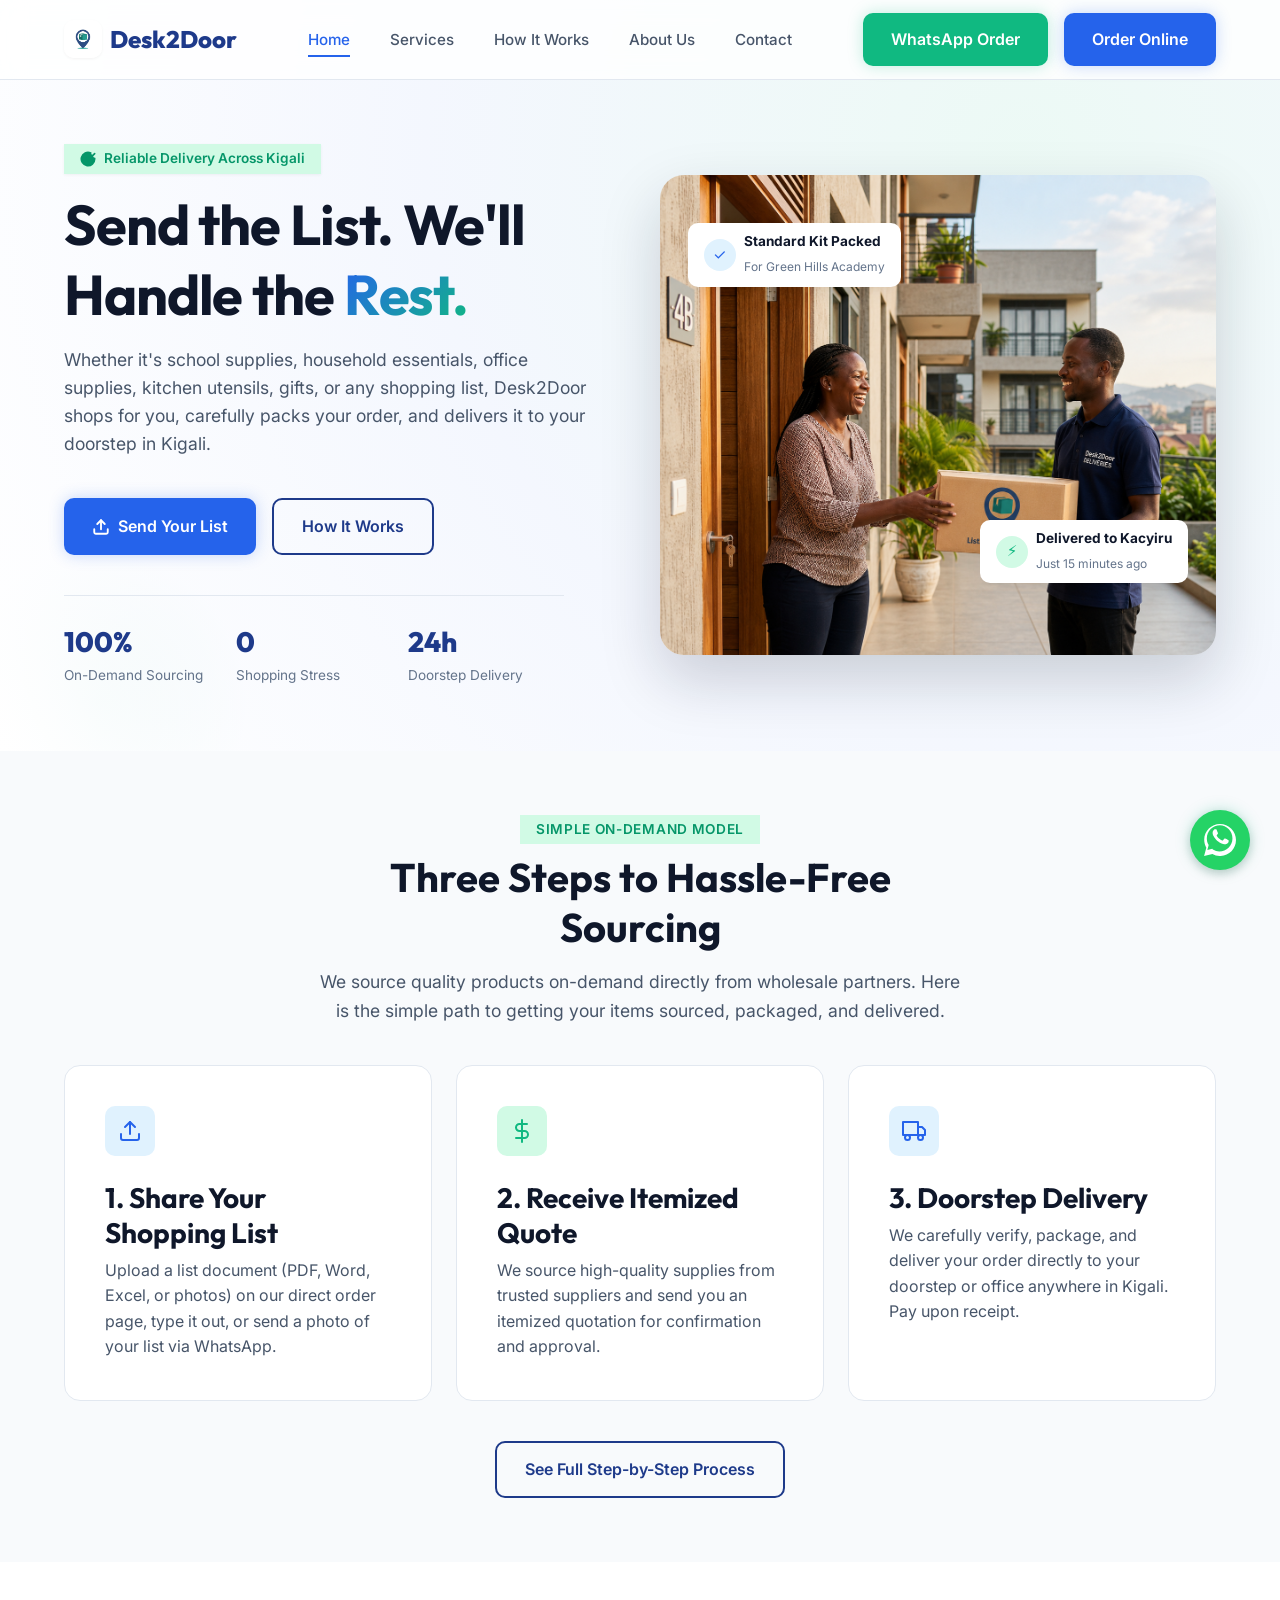
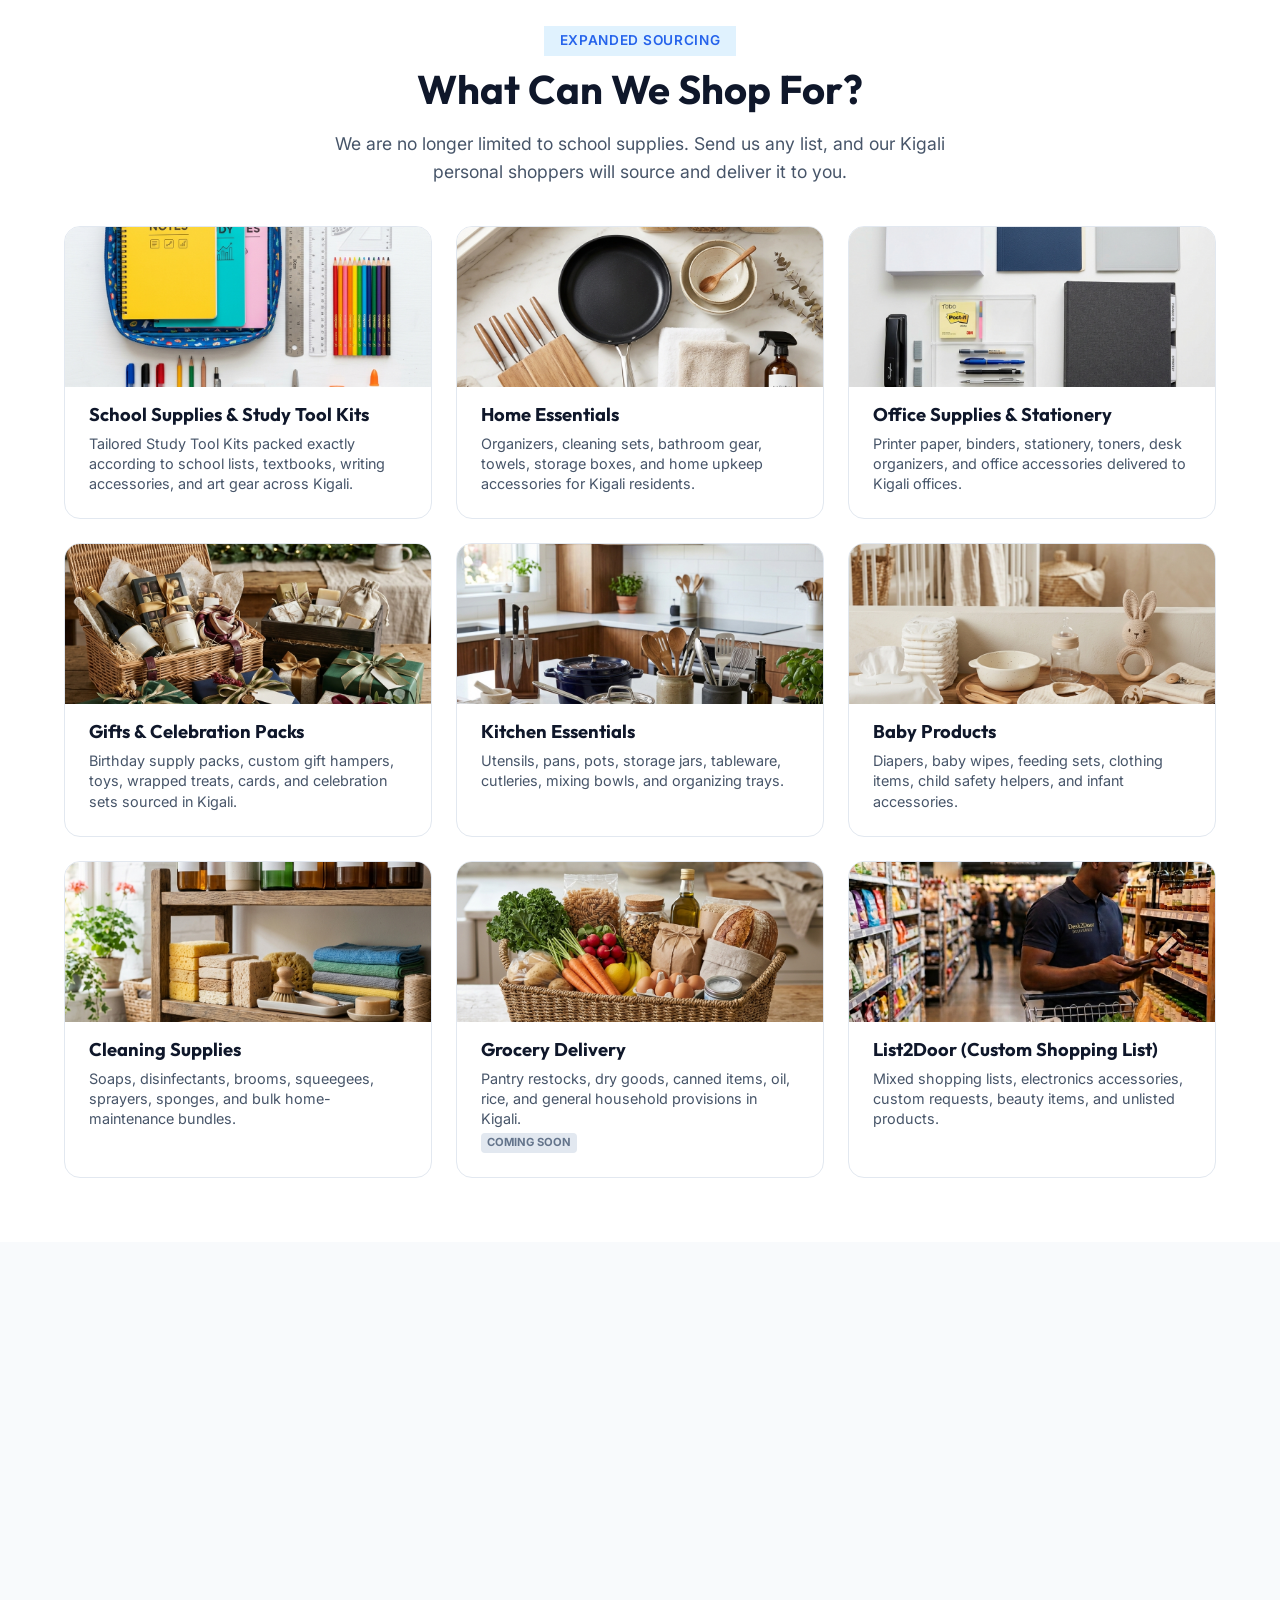
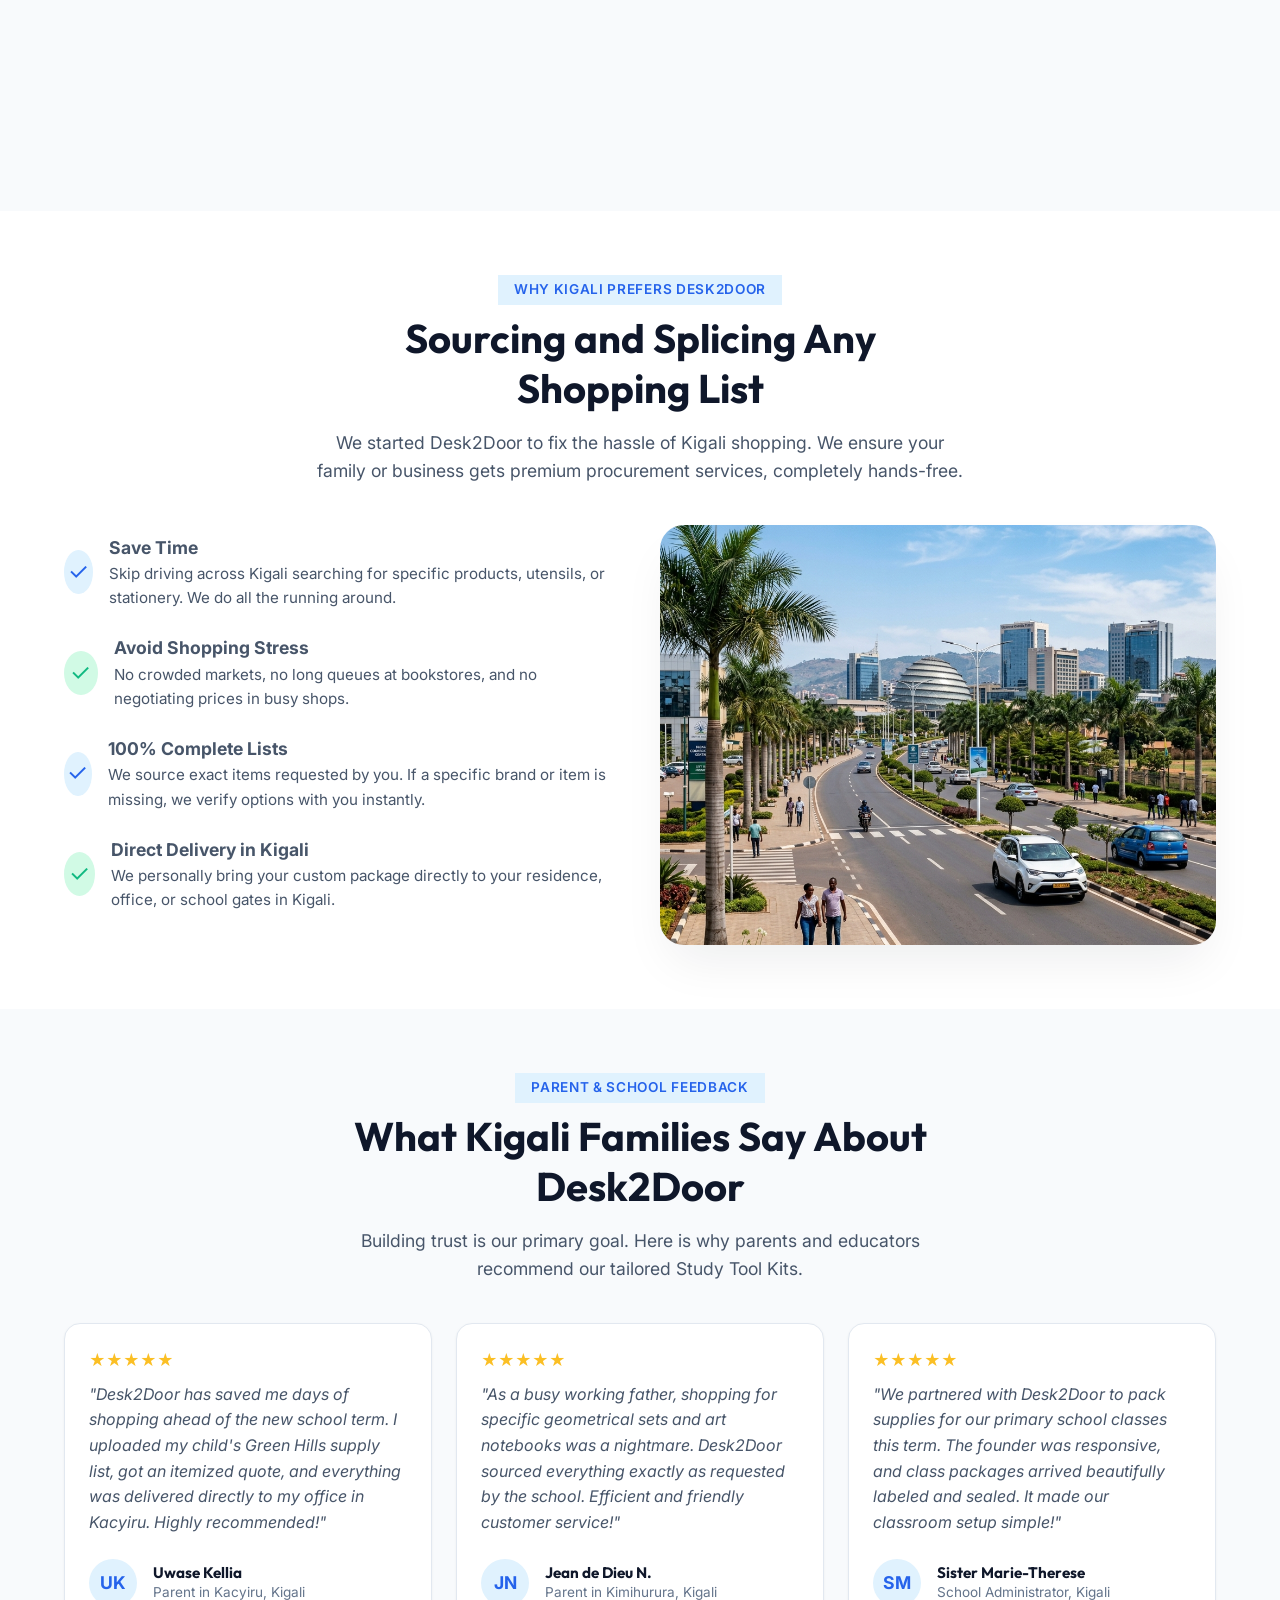
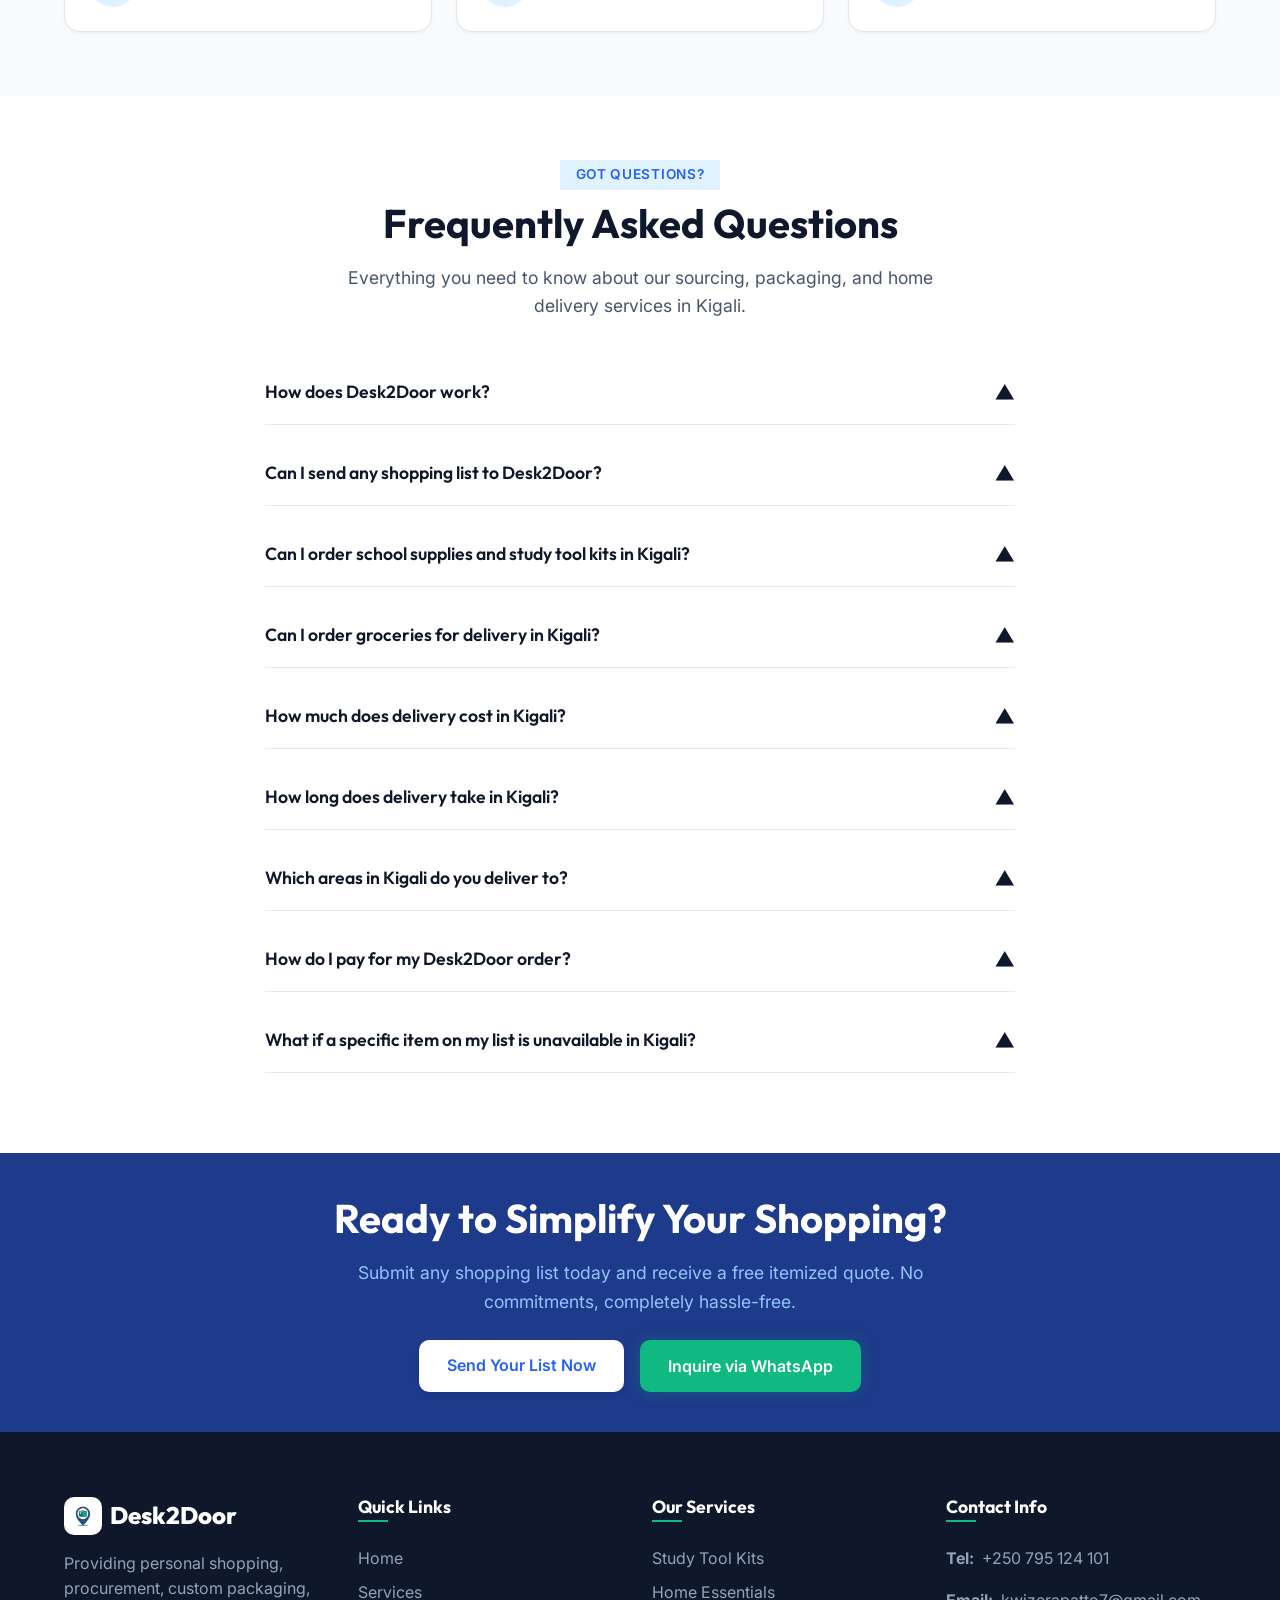
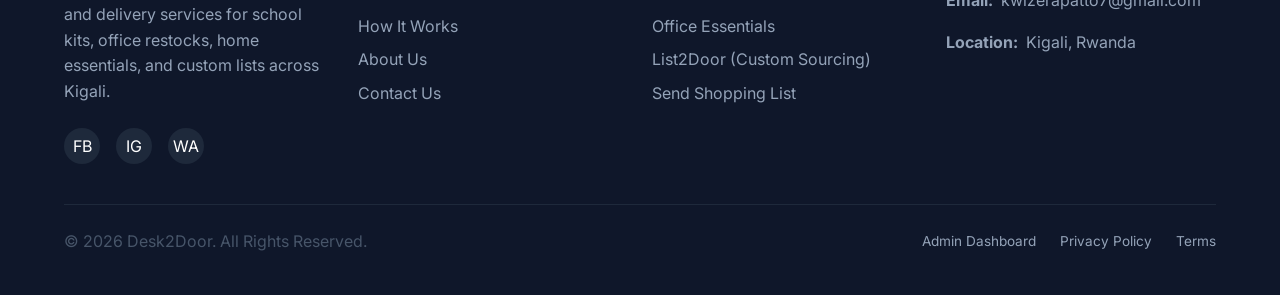
<file: index.html>
<!DOCTYPE html>
<html lang="en">
<head>
    <meta charset="UTF-8">
    <meta name="viewport" content="width=device-width, initial-scale=1.0">
    
    <!-- Primary SEO Metadata -->
    <title>Desk2Door | Personal Shopping, School Supplies & Grocery Delivery Kigali</title>
    <meta name="description" content="Desk2Door is Kigali's premier personal shopping and delivery service. Send your shopping list for school supplies, groceries, home essentials & office materials. We source, pack & deliver straight to your doorstep in Kigali, Rwanda.">
    <meta name="keywords" content="shopping delivery Kigali, personal shopping service Rwanda, grocery delivery Kigali, school supplies Kigali, stationery delivery Rwanda, office supplies Kigali, shopping assistant Kigali, send shopping list Rwanda, home delivery Kigali, custom shopping service Kigali, study tool kit Rwanda, school materials delivery Kigali, buy school supplies online Rwanda">
    <meta name="robots" content="index, follow, max-image-preview:large, max-snippet:-1, max-video-preview:-1">
    <link rel="canonical" href="https://desk2door.vercel.app/">
    <meta name="author" content="Desk2Door Rwanda">

    <!-- Open Graph / Facebook / WhatsApp Preview -->
    <meta property="og:type" content="website">
    <meta property="og:site_name" content="Desk2Door">
    <meta property="og:url" content="https://desk2door.vercel.app/">
    <meta property="og:title" content="Desk2Door - Personal Shopping & Delivery Service in Kigali">
    <meta property="og:description" content="Send the List. We'll Handle the Rest. Personalized shopping, study tool kits, groceries, and doorstep delivery across Kigali, Rwanda.">
    <meta property="og:image" content="https://desk2door.vercel.app/images/hero_delivery%202.png">
    <meta property="og:image:width" content="1200">
    <meta property="og:image:height" content="630">
    <meta property="og:image:alt" content="Desk2Door delivery courier bringing shopping package to customer in Kigali">
    <meta property="og:locale" content="en_US">

    <!-- Twitter Card Metadata -->
    <meta name="twitter:card" content="summary_large_image">
    <meta name="twitter:url" content="https://desk2door.vercel.app/">
    <meta name="twitter:title" content="Desk2Door | Personal Shopping & Delivery Kigali">
    <meta name="twitter:description" content="Send any shopping list for school supplies, groceries, or office materials. We source, pack, and deliver across Kigali.">
    <meta name="twitter:image" content="https://desk2door.vercel.app/images/hero_delivery%202.png">

    <!-- Google Search Console Ownership Verification -->
    <meta name="google-site-verification" content="G3HClYWnRwZtx4jNfzA7t0eRIgZ9YI30KUXnAtXKSQY" />
    
    <!-- Analytics Placeholders (GA4 / Clarity / GTM) -->
    <!-- Google Tag Manager / GA4: Add script tag here -->
    <!-- Microsoft Clarity: Add script tag here -->

    <!-- Favicons & App Icons -->
    <link rel="icon" type="image/x-icon" href="favicon.ico">
    <link rel="icon" type="image/png" sizes="32x32" href="images/favicon-32x32.png">
    <link rel="icon" type="image/png" sizes="16x16" href="images/favicon-16x16.png">
    <link rel="apple-touch-icon" sizes="180x180" href="images/apple-touch-icon.png">

    <!-- PWA Manifest & Theme -->
    <link rel="manifest" href="manifest.json">
    <meta name="theme-color" content="#1E3A8A">
    
    <!-- CSS Stylesheet -->
    <link rel="stylesheet" href="css/style.css">

    <!-- Schema.org JSON-LD Structured Data -->
    <script type="application/ld+json">
    {
      "@context": "https://schema.org",
      "@graph": [
        {
          "@type": "ShoppingService",
          "@id": "https://desk2door.vercel.app/#organization",
          "name": "Desk2Door",
          "url": "https://desk2door.vercel.app/",
          "logo": "https://desk2door.vercel.app/images/logo2.jpeg",
          "image": "https://desk2door.vercel.app/images/hero_delivery%202.png",
          "description": "Desk2Door provides personal shopping, procurement, custom packaging, and doorstep delivery for school supplies, groceries, household items, and office restocks across Kigali, Rwanda.",
          "telephone": "+250795124101",
          "email": "kwizerapatto7@gmail.com",
          "priceRange": "$$",
          "address": {
            "@type": "PostalAddress",
            "addressLocality": "Kigali",
            "addressRegion": "Gasabo / Nyarugenge / Kicukiro",
            "addressCountry": "RW"
          },
          "geo": {
            "@type": "GeoCoordinates",
            "latitude": "-1.9441",
            "longitude": "30.0619"
          },
          "areaServed": [
            "Kigali", "Kacyiru", "Remera", "Kimihurura", "Nyarutarama", "Kibagabaga", "Nyamirambo", "Kicukiro", "Kanombe", "Gikondo", "Kimironko", "Gasabo", "Nyarugenge"
          ],
          "openingHoursSpecification": [
            {
              "@type": "OpeningHoursSpecification",
              "dayOfWeek": ["Monday", "Tuesday", "Wednesday", "Thursday", "Friday", "Saturday"],
              "opens": "08:00",
              "closes": "19:00"
            }
          ],
          "sameAs": [
            "https://wa.me/250795124101"
          ]
        },
        {
          "@type": "WebSite",
          "@id": "https://desk2door.vercel.app/#website",
          "url": "https://desk2door.vercel.app/",
          "name": "Desk2Door",
          "description": "Send the List. We'll Handle the Rest. Shopping delivery service in Kigali, Rwanda.",
          "publisher": {
            "@id": "https://desk2door.vercel.app/#organization"
          }
        },
        {
          "@type": "FAQPage",
          "@id": "https://desk2door.vercel.app/#faq",
          "mainEntity": [
            {
              "@type": "Question",
              "name": "What kind of shopping lists can I send to Desk2Door?",
              "acceptedAnswer": {
                "@type": "Answer",
                "text": "You can send us school supply lists, grocery lists, office supply restocks, monthly home essentials, kitchenware items, custom baby/gift needs, or any shopping list. Upload files (PDF, Word, Excel, or photos) or type your list on our order page."
              }
            },
            {
              "@type": "Question",
              "name": "How long does delivery take in Kigali?",
              "acceptedAnswer": {
                "@type": "Answer",
                "text": "Once you approve your itemized quote, we source, verify, package, and deliver your order to your home or office in Kigali within 24 to 48 hours."
              }
            },
            {
              "@type": "Question",
              "name": "Which areas in Kigali do you deliver to?",
              "acceptedAnswer": {
                "@type": "Answer",
                "text": "Desk2Door delivers throughout all sectors of Kigali including Kacyiru, Remera, Kimihurura, Nyarutarama, Kibagabaga, Kimironko, Nyamirambo, Kicukiro, Kanombe, Gikondo, Rebero, and Kagugu."
              }
            },
            {
              "@type": "Question",
              "name": "How do I pay for my order?",
              "acceptedAnswer": {
                "@type": "Answer",
                "text": "We accept MTN Mobile Money (MoMo), bank transfers, and cash-on-delivery in Kigali. You receive an itemized quote and official payment coordinates before payment."
              }
            }
          ]
        }
      ]
    }
    </script>
</head>
<body>
    <a href="#main-content" class="skip-link">Skip to main content</a>

    <!-- STICKY HEADER -->
    <header class="header" id="mainHeader">
        <div class="container">
            <a href="index.html" class="logo">
                <img src="images/logo2.jpeg" alt="Desk2Door Logo" class="logo-icon-img">
                Desk2Door
            </a>
            
            <ul class="nav-menu">
                <li><a href="index.html" class="nav-link active">Home</a></li>
                <li><a href="services.html" class="nav-link">Services</a></li>
                <li><a href="how-it-works.html" class="nav-link">How It Works</a></li>
                <li><a href="about.html" class="nav-link">About Us</a></li>
                <li><a href="contact.html" class="nav-link">Contact</a></li>
            </ul>
            
            <div class="header-actions">
                <a href="https://wa.me/250795124101?text=Hi%20Desk2Door%2C%20I%27d%20like%20to%20place%20an%20order." class="btn btn-secondary" target="_blank" rel="noopener">WhatsApp Order</a>
                <a href="order.html" class="btn btn-primary">Order Online</a>
            </div>
            
            <div class="hamburger">
                <span></span>
                <span></span>
                <span></span>
            </div>
        </div>
    </header>

    <!-- HERO SECTION -->
    <section class="hero" id="main-content">
        <div class="container grid-2">
            <div class="hero-content reveal">
                <div class="hero-tag">
                    <svg width="16" height="16" viewBox="0 0 24 24" fill="none" stroke="currentColor" stroke-width="2.5" stroke-linecap="round" stroke-linejoin="round"><path d="M22 11.08V12a10 10 0 1 1-5.93-9.14"></path><polyline points="22 4 12 14.01 9 11.01"></polyline></svg>
                    Reliable Delivery Across Kigali
                </div>
                <h1 class="hero-title">Send the List. We'll Handle the <span>Rest.</span></h1>
                <p class="hero-desc">Whether it's school supplies, household essentials, office supplies, kitchen utensils, gifts, or any shopping list, Desk2Door shops for you, carefully packs your order, and delivers it to your doorstep in Kigali.</p>
                <div class="hero-actions">
                    <a href="order.html" class="btn btn-primary">
                        <svg width="18" height="18" viewBox="0 0 24 24" fill="none" stroke="currentColor" stroke-width="2.5" stroke-linecap="round" stroke-linejoin="round"><path d="M21 15v4a2 2 0 0 1-2 2H5a2 2 0 0 1-2-2v-4"></path><polyline points="17 8 12 3 7 8"></polyline><line x1="12" y1="3" x2="12" y2="15"></line></svg>
                        Send Your List
                    </a>
                    <a href="how-it-works.html" class="btn btn-outline">
                        How It Works
                    </a>
                </div>
                <div class="hero-stats">
                    <div>
                        <div class="hero-stat-val">100%</div>
                        <div class="hero-stat-lbl">On-Demand Sourcing</div>
                    </div>
                    <div>
                        <div class="hero-stat-val">0</div>
                        <div class="hero-stat-lbl">Shopping Stress</div>
                    </div>
                    <div>
                        <div class="hero-stat-val">24h</div>
                        <div class="hero-stat-lbl">Doorstep Delivery</div>
                    </div>
                </div>
            </div>
            
            <div class="hero-image-wrapper reveal delay-200">
                <!-- Real delivery photograph -->
                <img
                    src="images/hero_delivery 2.png"
                    alt="A customer receiving a Desk2Door personal shopping delivery package at their doorstep in Kigali"
                    title="Desk2Door Personal Shopping & Doorstep Delivery Kigali"
                    class="hero-photo"
                    width="600"
                    height="600"
                    loading="eager"
                />
                
                <!-- Floating Micro-Interaction Badges -->
                <div class="floating-card floating-card-1">
                    <div class="floating-card-icon">✓</div>
                    <div class="floating-card-text">
                        <p>Standard Kit Packed</p>
                        <span>For Green Hills Academy</span>
                    </div>
                </div>
                <div class="floating-card floating-card-2">
                    <div class="floating-card-icon">⚡</div>
                    <div class="floating-card-text">
                        <p>Delivered to Kacyiru</p>
                        <span>Just 15 minutes ago</span>
                    </div>
                </div>
            </div>
        </div>
    </section>

    <!-- HOW IT WORKS OVERVIEW -->
    <section class="section section-alt">
        <div class="container">
            <div class="section-header reveal">
                <span class="tag tag-green">Simple On-Demand Model</span>
                <h2>Three Steps to Hassle-Free Sourcing</h2>
                <p>We source quality products on-demand directly from wholesale partners. Here is the simple path to getting your items sourced, packaged, and delivered.</p>
            </div>
            
            <div class="grid-3">
                <div class="benefit-card reveal delay-100">
                    <div class="benefit-icon-box flex-center">
                        <svg width="24" height="24" viewBox="0 0 24 24" fill="none" stroke="currentColor" stroke-width="2" stroke-linecap="round" stroke-linejoin="round"><path d="M21 15v4a2 2 0 0 1-2 2H5a2 2 0 0 1-2-2v-4"></path><polyline points="17 8 12 3 7 8"></polyline><line x1="12" y1="3" x2="12" y2="15"></line></svg>
                    </div>
                    <h3>1. Share Your Shopping List</h3>
                    <p>Upload a list document (PDF, Word, Excel, or photos) on our direct order page, type it out, or send a photo of your list via WhatsApp.</p>
                </div>
                
                <div class="benefit-card reveal delay-200">
                    <div class="benefit-icon-box flex-center">
                        <svg width="24" height="24" viewBox="0 0 24 24" fill="none" stroke="currentColor" stroke-width="2" stroke-linecap="round" stroke-linejoin="round"><line x1="12" y1="1" x2="12" y2="23"></line><path d="M17 5H9.5a3.5 3.5 0 0 0 0 7h5a3.5 3.5 0 0 1 0 7H6"></path></svg>
                    </div>
                    <h3>2. Receive Itemized Quote</h3>
                    <p>We source high-quality supplies from trusted suppliers and send you an itemized quotation for confirmation and approval.</p>
                </div>
                
                <div class="benefit-card reveal delay-300">
                    <div class="benefit-icon-box flex-center">
                        <svg width="24" height="24" viewBox="0 0 24 24" fill="none" stroke="currentColor" stroke-width="2" stroke-linecap="round" stroke-linejoin="round"><rect x="1" y="3" width="15" height="13"></rect><polygon points="16 8 20 8 23 11 23 16 16 16 16 8"></polygon><circle cx="5.5" cy="18.5" r="2.5"></circle><circle cx="18.5" cy="18.5" r="2.5"></circle></svg>
                    </div>
                    <h3>3. Doorstep Delivery</h3>
                    <p>We carefully verify, package, and deliver your order directly to your doorstep or office anywhere in Kigali. Pay upon receipt.</p>
                </div>
            </div>
            
            <div style="text-align: center; margin-top: var(--space-xl);" class="reveal">
                <a href="how-it-works.html" class="btn btn-outline">See Full Step-by-Step Process</a>
            </div>
        </div>
    </section>

    <!-- WHAT CAN WE SHOP FOR SECTION -->
    <section class="section">
        <div class="container">
            <div class="section-header reveal">
                <span class="tag">Expanded Sourcing</span>
                <h2>What Can We Shop For?</h2>
                <p>We are no longer limited to school supplies. Send us any list, and our Kigali personal shoppers will source and deliver it to you.</p>
            </div>
            
            <div class="categories-grid">
                <!-- 1. School Supplies -->
                <div class="category-card reveal delay-100">
                    <img src="images/study_kit.jpg" alt="School supplies and study kit in Kigali" title="School Supplies & Study Tool Kits Kigali" class="category-card-photo" width="400" height="400" loading="lazy">
                    <div class="category-card-content">
                        <h3>School Supplies & Study Tool Kits</h3>
                        <p>Tailored Study Tool Kits packed exactly according to school lists, textbooks, writing accessories, and art gear across Kigali.</p>
                    </div>
                </div>
                <!-- 2. Home Essentials -->
                <div class="category-card reveal delay-200">
                    <img src="images/home_essentials.jpg" alt="Home essentials and household products delivery Kigali" title="Home Essentials Delivery Kigali" class="category-card-photo" width="400" height="400" loading="lazy">
                    <div class="category-card-content">
                        <h3>Home Essentials</h3>
                        <p>Organizers, cleaning sets, bathroom gear, towels, storage boxes, and home upkeep accessories for Kigali residents.</p>
                    </div>
                </div>
                <!-- 3. Office Supplies -->
                <div class="category-card reveal delay-300">
                    <img src="images/office_essentials.jpg" alt="Office supplies and stationery delivery Kigali Rwanda" title="Office Supplies & Stationery Delivery Rwanda" class="category-card-photo" width="400" height="400" loading="lazy">
                    <div class="category-card-content">
                        <h3>Office Supplies & Stationery</h3>
                        <p>Printer paper, binders, stationery, toners, desk organizers, and office accessories delivered to Kigali offices.</p>
                    </div>
                </div>
                <!-- 4. Gifts -->
                <div class="category-card reveal delay-100">
                    <img src="images/gifts.png" alt="Gifts and celebration hampers delivery Kigali" title="Gift Shopping Service Kigali" class="category-card-photo" width="400" height="400" loading="lazy">
                    <div class="category-card-content">
                        <h3>Gifts & Celebration Packs</h3>
                        <p>Birthday supply packs, custom gift hampers, toys, wrapped treats, cards, and celebration sets sourced in Kigali.</p>
                    </div>
                </div>
                <!-- 5. Kitchen Essentials -->
                <div class="category-card reveal delay-200">
                    <img src="images/kitchen.png" alt="Kitchen utensils and tableware delivery Kigali" title="Kitchen Essentials Personal Shopping Kigali" class="category-card-photo" width="400" height="400" loading="lazy">
                    <div class="category-card-content">
                        <h3>Kitchen Essentials</h3>
                        <p>Utensils, pans, pots, storage jars, tableware, cutleries, mixing bowls, and organizing trays.</p>
                    </div>
                </div>
                <!-- 6. Baby Products -->
                <div class="category-card reveal delay-300">
                    <img src="images/baby_products.png" alt="Baby products delivery Kigali" title="Baby Care Products Sourcing Kigali" class="category-card-photo" width="400" height="400" loading="lazy">
                    <div class="category-card-content">
                        <h3>Baby Products</h3>
                        <p>Diapers, baby wipes, feeding sets, clothing items, child safety helpers, and infant accessories.</p>
                    </div>
                </div>
                <!-- 7. Cleaning Supplies -->
                <div class="category-card reveal delay-100">
                    <img src="images/cleaning_supplies.png" alt="Cleaning supplies delivery Kigali" title="Home & Office Cleaning Supplies Kigali" class="category-card-photo" width="400" height="400" loading="lazy">
                    <div class="category-card-content">
                        <h3>Cleaning Supplies</h3>
                        <p>Soaps, disinfectants, brooms, squeegees, sprayers, sponges, and bulk home-maintenance bundles.</p>
                    </div>
                </div>
                <!-- 8. Grocery Essentials -->
                <div class="category-card reveal delay-200">
                    <img src="images/groceries.png" alt="Grocery delivery Kigali Rwanda" title="Grocery Delivery Kigali" class="category-card-photo" width="400" height="400" loading="lazy">
                    <div class="category-card-content">
                        <h3>Grocery Delivery</h3>
                        <p>Pantry restocks, dry goods, canned items, oil, rice, and general household provisions in Kigali.<br><span class="category-card-badge">Coming Soon</span></p>
                    </div>
                </div>
                <!-- 9. List2Door -->
                <div class="category-card reveal delay-300">
                    <img src="images/list2door2.png" alt="Personal shopping assistant sourcing items with shopping list in Kigali market" title="List2Door Custom Shopping Assistant Rwanda" class="category-card-photo" width="400" height="400" loading="lazy">
                    <div class="category-card-content">
                        <h3>List2Door (Custom Shopping List)</h3>
                        <p>Mixed shopping lists, electronics accessories, custom requests, beauty items, and unlisted products.</p>
                    </div>
                </div>
            </div>
        </div>
    </section>

    <!-- SMART LISTS SECTION -->
    <section class="section section-alt">
        <div class="container">
            <div class="section-header reveal">
                <span class="tag tag-green">One-Click Reordering</span>
                <h2>Smart Lists</h2>
                <p>Save your frequently used lists to duplicate, edit, or reorder instantly in the future. Check out the mock previews below.</p>
            </div>
            
            <div class="smart-lists-container">
                <!-- List 1: Back-to-school -->
                <div class="smart-list-card reveal delay-100">
                    <div class="smart-list-header">
                        <span class="smart-list-icon">
                            <svg viewBox="0 0 24 24"><path d="M4 19.5A2.5 2.5 0 0 1 6.5 17H20"></path><path d="M6.5 2H20v20H6.5A2.5 2.5 0 0 1 4 19.5v-15A2.5 2.5 0 0 1 6.5 2z"></path></svg>
                        </span>
                        <h4 class="smart-list-title">Back-to-School List</h4>
                    </div>
                    <ul class="smart-list-items">
                        <li>12x Exercise Books (ruled)</li>
                        <li>1x Mathematical Set (Geometrical)</li>
                        <li>1x Casio Scientific Calculator</li>
                        <li>6x Blue & Black Ballpoint Pens</li>
                    </ul>
                    <div class="smart-list-actions">
                        <button class="smart-list-btn">Reorder</button>
                        <button class="smart-list-btn">Edit</button>
                    </div>
                </div>
                <!-- List 2: Monthly Home Essentials -->
                <div class="smart-list-card reveal delay-200">
                    <div class="smart-list-header">
                        <span class="smart-list-icon">
                            <svg viewBox="0 0 24 24"><path d="M3 9l9-7 9 7v11a2 2 0 0 1-2 2H5a2 2 0 0 1-2-2z"></path><polyline points="9 22 9 12 15 12 15 22"></polyline></svg>
                        </span>
                        <h4 class="smart-list-title">Monthly Home Essentials</h4>
                    </div>
                    <ul class="smart-list-items">
                        <li>5kg Basmati Rice (Premium)</li>
                        <li>3L Sunflower Cooking Oil</li>
                        <li>1x Kitchen Sponge Pack (x4)</li>
                        <li>2L Dishwashing Liquid Soap</li>
                    </ul>
                    <div class="smart-list-actions">
                        <button class="smart-list-btn">Reorder</button>
                        <button class="smart-list-btn">Edit</button>
                    </div>
                </div>
                <!-- List 3: Office Restock -->
                <div class="smart-list-card reveal delay-300">
                    <div class="smart-list-header">
                        <span class="smart-list-icon">
                            <svg viewBox="0 0 24 24"><rect x="4" y="2" width="16" height="20" rx="2" ry="2"></rect><line x1="9" y1="22" x2="9" y2="16"></line><line x1="15" y1="22" x2="15" y2="16"></line><line x1="9" y1="16" x2="15" y2="16"></line><path d="M8 6h8"></path><path d="M8 10h8"></path></svg>
                        </span>
                        <h4 class="smart-list-title">Office Restock</h4>
                    </div>
                    <ul class="smart-list-items">
                        <li>3x Reams A4 Printer Paper (80gsm)</li>
                        <li>2x Blue Ring Binders (3 inch)</li>
                        <li>1x Black Toner Cartridge (HP compatible)</li>
                        <li>1x Sticky Notes Pad Pack (x5)</li>
                    </ul>
                    <div class="smart-list-actions">
                        <button class="smart-list-btn">Reorder</button>
                        <button class="smart-list-btn">Edit</button>
                    </div>
                </div>
            </div>
        </div>
    </section>

    <!-- BENEFITS SECTION -->
    <section class="section">
        <div class="container">
            <div class="section-header reveal">
                <span class="tag">Why Kigali Prefers Desk2Door</span>
                <h2>Sourcing and Splicing Any Shopping List</h2>
                <p>We started Desk2Door to fix the hassle of Kigali shopping. We ensure your family or business gets premium procurement services, completely hands-free.</p>
            </div>
            
            <div class="grid-2">
                <div style="display: flex; flex-direction: column; justify-content: center;" class="reveal">
                    <ul class="pricing-features" style="margin-bottom: 0;">
                        <li style="font-size: 1.1rem; margin-bottom: var(--space-lg);">
                            <div class="benefit-icon-box flex-center" style="width: 44px; height: 44px; margin-bottom: 0; margin-right: var(--space-sm); border-radius: var(--radius-round);">✓</div>
                            <div>
                                <strong>Save Time</strong>
                                <p style="font-size: 0.95rem;">Skip driving across Kigali searching for specific products, utensils, or stationery. We do all the running around.</p>
                            </div>
                        </li>
                        <li style="font-size: 1.1rem; margin-bottom: var(--space-lg);">
                            <div class="benefit-icon-box flex-center" style="width: 44px; height: 44px; margin-bottom: 0; margin-right: var(--space-sm); border-radius: var(--radius-round); background-color: var(--accent-green); color: var(--secondary);">✓</div>
                            <div>
                                <strong>Avoid Shopping Stress</strong>
                                <p style="font-size: 0.95rem;">No crowded markets, no long queues at bookstores, and no negotiating prices in busy shops.</p>
                            </div>
                        </li>
                        <li style="font-size: 1.1rem; margin-bottom: var(--space-lg);">
                            <div class="benefit-icon-box flex-center" style="width: 44px; height: 44px; margin-bottom: 0; margin-right: var(--space-sm); border-radius: var(--radius-round);">✓</div>
                            <div>
                                <strong>100% Complete Lists</strong>
                                <p style="font-size: 0.95rem;">We source exact items requested by you. If a specific brand or item is missing, we verify options with you instantly.</p>
                            </div>
                        </li>
                        <li style="font-size: 1.1rem; margin-bottom: var(--space-lg);">
                            <div class="benefit-icon-box flex-center" style="width: 44px; height: 44px; margin-bottom: 0; margin-right: var(--space-sm); border-radius: var(--radius-round); background-color: var(--accent-green); color: var(--secondary);">✓</div>
                            <div>
                                <strong>Direct Delivery in Kigali</strong>
                                <p style="font-size: 0.95rem;">We personally bring your custom package directly to your residence, office, or school gates in Kigali.</p>
                            </div>
                        </li>
                    </ul>
                </div>
                
                <div class="reveal delay-200 flex-center">
                    <img
                        src="images/kigali_street_traffic.jpg"
                        alt="A clean and modern street in Kigali, Rwanda — the city where Desk2Door delivers your shopping"
                        title="Shopping and delivery service across Kigali, Rwanda"
                        width="500"
                        height="500"
                        loading="lazy"
                        style="width: 100%; height: auto; border-radius: var(--radius-xl); box-shadow: var(--shadow-xl); object-fit: cover; max-height: 420px;"
                    >
                </div>
            </div>
        </div>
    </section>

    <!-- TESTIMONIALS SECTION -->
    <section class="section section-alt">
        <div class="container">
            <div class="section-header reveal">
                <span class="tag">Parent & School Feedback</span>
                <h2>What Kigali Families Say About Desk2Door</h2>
                <p>Building trust is our primary goal. Here is why parents and educators recommend our tailored Study Tool Kits.</p>
            </div>
            
            <div class="grid-3">
                <div class="testimonial-card reveal delay-100">
                    <div class="star-rating">★★★★★</div>
                    <p class="testimonial-text">"Desk2Door has saved me days of shopping ahead of the new school term. I uploaded my child's Green Hills supply list, got an itemized quote, and everything was delivered directly to my office in Kacyiru. Highly recommended!"</p>
                    <div class="testimonial-author">
                        <div class="testimonial-author-img flex-center">UK</div>
                        <div class="testimonial-author-info">
                            <h4>Uwase Kellia</h4>
                            <p>Parent in Kacyiru, Kigali</p>
                        </div>
                    </div>
                </div>
                
                <div class="testimonial-card reveal delay-200">
                    <div class="star-rating">★★★★★</div>
                    <p class="testimonial-text">"As a busy working father, shopping for specific geometrical sets and art notebooks was a nightmare. Desk2Door sourced everything exactly as requested by the school. Efficient and friendly customer service!"</p>
                    <div class="testimonial-author">
                        <div class="testimonial-author-img flex-center">JN</div>
                        <div class="testimonial-author-info">
                            <h4>Jean de Dieu N.</h4>
                            <p>Parent in Kimihurura, Kigali</p>
                        </div>
                    </div>
                </div>
                
                <div class="testimonial-card reveal delay-300">
                    <div class="star-rating">★★★★★</div>
                    <p class="testimonial-text">"We partnered with Desk2Door to pack supplies for our primary school classes this term. The founder was responsive, and class packages arrived beautifully labeled and sealed. It made our classroom setup simple!"</p>
                    <div class="testimonial-author">
                        <div class="testimonial-author-img flex-center">SM</div>
                        <div class="testimonial-author-info">
                            <h4>Sister Marie-Therese</h4>
                            <p>School Administrator, Kigali</p>
                        </div>
                    </div>
                </div>
            </div>
        </div>
    </section>

    <!-- FREQUENTLY ASKED QUESTIONS -->
    <section class="section">
        <div class="container">
            <div class="section-header reveal">
                <span class="tag">Got Questions?</span>
                <h2>Frequently Asked Questions</h2>
                <p>Everything you need to know about our sourcing, packaging, and home delivery services in Kigali.</p>
            </div>
            
            <div class="faq-list">
                <div class="faq-item reveal">
                    <div class="faq-question" role="button" aria-expanded="false" tabindex="0">
                        <span>How does Desk2Door work?</span>
                        <span class="faq-toggle-icon">▼</span>
                    </div>
                    <div class="faq-answer" role="region">
                        <div class="faq-answer-content">
                            Desk2Door is a personal shopping and delivery service in Kigali, Rwanda. Simply send us your shopping list (school supplies, groceries, home essentials, office stationery, or any items), and our team will source everything from trusted suppliers, package your order carefully, and deliver it directly to your doorstep within 24 to 48 hours.
                        </div>
                    </div>
                </div>

                <div class="faq-item reveal">
                    <div class="faq-question" role="button" aria-expanded="false" tabindex="0">
                        <span>Can I send any shopping list to Desk2Door?</span>
                        <span class="faq-toggle-icon">▼</span>
                    </div>
                    <div class="faq-answer" role="region">
                        <div class="faq-answer-content">
                            Yes! You can send us school supply lists, grocery lists, office supply restocks, monthly home essentials, kitchenware items, custom baby and gift needs, or any miscellaneous shopping list. You can upload files (PDF, Word, Excel, or photos of handwritten lists) or type your list directly on our <a href="order.html">order page</a>.
                        </div>
                    </div>
                </div>
                
                <div class="faq-item reveal">
                    <div class="faq-question" role="button" aria-expanded="false" tabindex="0">
                        <span>Can I order school supplies and study tool kits in Kigali?</span>
                        <span class="faq-toggle-icon">▼</span>
                    </div>
                    <div class="faq-answer" role="region">
                        <div class="faq-answer-content">
                            Absolutely. School supplies are our speciality. Upload your child's school supply list and we will source every item, from exercise books and mathematical sets to art supplies and calculators. We offer Basic, Standard, and Premium <a href="services.html">Study Tool Kit</a> tiers, all custom-packed to match your school's exact requirements and delivered across Kigali.
                        </div>
                    </div>
                </div>

                <div class="faq-item reveal">
                    <div class="faq-question" role="button" aria-expanded="false" tabindex="0">
                        <span>Can I order groceries for delivery in Kigali?</span>
                        <span class="faq-toggle-icon">▼</span>
                    </div>
                    <div class="faq-answer" role="region">
                        <div class="faq-answer-content">
                            Grocery delivery is coming soon to Desk2Door. We are expanding our sourcing capabilities to include pantry essentials, dry goods, rice, cooking oil, and general household provisions. In the meantime, you can send us any non-perishable grocery list via our <a href="order.html">order form</a> or WhatsApp to check availability.
                        </div>
                    </div>
                </div>

                <div class="faq-item reveal">
                    <div class="faq-question" role="button" aria-expanded="false" tabindex="0">
                        <span>How much does delivery cost in Kigali?</span>
                        <span class="faq-toggle-icon">▼</span>
                    </div>
                    <div class="faq-answer" role="region">
                        <div class="faq-answer-content">
                            Our price consists of the direct market cost of the supplies (we purchase from wholesale suppliers in Kigali to get the best rates) plus a small service and delivery fee depending on the order size and your location. Central Kigali areas like Kacyiru, Kimihurura, and Nyarutarama start at 1,500 RWF. We always provide an itemized quote so you see exactly what each item costs before confirming.
                        </div>
                    </div>
                </div>
                
                <div class="faq-item reveal">
                    <div class="faq-question" role="button" aria-expanded="false" tabindex="0">
                        <span>How long does delivery take in Kigali?</span>
                        <span class="faq-toggle-icon">▼</span>
                    </div>
                    <div class="faq-answer" role="region">
                        <div class="faq-answer-content">
                            Since we purchase items on-demand after you order, it typically takes 24 to 48 hours from the time you approve the quotation for us to source, verify, package, and deliver your items to your doorstep anywhere in Kigali.
                        </div>
                    </div>
                </div>

                <div class="faq-item reveal">
                    <div class="faq-question" role="button" aria-expanded="false" tabindex="0">
                        <span>Which areas in Kigali do you deliver to?</span>
                        <span class="faq-toggle-icon">▼</span>
                    </div>
                    <div class="faq-answer" role="region">
                        <div class="faq-answer-content">
                            We deliver throughout all sectors of Kigali including Kacyiru, Kimihurura, Kiyovu, Nyarutarama, Remera, Kibagabaga, Kimironko, Kanombe, Kicukiro, Gikondo, Rebero, Nyamirambo, and Kagugu. Delivery is available across Gasabo, Nyarugenge, and Kicukiro districts. See our <a href="contact.html">delivery zones and pricing</a> for more details.
                        </div>
                    </div>
                </div>
                
                <div class="faq-item reveal">
                    <div class="faq-question" role="button" aria-expanded="false" tabindex="0">
                        <span>How do I pay for my Desk2Door order?</span>
                        <span class="faq-toggle-icon">▼</span>
                    </div>
                    <div class="faq-answer" role="region">
                        <div class="faq-answer-content">
                            We currently accept Mobile Money (MTN MoMo), bank transfers, and cash-on-delivery in Kigali. You will receive an invoice with our official payment coordinates along with your itemized quotation.
                        </div>
                    </div>
                </div>
                
                <div class="faq-item reveal">
                    <div class="faq-question" role="button" aria-expanded="false" tabindex="0">
                        <span>What if a specific item on my list is unavailable in Kigali?</span>
                        <span class="faq-toggle-icon">▼</span>
                    </div>
                    <div class="faq-answer" role="region">
                        <div class="faq-answer-content">
                            If an item is out of stock in Kigali, we will contact you immediately via WhatsApp or phone. We will propose high-quality alternatives, adjust the quote if necessary, or omit the item according to your preference. You always have full control over your order.
                        </div>
                    </div>
                </div>
            </div>
        </div>
    </section>

    <!-- CALL TO ACTION (CTA) SECTION -->
    <section class="section" style="background-color: var(--primary); color: var(--white); padding: var(--space-xl) 0;">
        <div class="container" style="text-align: center;">
            <h2 style="color: var(--white); margin-bottom: var(--space-md);">Ready to Simplify Your Shopping?</h2>
            <p style="color: #93C5FD; max-width: 600px; margin: 0 auto var(--space-lg) auto; font-size: 1.1rem;">Submit any shopping list today and receive a free itemized quote. No commitments, completely hassle-free.</p>
            <div style="display: flex; gap: var(--space-md); justify-content: center; flex-wrap: wrap;">
                <a href="order.html" class="btn btn-white">Send Your List Now</a>
                <button class="btn btn-secondary" data-wa-trigger="whatsapp_order">Inquire via WhatsApp</button>
            </div>
        </div>
    </section>

    <!-- FOOTER -->
    <footer class="footer">
        <div class="container">
            <div class="grid-4 footer-top">
                <div class="footer-col">
                    <a href="index.html" class="footer-logo">
                        <img src="images/logo2.jpeg" alt="Desk2Door Logo" class="logo-icon-img">
                        Desk2Door
                    </a>
                    <p class="footer-desc">Providing personal shopping, procurement, custom packaging, and delivery services for school kits, office restocks, home essentials, and custom lists across Kigali.</p>
                    <div class="footer-socials">
                        <a href="#" class="footer-social-icon flex-center">FB</a>
                        <a href="#" class="footer-social-icon flex-center">IG</a>
                        <button class="footer-social-icon flex-center" data-wa-trigger="whatsapp_order" style="cursor:pointer; border:none;">WA</button>
                    </div>
                </div>
                <div class="footer-col">
                    <h4>Quick Links</h4>
                    <ul class="footer-links">
                        <li><a href="index.html">Home</a></li>
                        <li><a href="services.html">Services</a></li>
                        <li><a href="how-it-works.html">How It Works</a></li>
                        <li><a href="about.html">About Us</a></li>
                        <li><a href="contact.html">Contact Us</a></li>
                    </ul>
                </div>
                <div class="footer-col">
                    <h4>Our Services</h4>
                    <ul class="footer-links">
                        <li><a href="services.html">Study Tool Kits</a></li>
                        <li><a href="services.html">Home Essentials</a></li>
                        <li><a href="services.html">Office Essentials</a></li>
                        <li><a href="services.html">List2Door (Custom Sourcing)</a></li>
                        <li><a href="order.html">Send Shopping List</a></li>
                    </ul>
                </div>
                <div class="footer-col">
                    <h4>Contact Info</h4>
                    <ul class="footer-contact-info">
                        <li>
                            <strong>Tel:</strong> +250 795 124 101
                        </li>
                        <li>
                            <strong>Email:</strong> kwizerapatto7@gmail.com
                        </li>
                        <li>
                            <strong>Location:</strong> Kigali, Rwanda
                        </li>
                    </ul>
                </div>
            </div>
            <div class="footer-bottom">
                <p>&copy; 2026 Desk2Door. All Rights Reserved.</p>
                <div class="footer-bottom-links">
                    <a href="admin.html">Admin Dashboard</a>
                    <a href="#">Privacy Policy</a>
                    <a href="#">Terms</a>
                </div>
            </div>
        </div>
    </footer>

    <!-- WHATSAPP FLOATING BUTTON -->
    <a href="#" class="whatsapp-float flex-center" aria-label="Chat on WhatsApp">
        <svg viewBox="0 0 24 24" width="32" height="32" fill="currentColor">
            <path d="M.057 24l1.687-6.163c-1.041-1.804-1.588-3.849-1.587-5.946C.06 5.348 5.397.01 12.008.01c3.202.001 6.212 1.248 8.477 3.517 2.266 2.268 3.507 5.28 3.505 8.484-.004 6.657-5.34 11.997-11.953 11.997-2.005-.001-3.973-.504-5.729-1.464L0 24zm6.59-4.846c1.6.95 3.188 1.449 4.825 1.451 5.436 0 9.86-4.37 9.864-9.799.002-2.63-1.023-5.101-2.885-6.963C16.788 2.016 14.316.99 11.992.99c-5.442 0-9.87 4.372-9.874 9.802-.001 1.768.479 3.49 1.39 5.031l-.993 3.624 3.737-.977zm11.272-7.225c-.297-.148-1.758-.867-2.03-.967-.273-.099-.471-.148-.669.149-.197.297-.767.966-.94 1.164-.173.199-.347.223-.644.075-.297-.15-1.255-.463-2.39-1.475-.883-.788-1.48-1.761-1.653-2.059-.173-.297-.018-.458.13-.606.134-.133.298-.347.446-.52.149-.174.198-.298.298-.497.099-.198.05-.371-.025-.52-.075-.149-.669-1.612-.916-2.207-.242-.579-.487-.5-.669-.51-.173-.008-.371-.01-.568-.01-.198 0-.52.074-.792.372-.272.297-1.04 1.016-1.04 2.479 0 1.462 1.065 2.875 1.213 3.074.149.198 2.096 3.2 5.077 4.487.709.306 1.262.489 1.694.625.712.227 1.36.195 1.871.118.571-.085 1.758-.719 2.006-1.413.248-.694.248-1.289.173-1.413-.074-.124-.272-.198-.57-.347z"/>
        </svg>
    </a>

    <!-- SCRIPTS -->
    <script src="js/main.js"></script>
    <script>
        // Custom Accordion logic for FAQ
        const faqItems = document.querySelectorAll('.faq-item');
        faqItems.forEach(item => {
            const question = item.querySelector('.faq-question');
            question.addEventListener('click', () => {
                // Close other items
                faqItems.forEach(otherItem => {
                    if (otherItem !== item && otherItem.classList.contains('active')) {
                        otherItem.classList.remove('active');
                        otherItem.querySelector('.faq-answer').style.maxHeight = null;
                    }
                });
                
                // Toggle active on clicked item
                item.classList.toggle('active');
                const answer = item.querySelector('.faq-answer');
                if (item.classList.contains('active')) {
                    answer.style.maxHeight = answer.scrollHeight + 'px';
                } else {
                    answer.style.maxHeight = null;
                }
            });
        });
    </script>
</body>
</html>
</file>
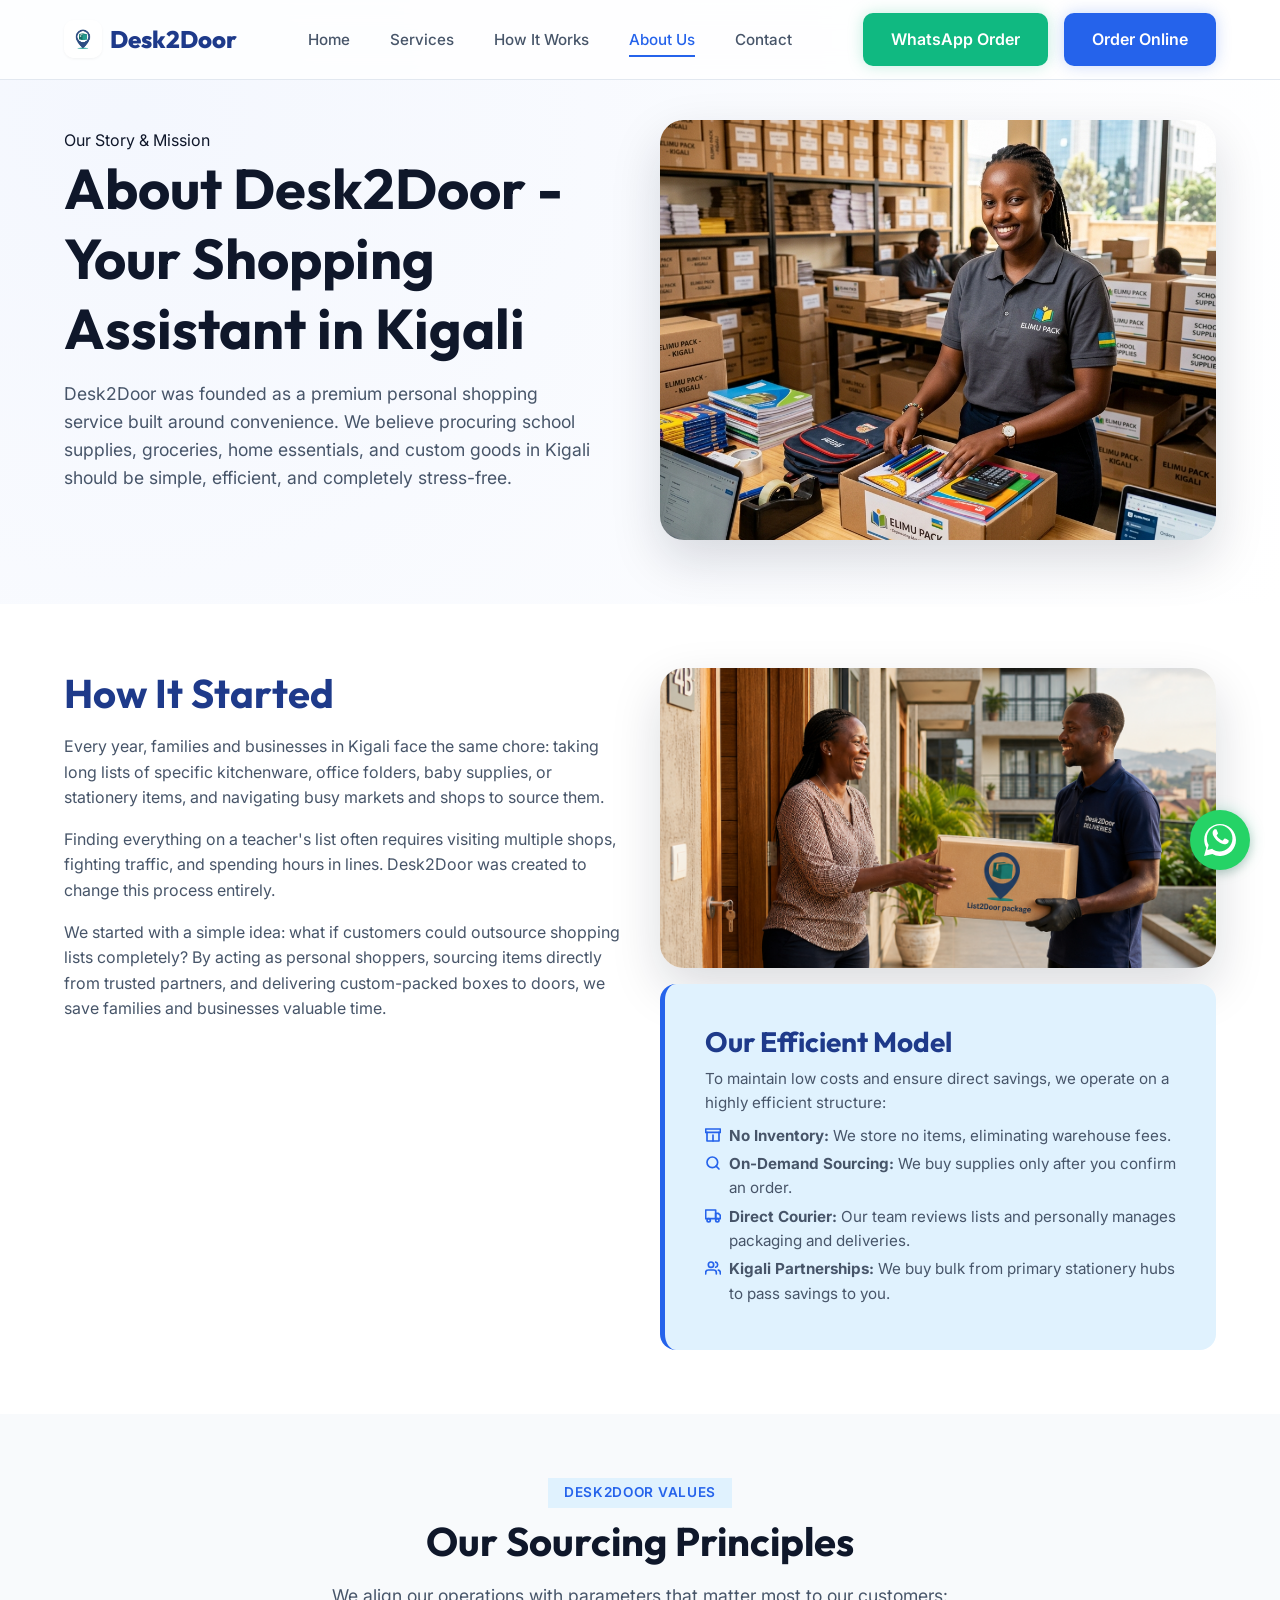
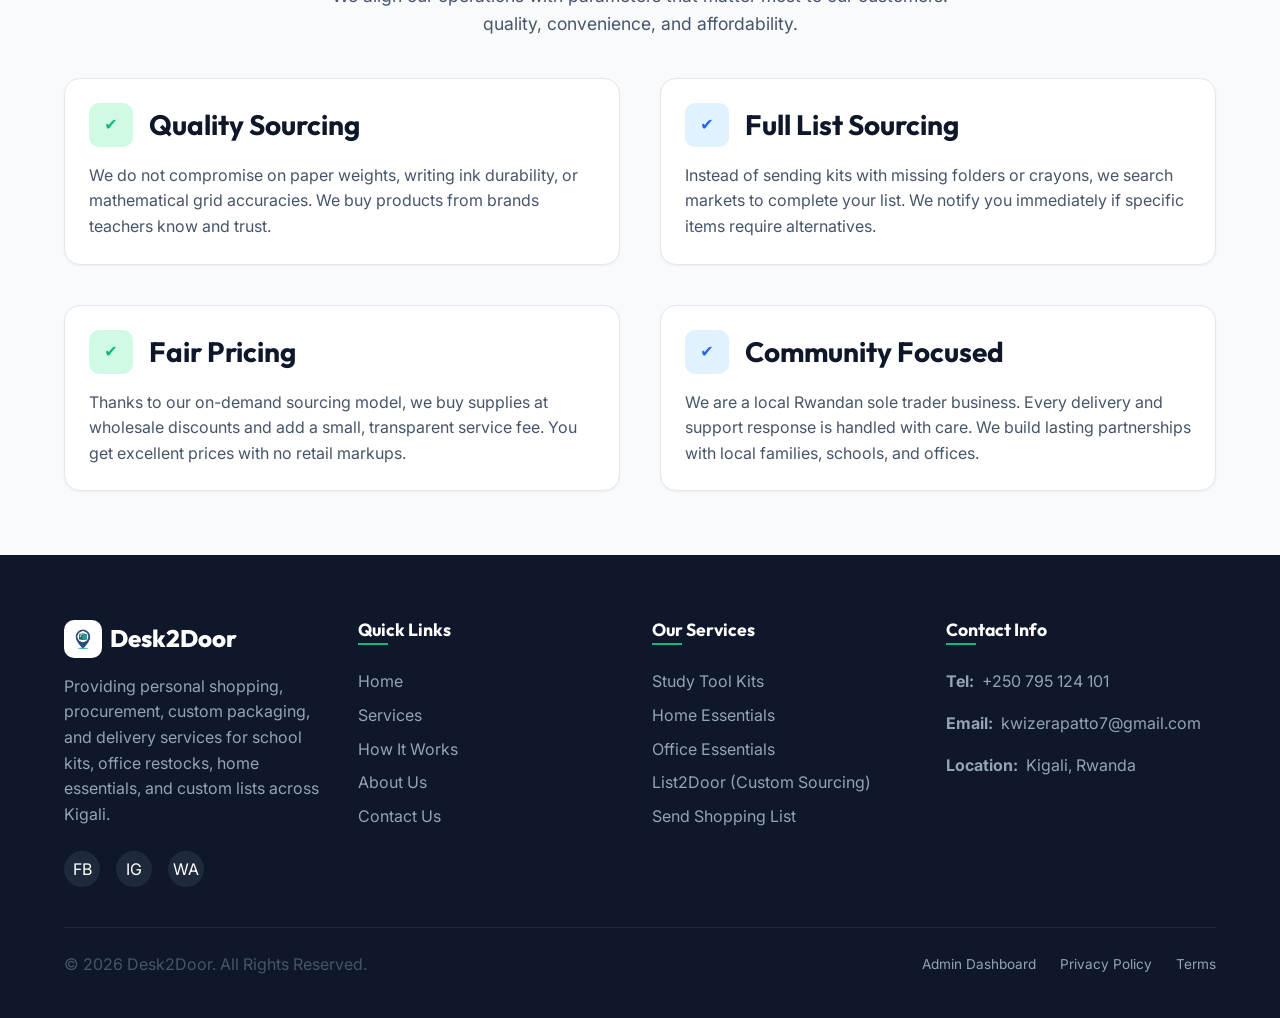
<file: about.html>
<!DOCTYPE html>
<html lang="en">
<head>
    <meta charset="UTF-8">
    <meta name="viewport" content="width=device-width, initial-scale=1.0">
    
    <!-- Primary SEO Metadata -->
    <title>About Desk2Door | Trusted Personal Shopping & Sourcing Service in Kigali</title>
    <meta name="description" content="Discover the Desk2Door story. We provide reliable personal shopping, school kit packaging, grocery sourcing, and doorstep delivery across Kigali, Rwanda. Learn about our mission and vision.">
    <meta name="keywords" content="personal shopping service Rwanda, shopping assistant Kigali, school supplies Kigali, Desk2Door Kigali, custom shopping service Kigali, home delivery Kigali">
    <meta name="robots" content="index, follow, max-image-preview:large, max-snippet:-1, max-video-preview:-1">
    <link rel="canonical" href="https://desk2door.vercel.app/about.html">
    <meta name="author" content="Desk2Door Rwanda">

    <!-- Open Graph Metadata -->
    <meta property="og:type" content="website">
    <meta property="og:site_name" content="Desk2Door">
    <meta property="og:url" content="https://desk2door.vercel.app/about.html">
    <meta property="og:title" content="About Desk2Door | Personal Shopping Service Kigali">
    <meta property="og:description" content="Discover Desk2Door's mission to eliminate shopping stress for families and businesses in Kigali, Rwanda.">
    <meta property="og:image" content="https://desk2door.vercel.app/images/about_team.jpg">

    <!-- Twitter Card Metadata -->
    <meta name="twitter:card" content="summary_large_image">
    <meta name="twitter:title" content="About Desk2Door | Personal Shopping Service Kigali">
    <meta name="twitter:description" content="Discover Desk2Door's mission to eliminate shopping stress for families and businesses in Kigali, Rwanda.">
    <meta name="twitter:image" content="https://desk2door.vercel.app/images/about_team.jpg">

    <!-- Favicons -->
    <link rel="icon" type="image/x-icon" href="favicon.ico">
    <link rel="icon" type="image/png" sizes="32x32" href="images/favicon-32x32.png">
    <link rel="icon" type="image/png" sizes="16x16" href="images/favicon-16x16.png">
    <link rel="apple-touch-icon" sizes="180x180" href="images/apple-touch-icon.png">

    <!-- Stylesheet -->
    <link rel="stylesheet" href="css/style.css">

    <!-- Schema.org JSON-LD -->
    <script type="application/ld+json">
    {
      "@context": "https://schema.org",
      "@graph": [
        {
          "@type": "BreadcrumbList",
          "itemListElement": [
            {
              "@type": "ListItem",
              "position": 1,
              "name": "Home",
              "item": "https://desk2door.vercel.app/"
            },
            {
              "@type": "ListItem",
              "position": 2,
              "name": "About Us",
              "item": "https://desk2door.vercel.app/about.html"
            }
          ]
        },
        {
          "@type": "AboutPage",
          "url": "https://desk2door.vercel.app/about.html",
          "name": "About Desk2Door",
          "description": "Desk2Door provides personal shopping, procurement, custom packaging, and doorstep delivery for school supplies, groceries, household items, and office restocks across Kigali, Rwanda."
        }
      ]
    }
    </script>
</head>
<body>

    <!-- STICKY HEADER -->
    <header class="header">
        <div class="container">
            <a href="index.html" class="logo">
                <img src="images/logo2.jpeg" alt="Desk2Door Logo" class="logo-icon-img" width="40" height="40">
                Desk2Door
            </a>
            
            <ul class="nav-menu">
                <li><a href="index.html" class="nav-link">Home</a></li>
                <li><a href="services.html" class="nav-link">Services</a></li>
                <li><a href="how-it-works.html" class="nav-link">How It Works</a></li>
                <li><a href="about.html" class="nav-link active">About Us</a></li>
                <li><a href="contact.html" class="nav-link">Contact</a></li>
            </ul>
            
            <div class="header-actions">
                <a href="https://wa.me/250795124101?text=Hi%20Desk2Door%2C%20I%27d%20like%20to%20place%20an%20order." class="btn btn-secondary" target="_blank" rel="noopener">WhatsApp Order</a>
                <a href="order.html" class="btn btn-primary">Order Online</a>
            </div>
            
            <div class="hamburger">
                <span></span>
                <span></span>
                <span></span>
            </div>
        </div>
    </header>

    <!-- PAGE HERO -->
    <section class="section section-alt about-hero">
        <div class="container grid-2">
            <div class="hero-content reveal">
                <span class="tag tag-green">Our Story & Mission</span>
                <h1 style="margin-bottom: var(--space-md);">About Desk2Door - Your Shopping Assistant in Kigali</h1>
                <p class="hero-desc">Desk2Door was founded as a premium personal shopping service built around convenience. We believe procuring school supplies, groceries, home essentials, and custom goods in Kigali should be simple, efficient, and completely stress-free.</p>
            </div>
            <div class="flex-center reveal delay-200" style="position: relative;">
                <img
                    src="images/about_team.jpg"
                    alt="Desk2Door team member packing a personal shopping order in Kigali"
                    title="Desk2Door Personal Shopping Team Kigali"
                    class="about-photo"
                    width="500"
                    height="500"
                    loading="eager"
                />
            </div>
        </div>
    </section>

    <!-- STORY DETAILS -->
    <section class="section">
        <div class="container">
            <div class="grid-2">
                <div class="reveal">
                    <h2 style="margin-bottom: var(--space-md); color: var(--primary);">How It Started</h2>
                    <p style="margin-bottom: var(--space-md);">Every year, families and businesses in Kigali face the same chore: taking long lists of specific kitchenware, office folders, baby supplies, or stationery items, and navigating busy markets and shops to source them.</p>
                    <p style="margin-bottom: var(--space-md);">Finding everything on a teacher's list often requires visiting multiple shops, fighting traffic, and spending hours in lines. Desk2Door was created to change this process entirely.</p>
                    <p>We started with a simple idea: what if customers could outsource shopping lists completely? By acting as personal shoppers, sourcing items directly from trusted partners, and delivering custom-packed boxes to doors, we save families and businesses valuable time.</p>
                </div>
                
                <div class="reveal delay-200">
                    <img
                        src="images/hero_delivery 2.png"
                        alt="Desk2Door delivering an order to a customer in Kigali"
                        class="about-photo"
                        loading="lazy"
                        style="height: 300px; margin-bottom: var(--space-md);"
                    />
                    <div style="background-color: var(--accent); padding: var(--space-xl); border-radius: var(--radius-lg); border-left: 5px solid var(--primary-light);">
                        <h3 style="margin-bottom: var(--space-sm); color: var(--primary);">Our Efficient Model</h3>
                        <p style="font-size: 0.95rem; margin-bottom: var(--space-sm);">To maintain low costs and ensure direct savings, we operate on a highly efficient structure:</p>
                        <ul style="list-style: none; font-size: 0.95rem; color: var(--text-muted);">
                            <li style="margin-bottom: var(--space-xs); display: flex; gap: 8px; align-items: flex-start;">
                                <svg width="16" height="16" viewBox="0 0 24 24" fill="none" stroke="currentColor" stroke-width="2.5" stroke-linecap="round" stroke-linejoin="round" style="flex-shrink: 0; margin-top: 3px; color: var(--primary-light);"><polyline points="21 8 21 21 3 21 3 8"></polyline><rect x="1" y="3" width="22" height="5"></rect><line x1="12" y1="12" x2="12" y2="21"></line></svg>
                                <span><strong>No Inventory:</strong> We store no items, eliminating warehouse fees.</span>
                            </li>
                            <li style="margin-bottom: var(--space-xs); display: flex; gap: 8px; align-items: flex-start;">
                                <svg width="16" height="16" viewBox="0 0 24 24" fill="none" stroke="currentColor" stroke-width="2.5" stroke-linecap="round" stroke-linejoin="round" style="flex-shrink: 0; margin-top: 3px; color: var(--primary-light);"><circle cx="11" cy="11" r="8"></circle><line x1="21" y1="21" x2="16.65" y2="16.65"></line></svg>
                                <span><strong>On-Demand Sourcing:</strong> We buy supplies only after you confirm an order.</span>
                            </li>
                            <li style="margin-bottom: var(--space-xs); display: flex; gap: 8px; align-items: flex-start;">
                                <svg width="16" height="16" viewBox="0 0 24 24" fill="none" stroke="currentColor" stroke-width="2.5" stroke-linecap="round" stroke-linejoin="round" style="flex-shrink: 0; margin-top: 3px; color: var(--primary-light);"><rect x="1" y="3" width="15" height="13"></rect><polygon points="16 8 20 8 23 11 23 16 16 16 16 8"></polygon><circle cx="5.5" cy="18.5" r="2.5"></circle><circle cx="18.5" cy="18.5" r="2.5"></circle></svg>
                                <span><strong>Direct Courier:</strong> Our team reviews lists and personally manages packaging and deliveries.</span>
                            </li>
                            <li style="margin-bottom: var(--space-xs); display: flex; gap: 8px; align-items: flex-start;">
                                <svg width="16" height="16" viewBox="0 0 24 24" fill="none" stroke="currentColor" stroke-width="2.5" stroke-linecap="round" stroke-linejoin="round" style="flex-shrink: 0; margin-top: 3px; color: var(--primary-light);"><path d="M17 21v-2a4 4 0 0 0-4-4H5a4 4 0 0 0-4 4v2"></path><circle cx="9" cy="7" r="4"></circle><path d="M23 21v-2a4 4 0 0 0-3-3.87"></path><path d="M16 3.13a4 4 0 0 1 0 7.75"></path></svg>
                                <span><strong>Kigali Partnerships:</strong> We buy bulk from primary stationery hubs to pass savings to you.</span>
                            </li>
                        </ul>
                    </div>
                </div>
            </div>
        </div>
    </section>


    <!-- CORE VALUE PROPOSITIONS -->
    <section class="section section-alt">
        <div class="container">
            <div class="section-header reveal">
                <span class="tag">Desk2Door Values</span>
                <h2>Our Sourcing Principles</h2>
                <p>We align our operations with parameters that matter most to our customers: quality, convenience, and affordability.</p>
            </div>
            
            <div class="about-features-grid">
                <!-- Quality Sourcing -->
                <div class="core-val-card reveal delay-100">
                    <div class="core-val-header">
                        <div class="core-val-icon flex-center">✔</div>
                        <h3>Quality Sourcing</h3>
                    </div>
                    <p>We do not compromise on paper weights, writing ink durability, or mathematical grid accuracies. We buy products from brands teachers know and trust.</p>
                </div>

                <!-- Complete Fulfillment -->
                <div class="core-val-card reveal delay-200">
                    <div class="core-val-header">
                        <div class="core-val-icon flex-center">✔</div>
                        <h3>Full List Sourcing</h3>
                    </div>
                    <p>Instead of sending kits with missing folders or crayons, we search markets to complete your list. We notify you immediately if specific items require alternatives.</p>
                </div>

                <!-- Affordable Options -->
                <div class="core-val-card reveal delay-300">
                    <div class="core-val-header">
                        <div class="core-val-icon flex-center">✔</div>
                        <h3>Fair Pricing</h3>
                    </div>
                    <p>Thanks to our on-demand sourcing model, we buy supplies at wholesale discounts and add a small, transparent service fee. You get excellent prices with no retail markups.</p>
                </div>

                <!-- Personal Service -->
                <div class="core-val-card reveal delay-400">
                    <div class="core-val-header">
                        <div class="core-val-icon flex-center">✔</div>
                        <h3>Community Focused</h3>
                    </div>
                    <p>We are a local Rwandan sole trader business. Every delivery and support response is handled with care. We build lasting partnerships with local families, schools, and offices.</p>
                </div>
            </div>
        </div>
    </section>

    <!-- FOOTER -->
    <footer class="footer">
        <div class="container">
            <div class="grid-4 footer-top">
                <div class="footer-col">
                    <a href="index.html" class="footer-logo">
                        <img src="images/logo2.jpeg" alt="Desk2Door Logo" class="logo-icon-img">
                        Desk2Door
                    </a>
                    <p class="footer-desc">Providing personal shopping, procurement, custom packaging, and delivery services for school kits, office restocks, home essentials, and custom lists across Kigali.</p>
                    <div class="footer-socials">
                        <a href="#" class="footer-social-icon flex-center">FB</a>
                        <a href="#" class="footer-social-icon flex-center">IG</a>
                        <button class="footer-social-icon flex-center" data-wa-trigger="whatsapp_order" style="cursor:pointer; border:none;">WA</button>
                    </div>
                </div>
                <div class="footer-col">
                    <h4>Quick Links</h4>
                    <ul class="footer-links">
                        <li><a href="index.html">Home</a></li>
                        <li><a href="services.html">Services</a></li>
                        <li><a href="how-it-works.html">How It Works</a></li>
                        <li><a href="about.html">About Us</a></li>
                        <li><a href="contact.html">Contact Us</a></li>
                    </ul>
                </div>
                <div class="footer-col">
                    <h4>Our Services</h4>
                    <ul class="footer-links">
                        <li><a href="services.html">Study Tool Kits</a></li>
                        <li><a href="services.html">Home Essentials</a></li>
                        <li><a href="services.html">Office Essentials</a></li>
                        <li><a href="services.html">List2Door (Custom Sourcing)</a></li>
                        <li><a href="order.html">Send Shopping List</a></li>
                    </ul>
                </div>
                <div class="footer-col">
                    <h4>Contact Info</h4>
                    <ul class="footer-contact-info">
                        <li>
                            <strong>Tel:</strong> +250 795 124 101
                        </li>
                        <li>
                            <strong>Email:</strong> kwizerapatto7@gmail.com
                        </li>
                        <li>
                            <strong>Location:</strong> Kigali, Rwanda
                        </li>
                    </ul>
                </div>
            </div>
            <div class="footer-bottom">
                <p>&copy; 2026 Desk2Door. All Rights Reserved.</p>
                <div class="footer-bottom-links">
                    <a href="admin.html">Admin Dashboard</a>
                    <a href="#">Privacy Policy</a>
                    <a href="#">Terms</a>
                </div>
            </div>
        </div>
    </footer>

    <!-- WHATSAPP FLOATING BUTTON -->
    <a href="#" class="whatsapp-float flex-center" aria-label="Chat on WhatsApp">
        <svg viewBox="0 0 24 24" width="32" height="32" fill="currentColor">
            <path d="M.057 24l1.687-6.163c-1.041-1.804-1.588-3.849-1.587-5.946C.06 5.348 5.397.01 12.008.01c3.202.001 6.212 1.248 8.477 3.517 2.266 2.268 3.507 5.28 3.505 8.484-.004 6.657-5.34 11.997-11.953 11.997-2.005-.001-3.973-.504-5.729-1.464L0 24zm6.59-4.846c1.6.95 3.188 1.449 4.825 1.451 5.436 0 9.86-4.37 9.864-9.799.002-2.63-1.023-5.101-2.885-6.963C16.788 2.016 14.316.99 11.992.99c-5.442 0-9.87 4.372-9.874 9.802-.001 1.768.479 3.49 1.39 5.031l-.993 3.624 3.737-.977zm11.272-7.225c-.297-.148-1.758-.867-2.03-.967-.273-.099-.471-.148-.669.149-.197.297-.767.966-.94 1.164-.173.199-.347.223-.644.075-.297-.15-1.255-.463-2.39-1.475-.883-.788-1.48-1.761-1.653-2.059-.173-.297-.018-.458.13-.606.134-.133.298-.347.446-.52.149-.174.198-.298.298-.497.099-.198.05-.371-.025-.52-.075-.149-.669-1.612-.916-2.207-.242-.579-.487-.5-.669-.51-.173-.008-.371-.01-.568-.01-.198 0-.52.074-.792.372-.272.297-1.04 1.016-1.04 2.479 0 1.462 1.065 2.875 1.213 3.074.149.198 2.096 3.2 5.077 4.487.709.306 1.262.489 1.694.625.712.227 1.36.195 1.871.118.571-.085 1.758-.719 2.006-1.413.248-.694.248-1.289.173-1.413-.074-.124-.272-.198-.57-.347z"/>
        </svg>
    </a>

    <!-- SCRIPTS -->
    <script src="js/main.js"></script>
</body>
</html>
</file>
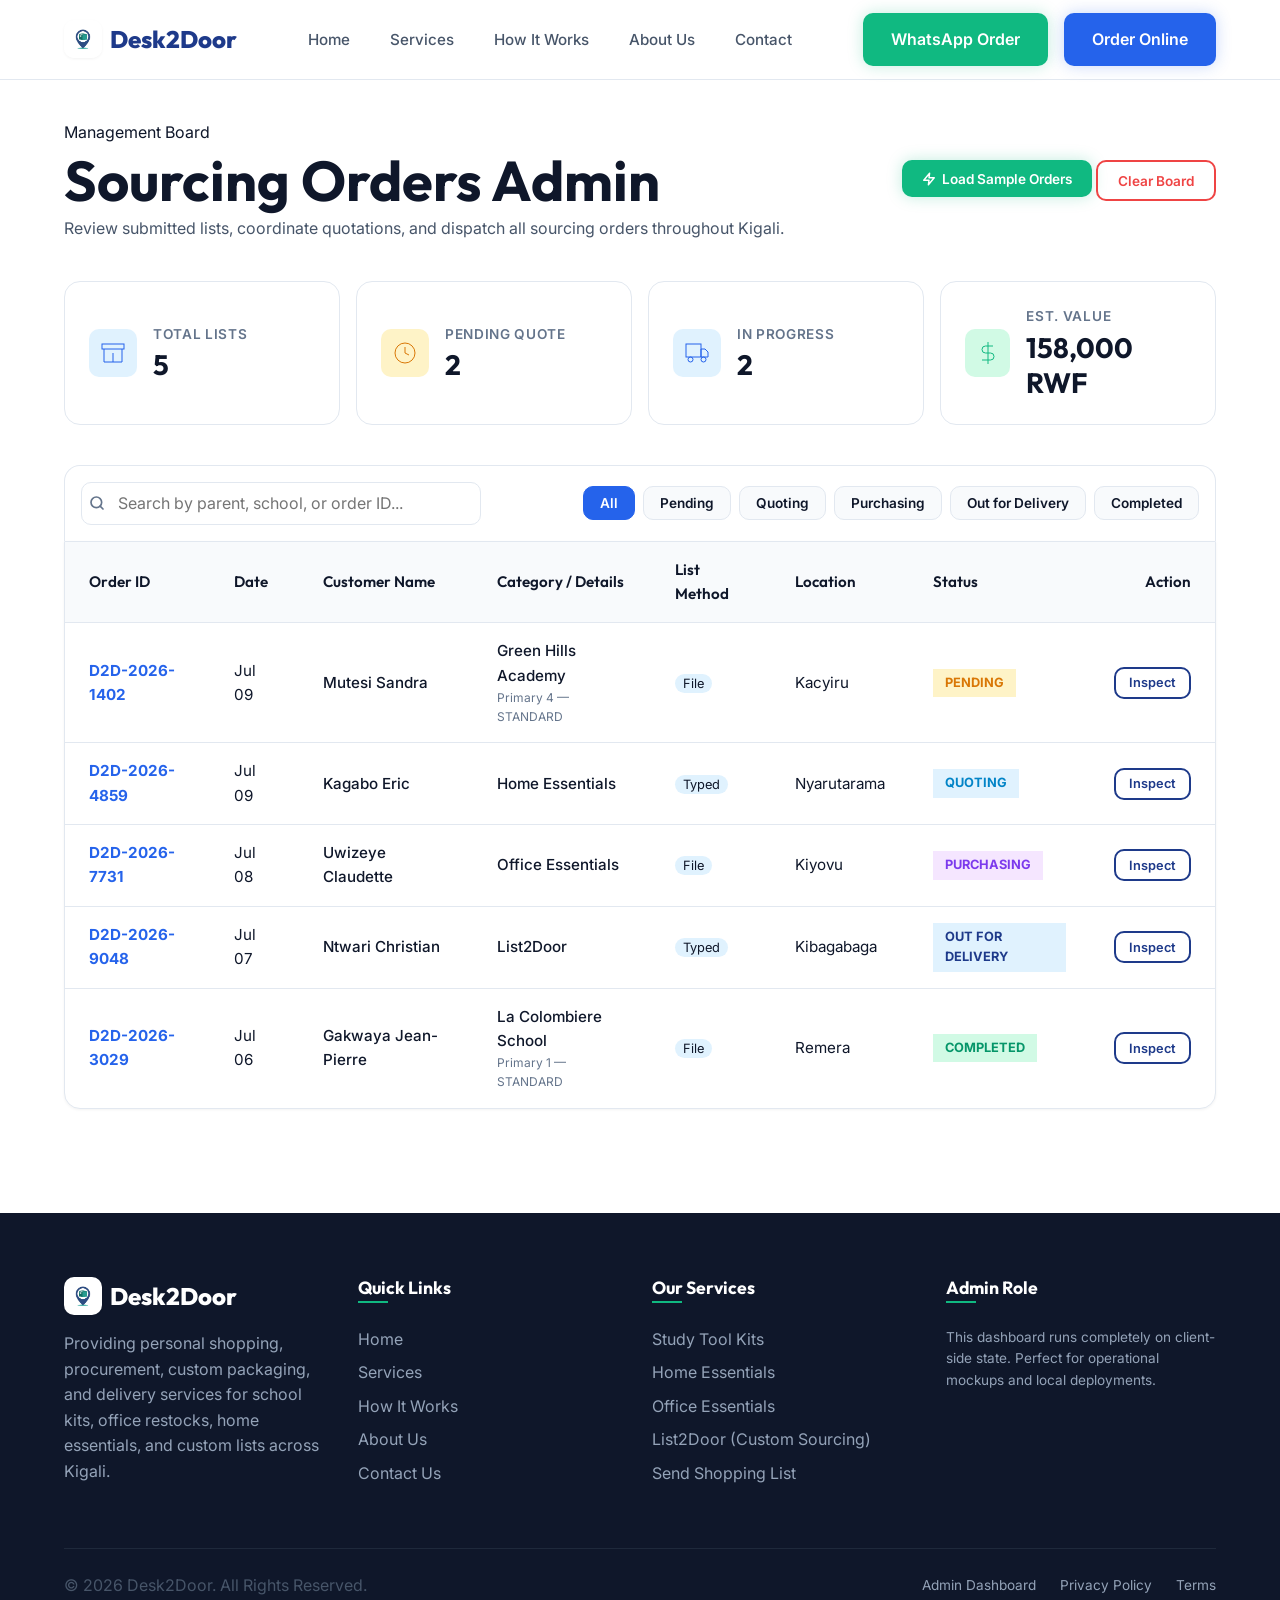
<file: admin.html>
<!DOCTYPE html>
<html lang="en">
<head>
    <meta charset="UTF-8">
    <meta name="viewport" content="width=device-width, initial-scale=1.0">
    <title>Admin Sourcing Dashboard - Desk2Door</title>
    <meta name="description" content="View and manage customer school list submissions, adjust quotation statuses, and coordinate home delivery runs in Kigali.">
    <meta name="robots" content="noindex, nofollow">
    <!-- Favicon -->
    <link rel="icon" type="image/x-icon" href="favicon.ico">
    <link rel="icon" type="image/png" sizes="32x32" href="images/favicon-32x32.png">
    <link rel="icon" type="image/png" sizes="16x16" href="images/favicon-16x16.png">
    <link rel="apple-touch-icon" sizes="180x180" href="images/apple-touch-icon.png">

    <link rel="stylesheet" href="css/style.css">
</head>
<body>

    <!-- STICKY HEADER -->
    <header class="header">
        <div class="container">
            <a href="index.html" class="logo">
                <img src="images/logo2.jpeg" alt="Desk2Door Logo" class="logo-icon-img">
                Desk2Door
            </a>
            
            <ul class="nav-menu">
                <li><a href="index.html" class="nav-link">Home</a></li>
                <li><a href="services.html" class="nav-link">Services</a></li>
                <li><a href="how-it-works.html" class="nav-link">How It Works</a></li>
                <li><a href="about.html" class="nav-link">About Us</a></li>
                <li><a href="contact.html" class="nav-link">Contact</a></li>
            </ul>
            
            <div class="header-actions">
                <a href="https://wa.me/250795124101?text=Hi%20Desk2Door%2C%20I%27d%20like%20to%20place%20an%20order." class="btn btn-secondary" target="_blank" rel="noopener">WhatsApp Order</a>
                <a href="order.html" class="btn btn-primary">Order Online</a>
            </div>
            
            <div class="hamburger">
                <span></span>
                <span></span>
                <span></span>
            </div>
        </div>
    </header>

    <!-- MAIN DASHBOARD WRAPPER -->
    <main class="admin-container">
        <div class="container">
            
            <!-- Dashboard Title Row -->
            <div class="admin-header-row reveal">
                <div>
                    <span class="tag tag-green">Management Board</span>
                    <h1>Sourcing Orders Admin</h1>
                    <p>Review submitted lists, coordinate quotations, and dispatch all sourcing orders throughout Kigali.</p>
                </div>
                <div>
                    <button id="injectMockDataBtn" class="btn btn-secondary" style="font-size: 0.85rem; padding: 0.65rem 1.25rem; display: inline-flex; align-items: center; gap: 6px;">
                        <svg width="14" height="14" viewBox="0 0 24 24" fill="none" stroke="currentColor" stroke-width="2.5" stroke-linecap="round" stroke-linejoin="round"><polygon points="13 2 3 14 12 14 11 22 21 10 12 10 13 2"></polygon></svg>
                        Load Sample Orders
                    </button>
                    <button id="clearAllOrdersBtn" class="btn btn-outline" style="font-size: 0.85rem; padding: 0.65rem 1.25rem; border-color: #EF4444; color: #EF4444;">
                        Clear Board
                    </button>
                </div>
            </div>

            <!-- Analytical Cards Row -->
            <div class="admin-stats-grid reveal delay-100">
                <!-- Total Orders -->
                <div class="admin-stat-card">
                    <div class="admin-stat-icon flex-center">
                        <svg viewBox="0 0 24 24"><polyline points="21 8 21 21 3 21 3 8"></polyline><rect x="1" y="3" width="22" height="5"></rect><line x1="12" y1="12" x2="12" y2="21"></line></svg>
                    </div>
                    <div class="admin-stat-info">
                        <p>Total Lists</p>
                        <h3 id="statTotalOrders">0</h3>
                    </div>
                </div>
                
                <!-- Pending Quotes -->
                <div class="admin-stat-card">
                    <div class="admin-stat-icon amber flex-center">
                        <svg viewBox="0 0 24 24"><circle cx="12" cy="12" r="10"></circle><polyline points="12 6 12 12 16 14"></polyline></svg>
                    </div>
                    <div class="admin-stat-info">
                        <p>Pending Quote</p>
                        <h3 id="statPendingQuotes">0</h3>
                    </div>
                </div>

                <!-- Active Sourcing -->
                <div class="admin-stat-card">
                    <div class="admin-stat-icon flex-center" style="background-color: var(--accent); color: var(--primary-light);">
                        <svg viewBox="0 0 24 24"><rect x="1" y="3" width="15" height="13"></rect><polygon points="16 8 20 8 23 11 23 16 16 16 16 8"></polygon><circle cx="5.5" cy="18.5" r="2.5"></circle><circle cx="18.5" cy="18.5" r="2.5"></circle></svg>
                    </div>
                    <div class="admin-stat-info">
                        <p>In Progress</p>
                        <h3 id="statActiveSourcing">0</h3>
                    </div>
                </div>

                <!-- Estimated Revenue -->
                <div class="admin-stat-card">
                    <div class="admin-stat-icon green flex-center">
                        <svg viewBox="0 0 24 24"><line x1="12" y1="1" x2="12" y2="23"></line><path d="M17 5H9.5a3.5 3.5 0 0 0 0 7h5a3.5 3.5 0 0 1 0 7H6"></path></svg>
                    </div>
                    <div class="admin-stat-info">
                        <p>Est. Value</p>
                        <h3 id="statEstRevenue">0 RWF</h3>
                    </div>
                </div>
            </div>

            <!-- Table Filter & Search Controls -->
            <div class="admin-table-controls reveal delay-200">
                <div class="admin-search-wrapper">
                    <!-- Simple Search Icon SVG -->
                    <svg width="16" height="16" viewBox="0 0 24 24" fill="none" stroke="currentColor" stroke-width="2.5" stroke-linecap="round" stroke-linejoin="round"><circle cx="11" cy="11" r="8"></circle><line x1="21" y1="21" x2="16.65" y2="16.65"></line></svg>
                    <input type="text" id="adminSearchInput" placeholder="Search by parent, school, or order ID...">
                </div>
                
                <div class="admin-filters">
                    <button class="admin-filter-btn active" data-filter="all">All</button>
                    <button class="admin-filter-btn" data-filter="Pending">Pending</button>
                    <button class="admin-filter-btn" data-filter="Quoting">Quoting</button>
                    <button class="admin-filter-btn" data-filter="Purchasing">Purchasing</button>
                    <button class="admin-filter-btn" data-filter="Out for Delivery">Out for Delivery</button>
                    <button class="admin-filter-btn" data-filter="Completed">Completed</button>
                </div>
            </div>

            <!-- Main Order Grid Table -->
            <div class="table-wrapper reveal delay-300">
                <table class="admin-table">
                    <thead>
                        <tr>
                            <th>Order ID</th>
                            <th>Date</th>
                            <th>Customer Name</th>
                            <th>Category / Details</th>
                            <th>List Method</th>
                            <th>Location</th>
                            <th>Status</th>
                            <th style="text-align: right;">Action</th>
                        </tr>
                    </thead>
                    <tbody id="adminOrderTableBody">
                        <!-- Populated dynamically via JS -->
                        <tr>
                            <td colspan="8" style="text-align: center; color: var(--text-light); padding: var(--space-xl) 0;">
                                No orders logged yet. Submit a shopping list or load sample orders to test!
                            </td>
                        </tr>
                    </tbody>
                </table>
            </div>

        </div>
    </main>

    <!-- ADMIN INSPECTION DETAIL MODAL -->
    <div class="modal-overlay" id="modalOverlay"></div>
    <div class="admin-modal" id="adminDetailModal">
        <div class="modal-header">
            <h3 style="color: var(--primary);">Review Sourcing Order</h3>
            <span class="modal-close" id="modalCloseBtn">&times;</span>
        </div>
        <div class="modal-body">
            <div class="modal-detail-grid">
                
                <!-- Order Metadata -->
                <div class="modal-detail-item">
                    <h4>Order Reference</h4>
                    <p id="modalOrderId" style="font-weight: 700; color: var(--primary-light);"></p>
                </div>
                <div class="modal-detail-item">
                    <h4>Submitted Date</h4>
                    <p id="modalOrderDate"></p>
                </div>

                <!-- Customer Details -->
                <div class="modal-detail-item">
                    <h4>Customer Name</h4>
                    <p id="modalParentName" style="font-weight: 600;"></p>
                </div>
                <div class="modal-detail-item">
                    <h4>Contact Phone</h4>
                    <p id="modalPhone"></p>
                </div>

                <!-- Category & Sourcing Details -->
                <div class="modal-detail-item">
                    <h4>Sourcing Category</h4>
                    <p id="modalCategory" style="font-weight: 600;"></p>
                </div>
                <div class="modal-detail-item">
                    <h4>Payment Method</h4>
                    <p id="modalPayment"></p>
                </div>

                <!-- Conditional School Details (shown only for Study Kits) -->
                <div class="modal-detail-item" id="modalSchoolRow">
                    <h4>School Name</h4>
                    <p id="modalSchoolName"></p>
                </div>
                <div class="modal-detail-item" id="modalClassRow">
                    <h4>Student Class / Tier</h4>
                    <p id="modalStudentClass"></p>
                </div>

                <!-- Attached File or Typed List -->
                <div class="modal-detail-item modal-detail-full" id="modalFileRow">
                    <h4>Uploaded List Document</h4>
                    <div class="modal-file-preview">
                         <span class="modal-file-icon">
                             <svg viewBox="0 0 24 24"><path d="M14 2H6a2 2 0 0 0-2 2v16a2 2 0 0 0 2 2h12a2 2 0 0 0 2-2V8z"></path><polyline points="14 2 14 8 20 8"></polyline><line x1="16" y1="13" x2="8" y2="13"></line><line x1="16" y1="17" x2="8" y2="17"></line><polyline points="10 9 9 9 8 9"></polyline></svg>
                         </span>
                        <div>
                            <p id="modalFileName" style="font-weight: 600; font-size: 0.9rem;"></p>
                            <span id="modalFileSize" style="font-size: 0.75rem; color: var(--text-light);"></span>
                        </div>
                        <a href="#" id="modalFileDownloadBtn" class="btn btn-outline" style="padding: 4px 8px; font-size: 0.75rem; margin-left: auto;" download>Inspect File</a>
                    </div>
                </div>

                <!-- Typed List (shown when customer typed list instead of uploading) -->
                <div class="modal-detail-item modal-detail-full" id="modalTypedListRow" style="display:none;">
                    <h4>Typed Shopping List</h4>
                    <pre id="modalTypedList" style="background-color: var(--bg-alt); padding: var(--space-sm); border-radius: var(--radius-sm); border: 1.5px solid var(--border-color); font-family: inherit; font-size: 0.875rem; white-space: pre-wrap; max-height: 160px; overflow-y: auto;"></pre>
                </div>

                <!-- Delivery Details -->
                <div class="modal-detail-item modal-detail-full">
                    <h4>Delivery Location (Kigali)</h4>
                    <p id="modalDeliveryAddress" style="background-color: var(--bg-alt); padding: var(--space-sm); border-radius: var(--radius-sm); border: 1.5px solid var(--border-color);"></p>
                </div>

                <!-- Notes -->
                <div class="modal-detail-item modal-detail-full">
                    <h4>Special Sourcing Request Notes</h4>
                    <p id="modalNotes" style="font-style: italic; color: var(--text-muted);"></p>
                </div>

                <!-- Status Update Control -->
                <div class="modal-detail-item modal-detail-full" style="border-top: 1.5px solid var(--border-color); padding-top: var(--space-md); margin-top: var(--space-sm);">
                    <label for="modalStatusSelect" class="form-label" style="margin-bottom: var(--space-xs);">Update Sourcing Status</label>
                    <select id="modalStatusSelect" class="form-control" style="background-color: var(--white);">
                        <option value="Pending">Pending Review</option>
                        <option value="Quoting">Drafting Quotation</option>
                        <option value="Purchasing">Purchasing Materials</option>
                        <option value="Out for Delivery">Out for Delivery</option>
                        <option value="Completed">Completed & Paid</option>
                        <option value="Cancelled">Cancelled</option>
                    </select>
                </div>

            </div>
        </div>
        <div class="modal-footer">
            <button id="modalDeleteBtn" class="btn btn-outline" style="border-color: #EF4444; color: #EF4444; margin-right: auto;">Delete Order</button>
            <button id="modalCancelBtn" class="btn btn-outline">Close</button>
            <button id="modalSaveBtn" class="btn btn-primary">Save Changes</button>
        </div>
    </div>

    <!-- FOOTER -->
    <footer class="footer">
        <div class="container">
            <div class="grid-4 footer-top">
                <div class="footer-col">
                    <a href="index.html" class="footer-logo">
                        <img src="images/logo2.jpeg" alt="Desk2Door Logo" class="logo-icon-img">
                        Desk2Door
                    </a>
                    <p class="footer-desc">Providing personal shopping, procurement, custom packaging, and delivery services for school kits, office restocks, home essentials, and custom lists across Kigali.</p>
                </div>
                <div class="footer-col">
                    <h4>Quick Links</h4>
                    <ul class="footer-links">
                        <li><a href="index.html">Home</a></li>
                        <li><a href="services.html">Services</a></li>
                        <li><a href="how-it-works.html">How It Works</a></li>
                        <li><a href="about.html">About Us</a></li>
                        <li><a href="contact.html">Contact Us</a></li>
                    </ul>
                </div>
                <div class="footer-col">
                    <h4>Our Services</h4>
                    <ul class="footer-links">
                        <li><a href="services.html">Study Tool Kits</a></li>
                        <li><a href="services.html">Home Essentials</a></li>
                        <li><a href="services.html">Office Essentials</a></li>
                        <li><a href="services.html">List2Door (Custom Sourcing)</a></li>
                        <li><a href="order.html">Send Shopping List</a></li>
                    </ul>
                </div>
                <div class="footer-col">
                    <h4>Admin Role</h4>
                    <p style="font-size: 0.85rem; color: #94A3B8;">This dashboard runs completely on client-side state. Perfect for operational mockups and local deployments.</p>
                </div>
            </div>
            <div class="footer-bottom">
                <p>&copy; 2026 Desk2Door. All Rights Reserved.</p>
                <div class="footer-bottom-links">
                    <a href="admin.html">Admin Dashboard</a>
                    <a href="#">Privacy Policy</a>
                    <a href="#">Terms</a>
                </div>
            </div>
        </div>
    </footer>

    <!-- SCRIPTS -->
    <script src="js/main.js"></script>
    <script src="js/admin.js"></script>
</body>
</html>
</file>
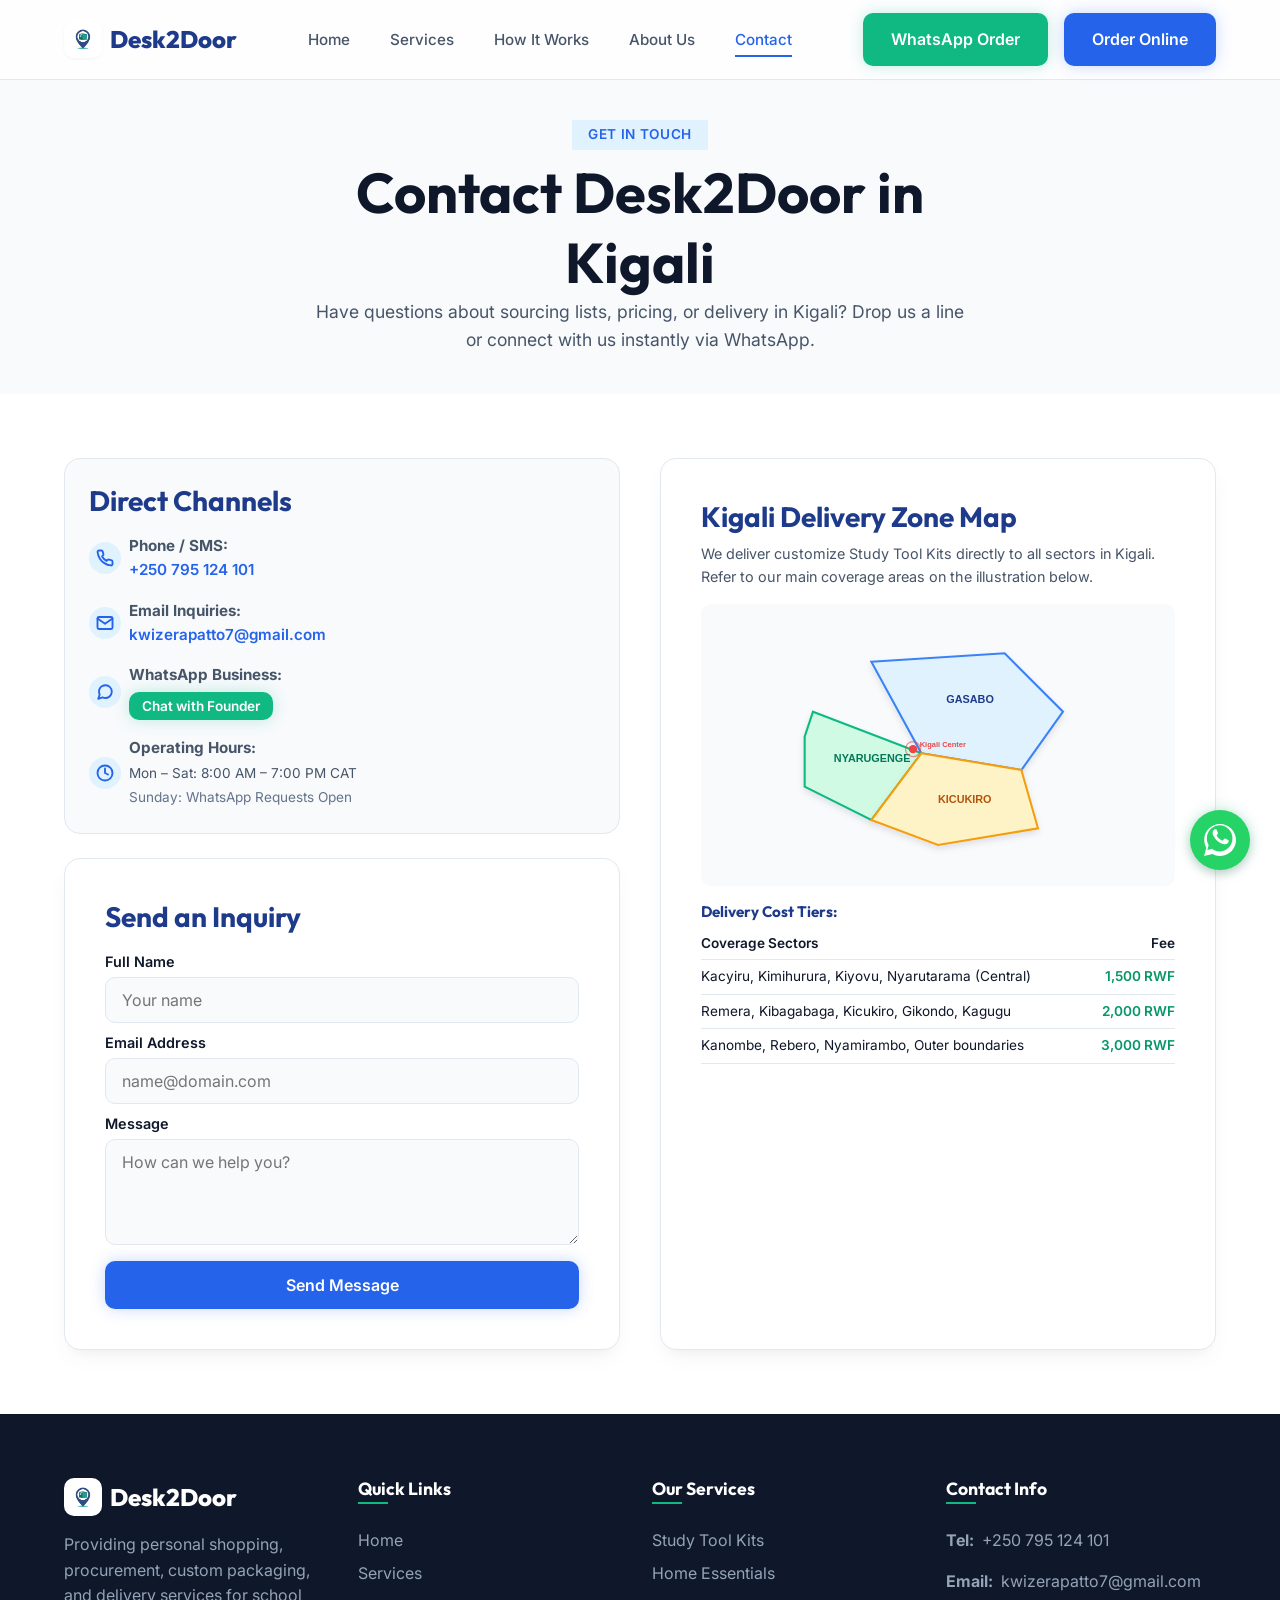
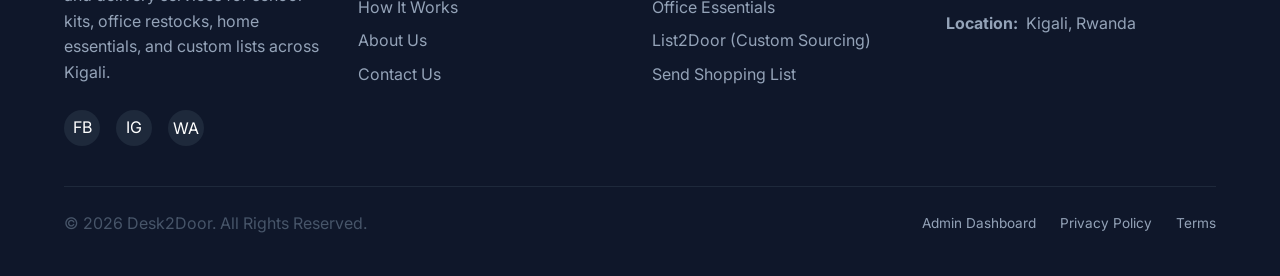
<file: contact.html>
<!DOCTYPE html>
<html lang="en">
<head>
    <meta charset="UTF-8">
    <meta name="viewport" content="width=device-width, initial-scale=1.0">
    
    <!-- Primary SEO Metadata -->
    <title>Contact Desk2Door | Personal Shopping & Delivery Support Kigali</title>
    <meta name="description" content="Get in touch with Desk2Door in Kigali, Rwanda. Call or WhatsApp us at +250 795 124 101 or send an online inquiry for shopping, school supplies, and delivery details.">
    <meta name="keywords" content="contact Desk2Door Kigali, shopping delivery Kigali, WhatsApp shopping Rwanda, personal shopping service Rwanda">
    <meta name="robots" content="index, follow, max-image-preview:large, max-snippet:-1, max-video-preview:-1">
    <link rel="canonical" href="https://desk2door.vercel.app/contact.html">
    <meta name="author" content="Desk2Door Rwanda">

    <!-- Open Graph Metadata -->
    <meta property="og:type" content="website">
    <meta property="og:site_name" content="Desk2Door">
    <meta property="og:url" content="https://desk2door.vercel.app/contact.html">
    <meta property="og:title" content="Contact Desk2Door | Personal Shopping Kigali">
    <meta property="og:description" content="Reach out to Desk2Door in Kigali. Phone, WhatsApp, and email support for all personal shopping and doorstep delivery requests.">
    <meta property="og:image" content="https://desk2door.vercel.app/images/hero_delivery%202.png">

    <!-- Twitter Card Metadata -->
    <meta name="twitter:card" content="summary_large_image">
    <meta name="twitter:title" content="Contact Desk2Door | Personal Shopping Kigali">
    <meta name="twitter:description" content="Reach out to Desk2Door in Kigali. Phone, WhatsApp, and email support for all personal shopping and doorstep delivery requests.">
    <meta name="twitter:image" content="https://desk2door.vercel.app/images/hero_delivery%202.png">

    <!-- Favicons -->
    <link rel="icon" type="image/x-icon" href="favicon.ico">
    <link rel="icon" type="image/png" sizes="32x32" href="images/favicon-32x32.png">
    <link rel="icon" type="image/png" sizes="16x16" href="images/favicon-16x16.png">
    <link rel="apple-touch-icon" sizes="180x180" href="images/apple-touch-icon.png">

    <!-- Stylesheet -->
    <link rel="stylesheet" href="css/style.css">

    <!-- Schema.org JSON-LD -->
    <script type="application/ld+json">
    {
      "@context": "https://schema.org",
      "@graph": [
        {
          "@type": "LocalBusiness",
          "@id": "https://desk2door.vercel.app/#organization",
          "name": "Desk2Door",
          "url": "https://desk2door.vercel.app/",
          "logo": "https://desk2door.vercel.app/images/logo2.jpeg",
          "image": "https://desk2door.vercel.app/images/hero_delivery%202.png",
          "description": "Desk2Door is a personal shopping and delivery service based in Kigali, Rwanda.",
          "telephone": "+250795124101",
          "email": "kwizerapatto7@gmail.com",
          "address": {
            "@type": "PostalAddress",
            "addressLocality": "Kigali",
            "addressRegion": "Gasabo",
            "addressCountry": "RW"
          },
          "geo": {
            "@type": "GeoCoordinates",
            "latitude": "-1.9441",
            "longitude": "30.0619"
          },
          "openingHoursSpecification": [
            {
              "@type": "OpeningHoursSpecification",
              "dayOfWeek": ["Monday", "Tuesday", "Wednesday", "Thursday", "Friday", "Saturday"],
              "opens": "08:00",
              "closes": "19:00"
            }
          ],
          "sameAs": [
            "https://www.instagram.com/desk2door.ds"
          ]
        },
        {
          "@type": "BreadcrumbList",
          "itemListElement": [
            {
              "@type": "ListItem",
              "position": 1,
              "name": "Home",
              "item": "https://desk2door.vercel.app/"
            },
            {
              "@type": "ListItem",
              "position": 2,
              "name": "Contact Us",
              "item": "https://desk2door.vercel.app/contact.html"
            }
          ]
        },
        {
          "@type": "ContactPage",
          "url": "https://desk2door.vercel.app/contact.html",
          "name": "Contact Desk2Door",
          "description": "Desk2Door customer contact channels, location details, and operating hours in Kigali, Rwanda."
        }
      ]
    }
    </script>
</head>
<body>

    <!-- STICKY HEADER -->
    <header class="header">
        <div class="container">
            <a href="index.html" class="logo">
                <img src="images/logo2.jpeg" alt="Desk2Door Logo" class="logo-icon-img" width="40" height="40">
                Desk2Door
            </a>
            
            <ul class="nav-menu">
                <li><a href="index.html" class="nav-link">Home</a></li>
                <li><a href="services.html" class="nav-link">Services</a></li>
                <li><a href="how-it-works.html" class="nav-link">How It Works</a></li>
                <li><a href="about.html" class="nav-link">About Us</a></li>
                <li><a href="contact.html" class="nav-link active">Contact</a></li>
            </ul>
            
            <div class="header-actions">
                <a href="https://wa.me/250795124101?text=Hi%20Desk2Door%2C%20I%27d%20like%20to%20place%20an%20order." class="btn btn-secondary" target="_blank" rel="noopener">WhatsApp Order</a>
                <a href="order.html" class="btn btn-primary">Order Online</a>
            </div>
            
            <div class="hamburger">
                <span></span>
                <span></span>
                <span></span>
            </div>
        </div>
    </header>

    <!-- PAGE HERO -->
    <section class="section section-alt" style="padding-top: calc(var(--header-height) + var(--space-xl)); padding-bottom: var(--space-xl);">
        <div class="container">
            <div class="section-header reveal" style="margin-bottom: 0;">
                <span class="tag">Get in Touch</span>
                <h1>Contact Desk2Door in Kigali</h1>
                <p>Have questions about sourcing lists, pricing, or delivery in Kigali? Drop us a line or connect with us instantly via WhatsApp.</p>
            </div>
        </div>
    </section>

    <!-- CONTACT DETAILS & MAP -->
    <section class="section">
        <div class="container">
            <div class="grid-2">
                <!-- Contact Channels & Form -->
                <div class="reveal">
                    <div style="background-color: var(--bg-alt); padding: var(--space-lg); border-radius: var(--radius-lg); border: 1px solid var(--border-color); margin-bottom: var(--space-lg);">
                        <h3 style="margin-bottom: var(--space-md); color: var(--primary);">Direct Channels</h3>
                        <ul style="list-style: none; font-size: 0.95rem; color: var(--text-muted);">
                            <li style="margin-bottom: var(--space-md); display: flex; align-items: center; gap: var(--space-sm);">
                                <span style="display: flex; align-items: center; justify-content: center; width: 32px; height: 32px; border-radius: 50%; background-color: var(--accent); color: var(--primary-light);">
                                    <svg width="18" height="18" viewBox="0 0 24 24" fill="none" stroke="currentColor" stroke-width="2.5" stroke-linecap="round" stroke-linejoin="round"><path d="M22 16.92v3a2 2 0 0 1-2.18 2 19.79 19.79 0 0 1-8.63-3.07 19.5 19.5 0 0 1-6-6 19.79 19.79 0 0 1-3.07-8.67A2 2 0 0 1 4.11 2h3a2 2 0 0 1 2 1.72 12.84 12.84 0 0 0 .7 2.81 2 2 0 0 1-.45 2.11L8.09 9.91a16 16 0 0 0 6 6l1.27-1.27a2 2 0 0 1 2.11-.45 12.84 12.84 0 0 0 2.81.7A2 2 0 0 1 22 16.92z"></path></svg>
                                </span>
                                <div>
                                    <strong>Phone / SMS:</strong><br>
                                    <a href="tel:+250795124101" style="color: var(--primary-light); font-weight: 600;">+250 795 124 101</a>
                                </div>
                            </li>
                            <li style="margin-bottom: var(--space-md); display: flex; align-items: center; gap: var(--space-sm);">
                                <span style="display: flex; align-items: center; justify-content: center; width: 32px; height: 32px; border-radius: 50%; background-color: var(--accent); color: var(--primary-light);">
                                    <svg width="18" height="18" viewBox="0 0 24 24" fill="none" stroke="currentColor" stroke-width="2.5" stroke-linecap="round" stroke-linejoin="round"><path d="M4 4h16c1.1 0 2 .9 2 2v12c0 1.1-.9 2-2 2H4c-1.1 0-2-.9-2-2V6c0-1.1.9-2 2-2z"></path><polyline points="22,6 12,13 2,6"></polyline></svg>
                                </span>
                                <div>
                                    <strong>Email Inquiries:</strong><br>
                                    <a href="mailto:kwizerapatto7@gmail.com" style="color: var(--primary-light); font-weight: 600;">kwizerapatto7@gmail.com</a>
                                </div>
                            </li>
                            <li style="margin-bottom: var(--space-md); display: flex; align-items: center; gap: var(--space-sm);">
                                <span style="display: flex; align-items: center; justify-content: center; width: 32px; height: 32px; border-radius: 50%; background-color: var(--accent); color: var(--primary-light);">
                                    <svg width="18" height="18" viewBox="0 0 24 24" fill="none" stroke="currentColor" stroke-width="2.5" stroke-linecap="round" stroke-linejoin="round"><path d="M21 11.5a8.38 8.38 0 0 1-.9 3.8 8.5 8.5 0 0 1-7.6 4.7 8.38 8.38 0 0 1-3.8-.9L3 21l1.9-5.7a8.38 8.38 0 0 1-.9-3.8 8.5 8.5 0 0 1 4.7-7.6 8.38 8.38 0 0 1 3.8-.9h.5a8.48 8.48 0 0 1 8 8v.5z"></path></svg>
                                </span>
                                <div>
                                    <strong>WhatsApp Business:</strong><br>
                                    <button class="btn btn-secondary" data-wa-trigger="whatsapp_order" style="padding: 0.4rem 0.8rem; font-size: 0.85rem; margin-top: 4px;">Chat with Founder</button>
                                </div>
                            </li>
                            <li style="display: flex; align-items: center; gap: var(--space-sm);">
                                <span style="display: flex; align-items: center; justify-content: center; width: 32px; height: 32px; border-radius: 50%; background-color: var(--accent); color: var(--primary-light);">
                                    <svg width="18" height="18" viewBox="0 0 24 24" fill="none" stroke="currentColor" stroke-width="2.5" stroke-linecap="round" stroke-linejoin="round"><circle cx="12" cy="12" r="10"></circle><polyline points="12 6 12 12 16 14"></polyline></svg>
                                </span>
                                <div>
                                    <strong>Operating Hours:</strong><br>
                                    <span style="font-size: 0.85rem;">Mon – Sat: 8:00 AM – 7:00 PM CAT</span><br>
                                    <span style="font-size: 0.85rem; color: var(--text-light);">Sunday: WhatsApp Requests Open</span>
                                </div>
                            </li>
                        </ul>
                    </div>

                    <!-- Simple contact form -->
                    <div class="form-card" id="contactFormContainer">
                        <h3 style="margin-bottom: var(--space-md); color: var(--primary);">Send an Inquiry</h3>
                        <form id="desk2doorContactForm">
                            <div class="form-group" style="margin-bottom: var(--space-sm);">
                                <label for="contactName" class="form-label">Full Name</label>
                                <input type="text" id="contactName" class="form-control" placeholder="Your name" required>
                            </div>
                            <div class="form-group" style="margin-bottom: var(--space-sm);">
                                <label for="contactEmail" class="form-label">Email Address</label>
                                <input type="email" id="contactEmail" class="form-control" placeholder="name@domain.com" required>
                            </div>
                            <div class="form-group" style="margin-bottom: var(--space-md);">
                                <label for="contactMessage" class="form-label">Message</label>
                                <textarea id="contactMessage" class="form-control" rows="4" placeholder="How can we help you?" required></textarea>
                            </div>
                            <button type="submit" class="btn btn-primary btn-block">Send Message</button>
                        </form>
                    </div>
                </div>

                <!-- Kigali Service Area Map -->
                <div class="reveal delay-200" style="display: flex; flex-direction: column; justify-content: flex-start;">
                    <div class="form-card" style="height: 100%;">
                        <h3 style="margin-bottom: var(--space-sm); color: var(--primary);">Kigali Delivery Zone Map</h3>
                        <p style="font-size: 0.9rem; margin-bottom: var(--space-md);">We deliver customize Study Tool Kits directly to all sectors in Kigali. Refer to our main coverage areas on the illustration below.</p>
                        
                        <!-- Beautiful SVG map mockup of Kigali -->
                        <div style="background-color: var(--bg-alt); padding: var(--space-md); border-radius: var(--radius-md); text-align: center;">
                            <svg viewBox="0 0 400 300" width="100%" height="auto" style="max-height: 250px;">
                                <defs>
                                    <filter id="softShadow" x="-10%" y="-10%" width="120%" height="120%">
                                        <feDropShadow dx="0" dy="4" stdDeviation="4" flood-color="#0f172a" flood-opacity="0.1" />
                                    </filter>
                                </defs>
                                <!-- Map Grid backdrop -->
                                <rect width="400" height="300" rx="10" fill="#f8fafc" />
                                
                                <!-- Gasabo Sector (North/East Blue) -->
                                <path d="M120,50 L280,40 L350,110 L300,180 L180,160 Z" fill="#E0F2FE" stroke="#3B82F6" stroke-width="2.5" filter="url(#softShadow)" />
                                <text x="210" y="100" font-family="sans-serif" font-weight="700" font-size="13" fill="#1E3A8A">GASABO</text>
                                
                                <!-- Nyarugenge Sector (West Green) -->
                                <path d="M50,110 L180,160 L120,240 L40,200 L40,140 Z" fill="#D1FAE5" stroke="#10B981" stroke-width="2.5" filter="url(#softShadow)" />
                                <text x="75" y="170" font-family="sans-serif" font-weight="700" font-size="13" fill="#047857">NYARUGENGE</text>
                                
                                <!-- Kicukiro Sector (South Orange) -->
                                <path d="M180,160 L300,180 L320,250 L200,270 L120,240 Z" fill="#FEF3C7" stroke="#F59E0B" stroke-width="2.5" filter="url(#softShadow)" />
                                <text x="200" y="220" font-family="sans-serif" font-weight="700" font-size="13" fill="#B45309">KICUKIRO</text>
                                
                                <!-- Pin Icon on Kigali Center (Kiyovu/Kimihurura border) -->
                                <circle cx="170" cy="155" r="5" fill="#EF4444" />
                                <circle cx="170" cy="155" r="9" stroke="#EF4444" stroke-width="1.5" fill="none" opacity="0.6"/>
                                <text x="178" y="152" font-family="sans-serif" font-size="9" font-weight="600" fill="#EF4444">Kigali Center</text>
                            </svg>
                        </div>

                        <!-- Delivery Costs list -->
                        <div style="margin-top: var(--space-md);">
                            <h4 style="font-size: 0.95rem; margin-bottom: var(--space-sm); color: var(--primary);">Delivery Cost Tiers:</h4>
                            <table style="width: 100%; border-collapse: collapse; font-size: 0.85rem; text-align: left;">
                                <thead>
                                    <tr style="border-bottom: 1.5px solid var(--border-color);">
                                        <th style="padding: 4px 0; font-weight: 600;">Coverage Sectors</th>
                                        <th style="padding: 4px 0; font-weight: 600; text-align: right;">Fee</th>
                                    </tr>
                                </thead>
                                <tbody>
                                    <tr style="border-bottom: 1px solid var(--border-color);">
                                        <td style="padding: 6px 0;">Kacyiru, Kimihurura, Kiyovu, Nyarutarama (Central)</td>
                                        <td style="padding: 6px 0; text-align: right; font-weight: 600; color: var(--secondary-dark);">1,500 RWF</td>
                                    </tr>
                                    <tr style="border-bottom: 1px solid var(--border-color);">
                                        <td style="padding: 6px 0;">Remera, Kibagabaga, Kicukiro, Gikondo, Kagugu</td>
                                        <td style="padding: 6px 0; text-align: right; font-weight: 600; color: var(--secondary-dark);">2,000 RWF</td>
                                    </tr>
                                    <tr style="border-bottom: 1px solid var(--border-color);">
                                        <td style="padding: 6px 0;">Kanombe, Rebero, Nyamirambo, Outer boundaries</td>
                                        <td style="padding: 6px 0; text-align: right; font-weight: 600; color: var(--secondary-dark);">3,000 RWF</td>
                                    </tr>
                                </tbody>
                            </table>
                        </div>
                    </div>
                </div>
            </div>
        </div>
    </section>

    <!-- FOOTER -->
    <footer class="footer">
        <div class="container">
            <div class="grid-4 footer-top">
                <div class="footer-col">
                    <a href="index.html" class="footer-logo">
                        <img src="images/logo2.jpeg" alt="Desk2Door Logo" class="logo-icon-img">
                        Desk2Door
                    </a>
                    <p class="footer-desc">Providing personal shopping, procurement, custom packaging, and delivery services for school kits, office restocks, home essentials, and custom lists across Kigali.</p>
                    <div class="footer-socials">
                        <a href="#" class="footer-social-icon flex-center">FB</a>
                        <a href="#" class="footer-social-icon flex-center">IG</a>
                        <button class="footer-social-icon flex-center" data-wa-trigger="whatsapp_order" style="cursor:pointer; border:none;">WA</button>
                    </div>
                </div>
                <div class="footer-col">
                    <h4>Quick Links</h4>
                    <ul class="footer-links">
                        <li><a href="index.html">Home</a></li>
                        <li><a href="services.html">Services</a></li>
                        <li><a href="how-it-works.html">How It Works</a></li>
                        <li><a href="about.html">About Us</a></li>
                        <li><a href="contact.html">Contact Us</a></li>
                    </ul>
                </div>
                <div class="footer-col">
                    <h4>Our Services</h4>
                    <ul class="footer-links">
                        <li><a href="services.html">Study Tool Kits</a></li>
                        <li><a href="services.html">Home Essentials</a></li>
                        <li><a href="services.html">Office Essentials</a></li>
                        <li><a href="services.html">List2Door (Custom Sourcing)</a></li>
                        <li><a href="order.html">Send Shopping List</a></li>
                    </ul>
                </div>
                <div class="footer-col">
                    <h4>Contact Info</h4>
                    <ul class="footer-contact-info">
                        <li>
                            <strong>Tel:</strong> +250 795 124 101
                        </li>
                        <li>
                            <strong>Email:</strong> kwizerapatto7@gmail.com
                        </li>
                        <li>
                            <strong>Location:</strong> Kigali, Rwanda
                        </li>
                    </ul>
                </div>
            </div>
            <div class="footer-bottom">
                <p>&copy; 2026 Desk2Door. All Rights Reserved.</p>
                <div class="footer-bottom-links">
                    <a href="admin.html">Admin Dashboard</a>
                    <a href="#">Privacy Policy</a>
                    <a href="#">Terms</a>
                </div>
            </div>
        </div>
    </footer>

    <!-- WHATSAPP FLOATING BUTTON -->
    <a href="#" class="whatsapp-float flex-center" aria-label="Chat on WhatsApp">
        <svg viewBox="0 0 24 24" width="32" height="32" fill="currentColor">
            <path d="M.057 24l1.687-6.163c-1.041-1.804-1.588-3.849-1.587-5.946C.06 5.348 5.397.01 12.008.01c3.202.001 6.212 1.248 8.477 3.517 2.266 2.268 3.507 5.28 3.505 8.484-.004 6.657-5.34 11.997-11.953 11.997-2.005-.001-3.973-.504-5.729-1.464L0 24zm6.59-4.846c1.6.95 3.188 1.449 4.825 1.451 5.436 0 9.86-4.37 9.864-9.799.002-2.63-1.023-5.101-2.885-6.963C16.788 2.016 14.316.99 11.992.99c-5.442 0-9.87 4.372-9.874 9.802-.001 1.768.479 3.49 1.39 5.031l-.993 3.624 3.737-.977zm11.272-7.225c-.297-.148-1.758-.867-2.03-.967-.273-.099-.471-.148-.669.149-.197.297-.767.966-.94 1.164-.173.199-.347.223-.644.075-.297-.15-1.255-.463-2.39-1.475-.883-.788-1.48-1.761-1.653-2.059-.173-.297-.018-.458.13-.606.134-.133.298-.347.446-.52.149-.174.198-.298.298-.497.099-.198.05-.371-.025-.52-.075-.149-.669-1.612-.916-2.207-.242-.579-.487-.5-.669-.51-.173-.008-.371-.01-.568-.01-.198 0-.52.074-.792.372-.272.297-1.04 1.016-1.04 2.479 0 1.462 1.065 2.875 1.213 3.074.149.198 2.096 3.2 5.077 4.487.709.306 1.262.489 1.694.625.712.227 1.36.195 1.871.118.571-.085 1.758-.719 2.006-1.413.248-.694.248-1.289.173-1.413-.074-.124-.272-.198-.57-.347z"/>
        </svg>
    </a>

    <!-- SCRIPTS -->
    <script src="js/main.js"></script>
</body>
</html>
</file>
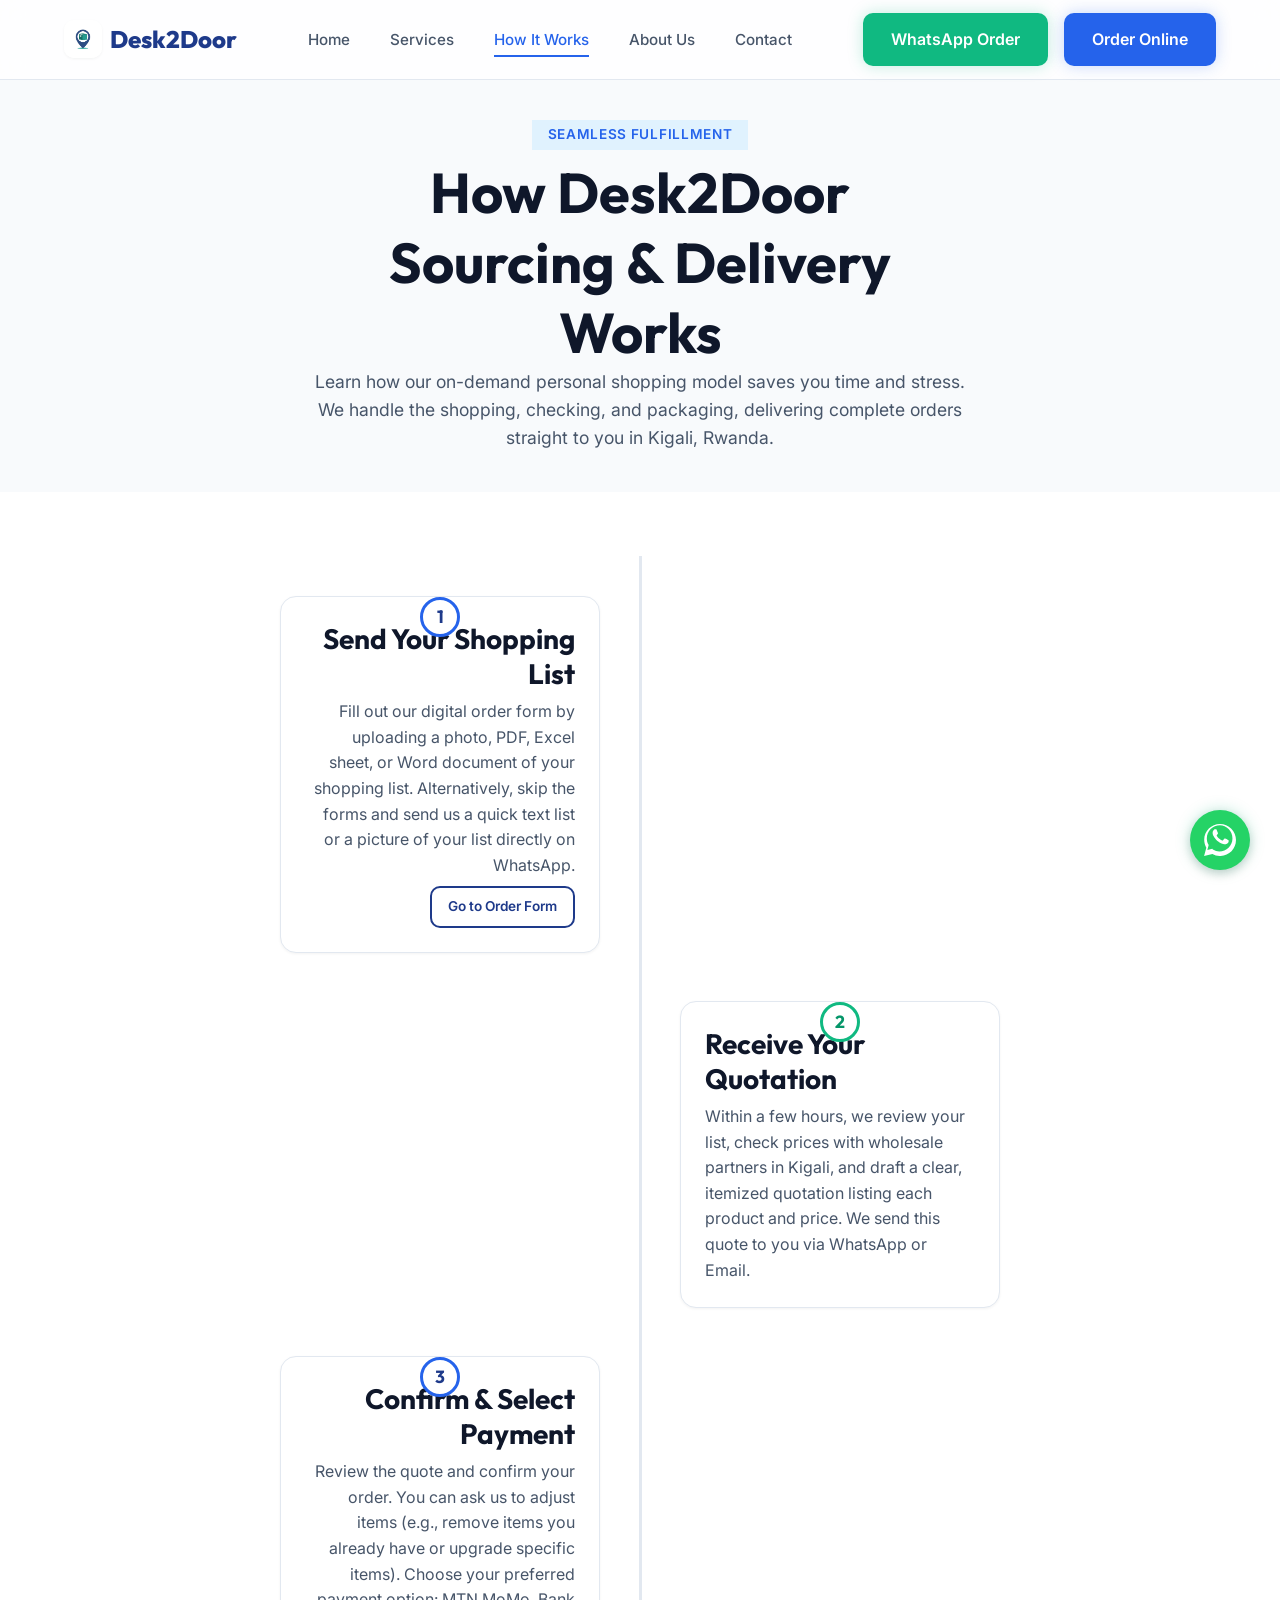
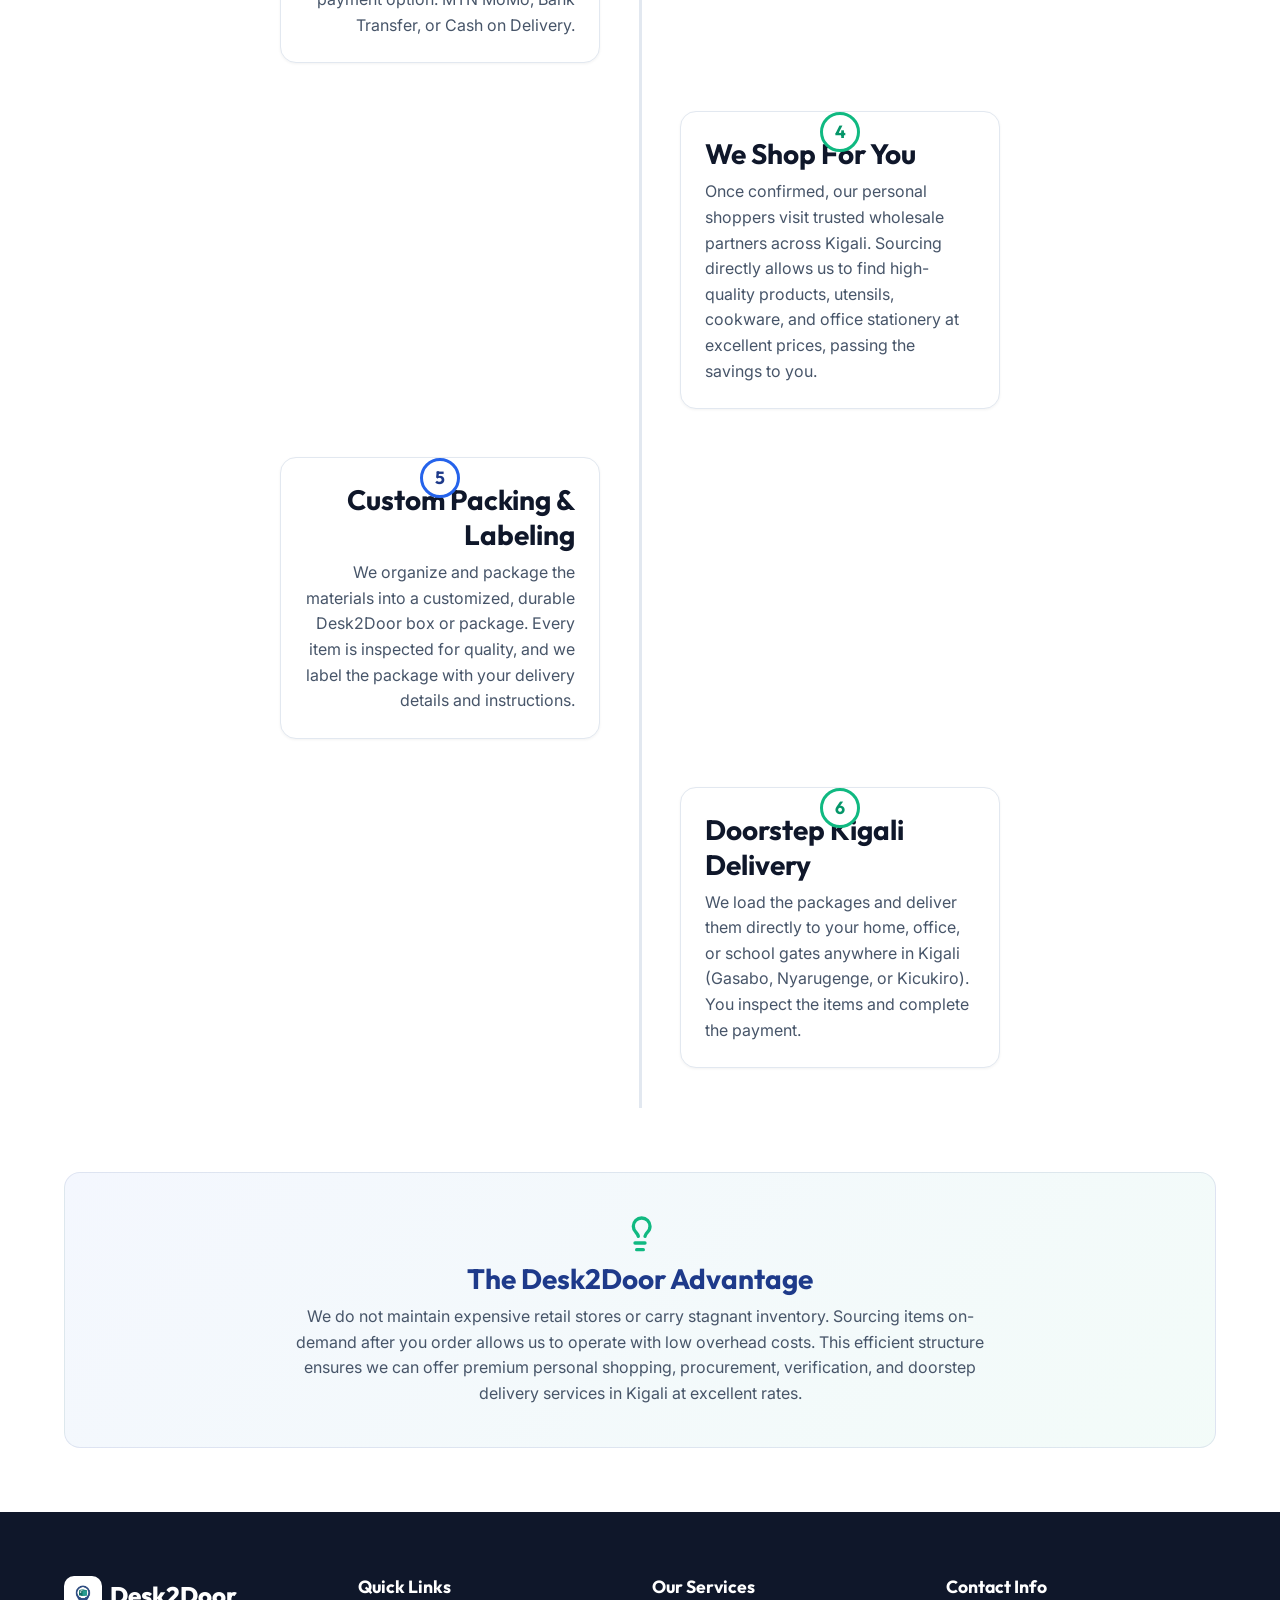
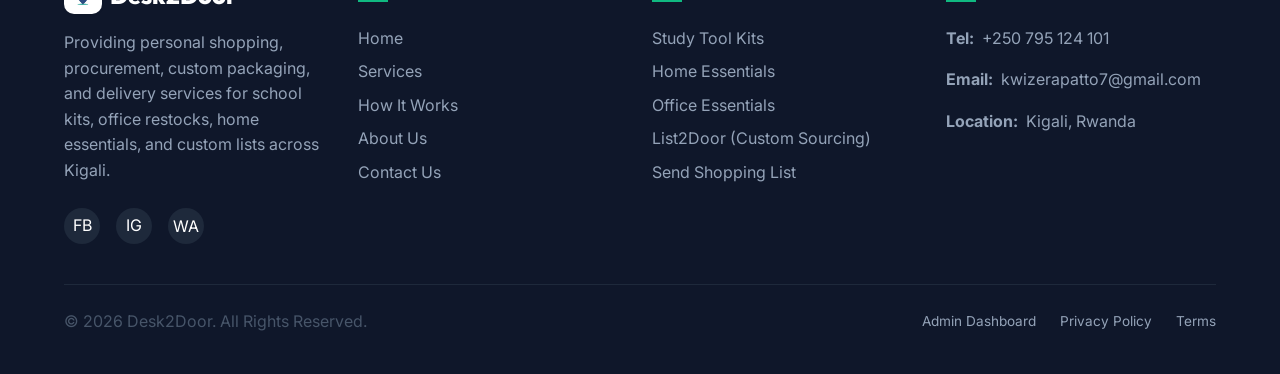
<file: how-it-works.html>
<!DOCTYPE html>
<html lang="en">
<head>
    <meta charset="UTF-8">
    <meta name="viewport" content="width=device-width, initial-scale=1.0">
    
    <!-- Primary SEO Metadata -->
    <title>How Desk2Door Works | Send Shopping List & Home Delivery Kigali</title>
    <meta name="description" content="Learn how Desk2Door makes personal shopping effortless in Kigali. Send your list or school document, receive a custom quote, and enjoy fast doorstep delivery in Rwanda.">
    <meta name="keywords" content="send shopping list Rwanda, shopping delivery Kigali, personal shopping service Rwanda, home delivery Kigali, shopping assistant Kigali, school materials delivery Kigali">
    <meta name="robots" content="index, follow, max-image-preview:large, max-snippet:-1, max-video-preview:-1">
    <link rel="canonical" href="https://desk2door.vercel.app/how-it-works.html">
    <meta name="author" content="Desk2Door Rwanda">

    <!-- Open Graph Metadata -->
    <meta property="og:type" content="website">
    <meta property="og:site_name" content="Desk2Door">
    <meta property="og:url" content="https://desk2door.vercel.app/how-it-works.html">
    <meta property="og:title" content="How Desk2Door Works | Personal Shopping & Delivery Kigali">
    <meta property="og:description" content="Step-by-step process of ordering school supplies, groceries, and home essentials with Desk2Door in Kigali.">
    <meta property="og:image" content="https://desk2door.vercel.app/images/hero_delivery%202.png">

    <!-- Twitter Card Metadata -->
    <meta name="twitter:card" content="summary_large_image">
    <meta name="twitter:title" content="How Desk2Door Works | Personal Shopping & Delivery Kigali">
    <meta name="twitter:description" content="Step-by-step process of ordering school supplies, groceries, and home essentials with Desk2Door in Kigali.">
    <meta name="twitter:image" content="https://desk2door.vercel.app/images/hero_delivery%202.png">

    <!-- Favicons -->
    <link rel="icon" type="image/x-icon" href="favicon.ico">
    <link rel="icon" type="image/png" sizes="32x32" href="images/favicon-32x32.png">
    <link rel="icon" type="image/png" sizes="16x16" href="images/favicon-16x16.png">
    <link rel="apple-touch-icon" sizes="180x180" href="images/apple-touch-icon.png">

    <!-- Stylesheet -->
    <link rel="stylesheet" href="css/style.css">

    <!-- Schema.org JSON-LD (HowTo) -->
    <script type="application/ld+json">
    {
      "@context": "https://schema.org",
      "@graph": [
        {
          "@type": "BreadcrumbList",
          "itemListElement": [
            {
              "@type": "ListItem",
              "position": 1,
              "name": "Home",
              "item": "https://desk2door.vercel.app/"
            },
            {
              "@type": "ListItem",
              "position": 2,
              "name": "How It Works",
              "item": "https://desk2door.vercel.app/how-it-works.html"
            }
          ]
        },
        {
          "@type": "HowTo",
          "name": "How to Order Personal Shopping & Delivery with Desk2Door in Kigali",
          "description": "Step-by-step guide to sending a shopping list and getting items sourced, packaged, and delivered to your doorstep in Kigali, Rwanda.",
          "step": [
            {
              "@type": "HowToStep",
              "position": 1,
              "name": "Share Your Shopping List",
              "text": "Upload a list file (PDF, Excel, Word, or photo) or type out your shopping items on our order page or via WhatsApp."
            },
            {
              "@type": "HowToStep",
              "position": 2,
              "name": "Receive Itemized Quote",
              "text": "Our team sources items from wholesale partners in Kigali and sends you an itemized quotation for confirmation."
            },
            {
              "@type": "HowToStep",
              "position": 3,
              "name": "Doorstep Delivery & Payment",
              "text": "We carefully inspect, package, and deliver your order to your home or office in Kigali within 24 to 48 hours."
            }
          ]
        }
      ]
    }
    </script>
</head>
<body>

    <!-- STICKY HEADER -->
    <header class="header">
        <div class="container">
            <a href="index.html" class="logo">
                <img src="images/logo2.jpeg" alt="Desk2Door Logo" class="logo-icon-img" width="40" height="40">
                Desk2Door
            </a>
            
            <ul class="nav-menu">
                <li><a href="index.html" class="nav-link">Home</a></li>
                <li><a href="services.html" class="nav-link">Services</a></li>
                <li><a href="how-it-works.html" class="nav-link active">How It Works</a></li>
                <li><a href="about.html" class="nav-link">About Us</a></li>
                <li><a href="contact.html" class="nav-link">Contact</a></li>
            </ul>
            
            <div class="header-actions">
                <a href="https://wa.me/250795124101?text=Hi%20Desk2Door%2C%20I%27d%20like%20to%20place%20an%20order." class="btn btn-secondary" target="_blank" rel="noopener">WhatsApp Order</a>
                <a href="order.html" class="btn btn-primary">Order Online</a>
            </div>
            
            <div class="hamburger">
                <span></span>
                <span></span>
                <span></span>
            </div>
        </div>
    </header>

    <!-- PAGE HERO -->
    <section class="section section-alt" style="padding-top: calc(var(--header-height) + var(--space-xl)); padding-bottom: var(--space-xl);">
        <div class="container">
            <div class="section-header reveal" style="margin-bottom: 0;">
                <span class="tag">Seamless Fulfillment</span>
                <h1>How Desk2Door Sourcing & Delivery Works</h1>
                <p>Learn how our on-demand personal shopping model saves you time and stress. We handle the shopping, checking, and packaging, delivering complete orders straight to you in Kigali, Rwanda.</p>
            </div>
        </div>
    </section>

    <!-- TIMELINE PROCESS -->
    <section class="section">
        <div class="container">
            <div class="timeline">
                
                <!-- Step 1 -->
                <div class="timeline-item reveal delay-100">
                    <div class="timeline-badge flex-center">1</div>
                    <div class="timeline-content">
                        <h3>Send Your Shopping List</h3>
                        <p>Fill out our digital order form by uploading a photo, PDF, Excel sheet, or Word document of your shopping list. Alternatively, skip the forms and send us a quick text list or a picture of your list directly on WhatsApp.</p>
                        <a href="order.html" class="btn btn-outline" style="padding: 0.5rem 1rem; font-size: 0.85rem; margin-top: var(--space-sm);">Go to Order Form</a>
                    </div>
                </div>

                <!-- Step 2 -->
                <div class="timeline-item reveal delay-200">
                    <div class="timeline-badge flex-center">2</div>
                    <div class="timeline-content">
                        <h3>Receive Your Quotation</h3>
                        <p>Within a few hours, we review your list, check prices with wholesale partners in Kigali, and draft a clear, itemized quotation listing each product and price. We send this quote to you via WhatsApp or Email.</p>
                    </div>
                </div>

                <!-- Step 3 -->
                <div class="timeline-item reveal delay-300">
                    <div class="timeline-badge flex-center">3</div>
                    <div class="timeline-content">
                        <h3>Confirm & Select Payment</h3>
                        <p>Review the quote and confirm your order. You can ask us to adjust items (e.g., remove items you already have or upgrade specific items). Choose your preferred payment option: MTN MoMo, Bank Transfer, or Cash on Delivery.</p>
                    </div>
                </div>

                <!-- Step 4 -->
                <div class="timeline-item reveal delay-400">
                    <div class="timeline-badge flex-center">4</div>
                    <div class="timeline-content">
                        <h3>We Shop For You</h3>
                        <p>Once confirmed, our personal shoppers visit trusted wholesale partners across Kigali. Sourcing directly allows us to find high-quality products, utensils, cookware, and office stationery at excellent prices, passing the savings to you.</p>
                    </div>
                </div>

                <!-- Step 5 -->
                <div class="timeline-item reveal">
                    <div class="timeline-badge flex-center">5</div>
                    <div class="timeline-content">
                        <h3>Custom Packing & Labeling</h3>
                        <p>We organize and package the materials into a customized, durable Desk2Door box or package. Every item is inspected for quality, and we label the package with your delivery details and instructions.</p>
                    </div>
                </div>

                <!-- Step 6 -->
                <div class="timeline-item reveal">
                    <div class="timeline-badge flex-center">6</div>
                    <div class="timeline-content">
                        <h3>Doorstep Kigali Delivery</h3>
                        <p>We load the packages and deliver them directly to your home, office, or school gates anywhere in Kigali (Gasabo, Nyarugenge, or Kicukiro). You inspect the items and complete the payment.</p>
                    </div>
                </div>
                
            </div>
            
             <!-- Efficient model summary box -->
             <div class="custom-clarification reveal" style="margin-top: var(--space-xxl); display: flex; flex-direction: column; align-items: center; justify-content: center;">
                 <div style="color: var(--secondary); margin-bottom: var(--space-sm); display: flex; align-items: center; justify-content: center;">
                     <svg width="40" height="40" viewBox="0 0 24 24" fill="none" stroke="currentColor" stroke-width="2" stroke-linecap="round" stroke-linejoin="round"><path d="M15 14c.2-1 .7-1.7 1.5-2.5 1-.9 1.5-2.2 1.5-3.5A5 5 0 0 0 8 8c0 1 .5 2.5 1.5 3.5.7.8 1.3 1.5 1.5 2.5"></path><line x1="9" y1="18" x2="15" y2="18"></line><line x1="10" y1="22" x2="14" y2="22"></line></svg>
                 </div>
                 <h3>The Desk2Door Advantage</h3>
                 <p style="max-width: 700px; margin: 0 auto;">We do not maintain expensive retail stores or carry stagnant inventory. Sourcing items on-demand after you order allows us to operate with low overhead costs. This efficient structure ensures we can offer premium personal shopping, procurement, verification, and doorstep delivery services in Kigali at excellent rates.</p>
             </div>
        </div>
    </section>

    <!-- FOOTER -->
    <footer class="footer">
        <div class="container">
            <div class="grid-4 footer-top">
                <div class="footer-col">
                    <a href="index.html" class="footer-logo">
                        <img src="images/logo2.jpeg" alt="Desk2Door Logo" class="logo-icon-img">
                        Desk2Door
                    </a>
                    <p class="footer-desc">Providing personal shopping, procurement, custom packaging, and delivery services for school kits, office restocks, home essentials, and custom lists across Kigali.</p>
                    <div class="footer-socials">
                        <a href="#" class="footer-social-icon flex-center">FB</a>
                        <a href="#" class="footer-social-icon flex-center">IG</a>
                        <button class="footer-social-icon flex-center" data-wa-trigger="whatsapp_order" style="cursor:pointer; border:none;">WA</button>
                    </div>
                </div>
                <div class="footer-col">
                    <h4>Quick Links</h4>
                    <ul class="footer-links">
                        <li><a href="index.html">Home</a></li>
                        <li><a href="services.html">Services</a></li>
                        <li><a href="how-it-works.html">How It Works</a></li>
                        <li><a href="about.html">About Us</a></li>
                        <li><a href="contact.html">Contact Us</a></li>
                    </ul>
                </div>
                <div class="footer-col">
                    <h4>Our Services</h4>
                    <ul class="footer-links">
                        <li><a href="services.html">Study Tool Kits</a></li>
                        <li><a href="services.html">Home Essentials</a></li>
                        <li><a href="services.html">Office Essentials</a></li>
                        <li><a href="services.html">List2Door (Custom Sourcing)</a></li>
                        <li><a href="order.html">Send Shopping List</a></li>
                    </ul>
                </div>
                <div class="footer-col">
                    <h4>Contact Info</h4>
                    <ul class="footer-contact-info">
                        <li>
                            <strong>Tel:</strong> +250 795 124 101
                        </li>
                        <li>
                            <strong>Email:</strong> kwizerapatto7@gmail.com
                        </li>
                        <li>
                            <strong>Location:</strong> Kigali, Rwanda
                        </li>
                    </ul>
                </div>
            </div>
            <div class="footer-bottom">
                <p>&copy; 2026 Desk2Door. All Rights Reserved.</p>
                <div class="footer-bottom-links">
                    <a href="admin.html">Admin Dashboard</a>
                    <a href="#">Privacy Policy</a>
                    <a href="#">Terms</a>
                </div>
            </div>
        </div>
    </footer>

    <!-- WHATSAPP FLOATING BUTTON -->
    <a href="#" class="whatsapp-float flex-center" aria-label="Chat on WhatsApp">
        <svg viewBox="0 0 24 24" width="32" height="32" fill="currentColor">
            <path d="M.057 24l1.687-6.163c-1.041-1.804-1.588-3.849-1.587-5.946C.06 5.348 5.397.01 12.008.01c3.202.001 6.212 1.248 8.477 3.517 2.266 2.268 3.507 5.28 3.505 8.484-.004 6.657-5.34 11.997-11.953 11.997-2.005-.001-3.973-.504-5.729-1.464L0 24zm6.59-4.846c1.6.95 3.188 1.449 4.825 1.451 5.436 0 9.86-4.37 9.864-9.799.002-2.63-1.023-5.101-2.885-6.963C16.788 2.016 14.316.99 11.992.99c-5.442 0-9.87 4.372-9.874 9.802-.001 1.768.479 3.49 1.39 5.031l-.993 3.624 3.737-.977zm11.272-7.225c-.297-.148-1.758-.867-2.03-.967-.273-.099-.471-.148-.669.149-.197.297-.767.966-.94 1.164-.173.199-.347.223-.644.075-.297-.15-1.255-.463-2.39-1.475-.883-.788-1.48-1.761-1.653-2.059-.173-.297-.018-.458.13-.606.134-.133.298-.347.446-.52.149-.174.198-.298.298-.497.099-.198.05-.371-.025-.52-.075-.149-.669-1.612-.916-2.207-.242-.579-.487-.5-.669-.51-.173-.008-.371-.01-.568-.01-.198 0-.52.074-.792.372-.272.297-1.04 1.016-1.04 2.479 0 1.462 1.065 2.875 1.213 3.074.149.198 2.096 3.2 5.077 4.487.709.306 1.262.489 1.694.625.712.227 1.36.195 1.871.118.571-.085 1.758-.719 2.006-1.413.248-.694.248-1.289.173-1.413-.074-.124-.272-.198-.57-.347z"/>
        </svg>
    </a>

    <!-- SCRIPTS -->
    <script src="js/main.js"></script>
</body>
</html>
</file>
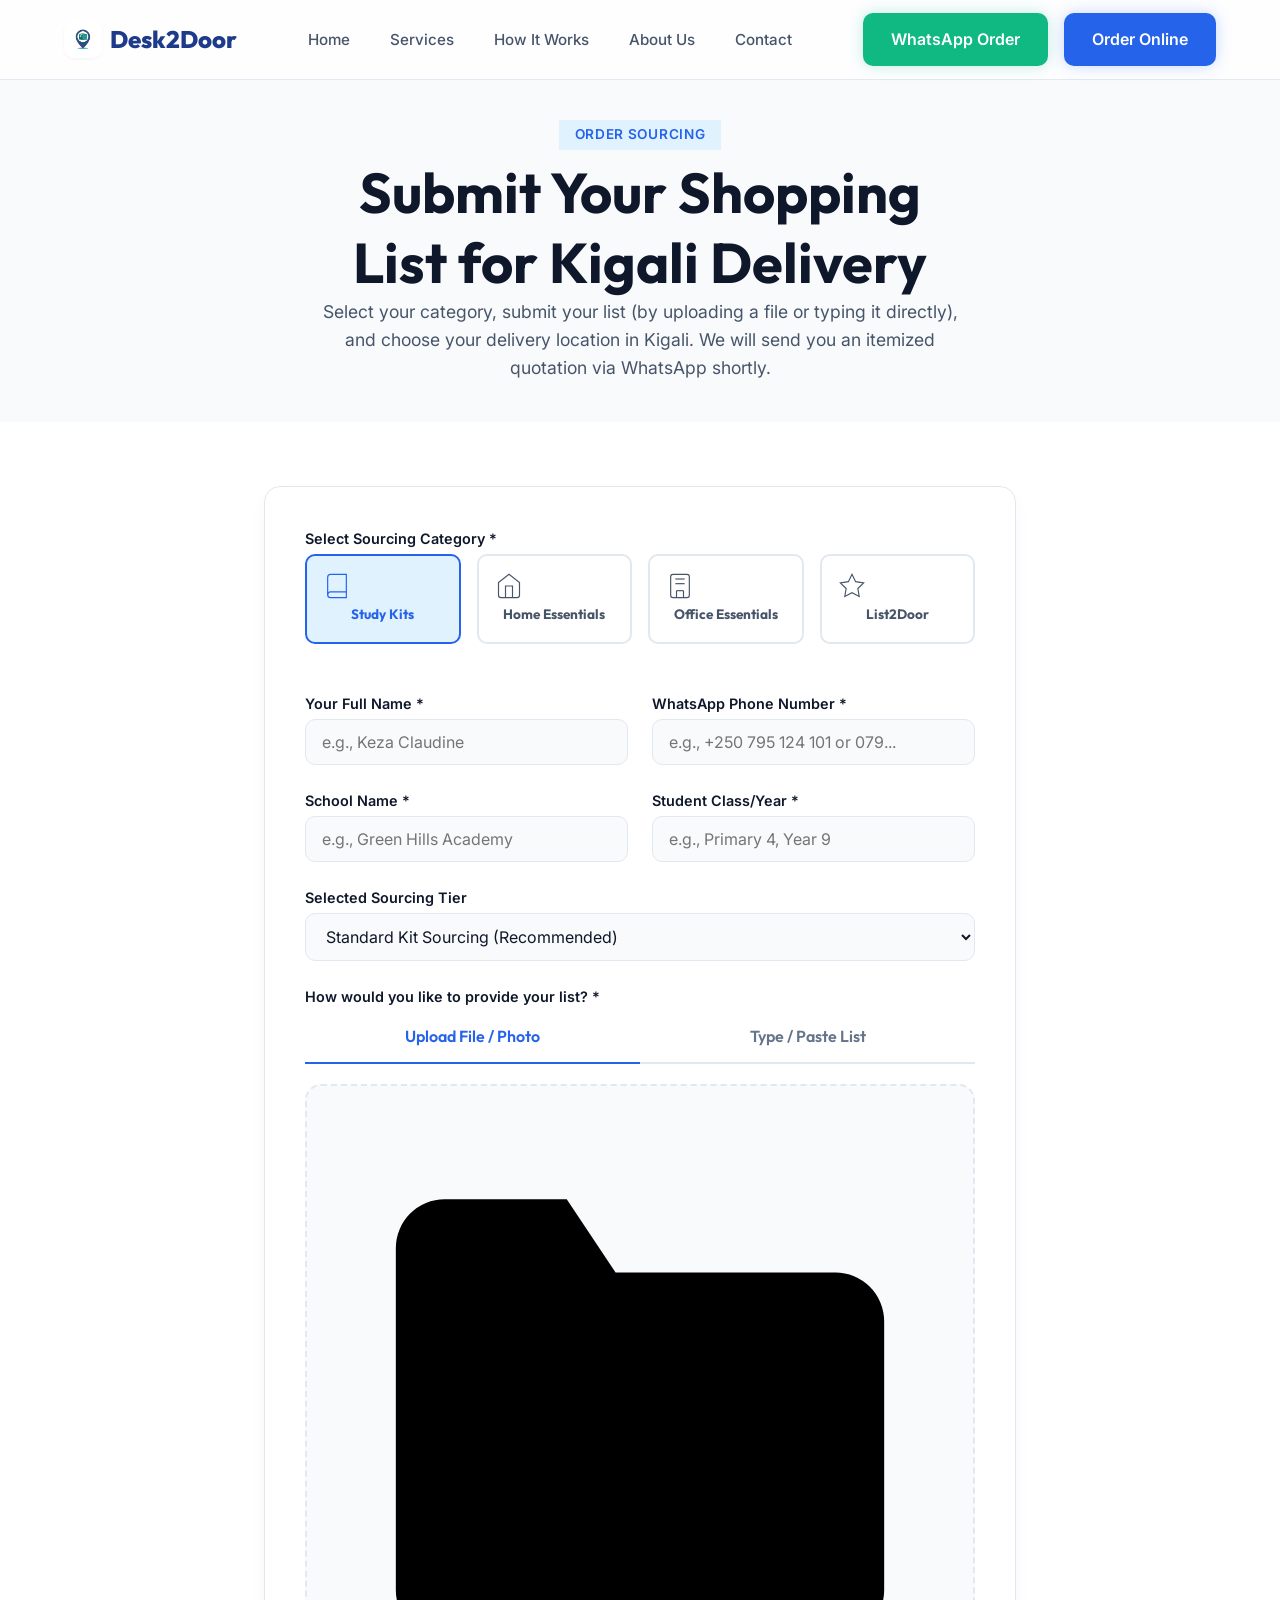
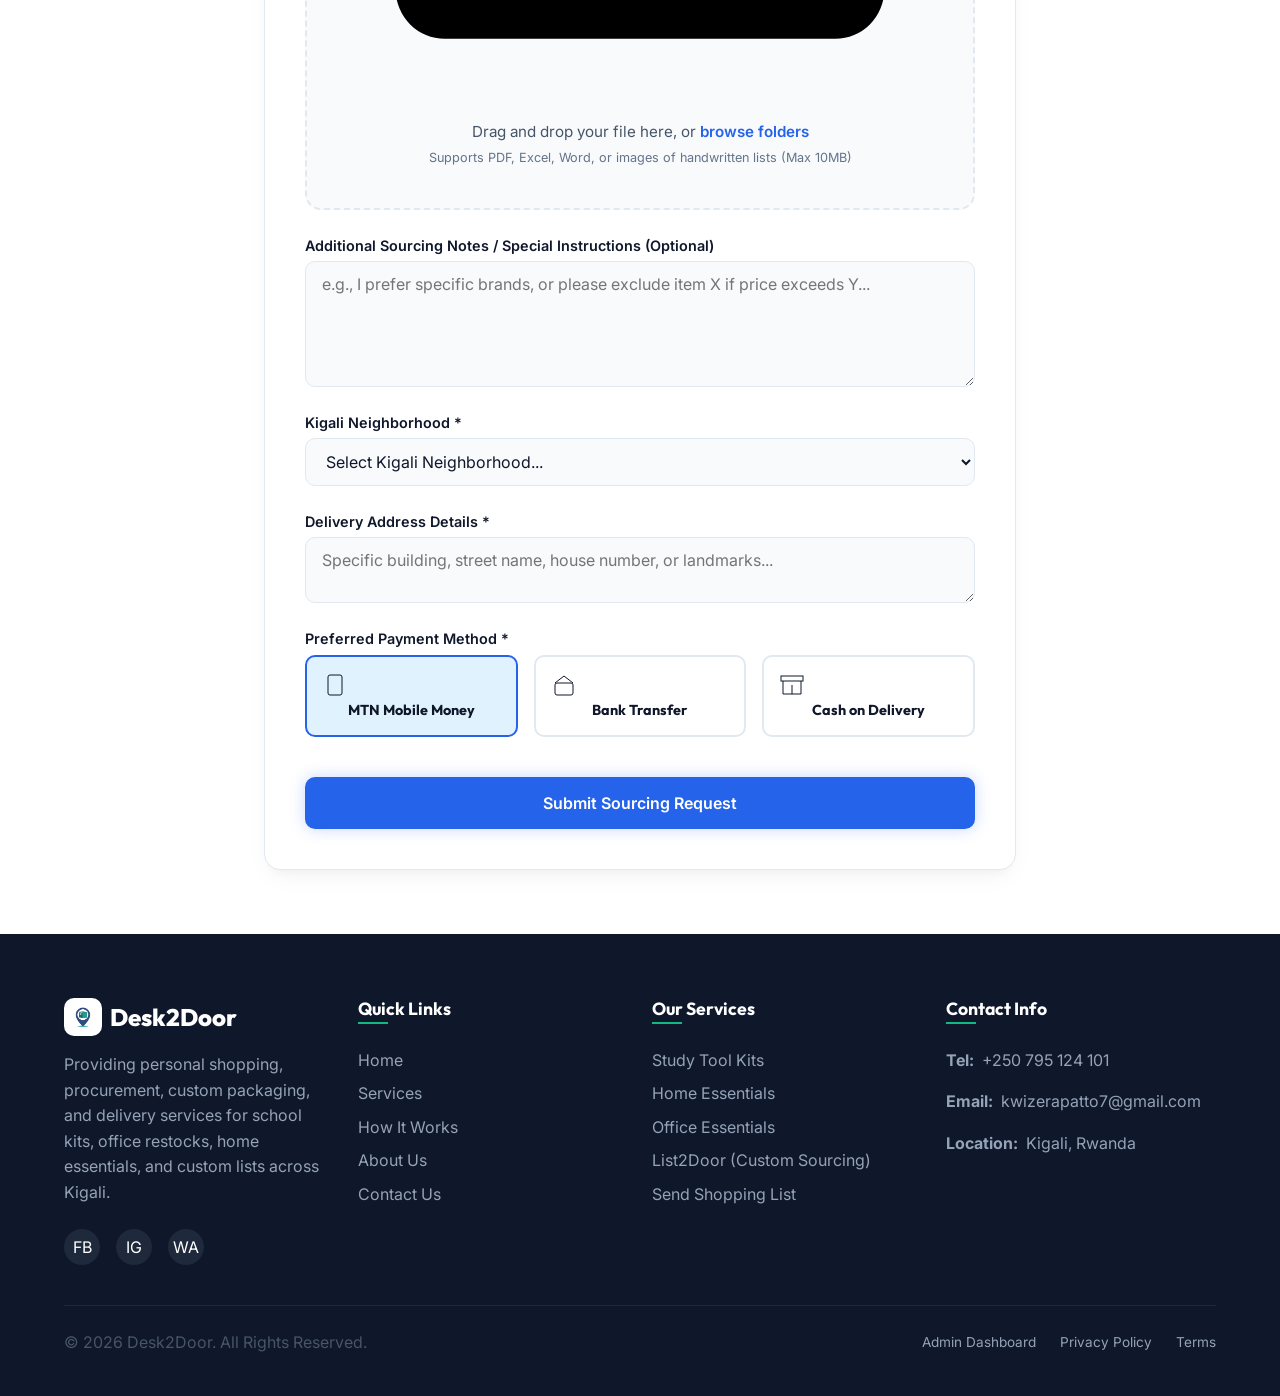
<file: order.html>
<!DOCTYPE html>
<html lang="en">
<head>
    <meta charset="UTF-8">
    <meta name="viewport" content="width=device-width, initial-scale=1.0">
    
    <!-- Primary SEO Metadata -->
    <title>Send Shopping List & Buy School Supplies Online Rwanda | Desk2Door</title>
    <meta name="description" content="Submit your shopping list or school supply document online with Desk2Door. Upload files or type your list for custom personal shopping, study tool kits & doorstep delivery in Kigali, Rwanda.">
    <meta name="keywords" content="buy school supplies online Rwanda, send shopping list Rwanda, school materials delivery Kigali, order online Kigali, stationery delivery Rwanda, grocery delivery Kigali">
    <meta name="robots" content="index, follow, max-image-preview:large, max-snippet:-1, max-video-preview:-1">
    <link rel="canonical" href="https://desk2door.vercel.app/order.html">
    <meta name="author" content="Desk2Door Rwanda">

    <!-- Open Graph Metadata -->
    <meta property="og:type" content="website">
    <meta property="og:site_name" content="Desk2Door">
    <meta property="og:url" content="https://desk2door.vercel.app/order.html">
    <meta property="og:title" content="Send Your Shopping List | Desk2Door Kigali">
    <meta property="og:description" content="Submit your school supply list, groceries, or custom list for personal shopping and doorstep delivery in Kigali.">
    <meta property="og:image" content="https://desk2door.vercel.app/images/hero_delivery%202.png">

    <!-- Twitter Card Metadata -->
    <meta name="twitter:card" content="summary_large_image">
    <meta name="twitter:title" content="Send Your Shopping List | Desk2Door Kigali">
    <meta name="twitter:description" content="Submit your school supply list, groceries, or custom list for personal shopping and doorstep delivery in Kigali.">
    <meta name="twitter:image" content="https://desk2door.vercel.app/images/hero_delivery%202.png">

    <!-- Favicons -->
    <link rel="icon" type="image/x-icon" href="favicon.ico">
    <link rel="icon" type="image/png" sizes="32x32" href="images/favicon-32x32.png">
    <link rel="icon" type="image/png" sizes="16x16" href="images/favicon-16x16.png">
    <link rel="apple-touch-icon" sizes="180x180" href="images/apple-touch-icon.png">

    <!-- Stylesheet -->
    <link rel="stylesheet" href="css/style.css">

    <!-- Schema.org JSON-LD -->
    <script type="application/ld+json">
    {
      "@context": "https://schema.org",
      "@graph": [
        {
          "@type": "BreadcrumbList",
          "itemListElement": [
            {
              "@type": "ListItem",
              "position": 1,
              "name": "Home",
              "item": "https://desk2door.vercel.app/"
            },
            {
              "@type": "ListItem",
              "position": 2,
              "name": "Order Online",
              "item": "https://desk2door.vercel.app/order.html"
            }
          ]
        },
        {
          "@type": "WebPage",
          "url": "https://desk2door.vercel.app/order.html",
          "name": "Submit Your Shopping List - Desk2Door",
          "description": "Form to upload or type your shopping list for personal procurement and doorstep delivery across Kigali."
        }
      ]
    }
    </script>
</head>
<body>

    <!-- STICKY HEADER -->
    <header class="header">
        <div class="container">
            <a href="index.html" class="logo">
                <img src="images/logo2.jpeg" alt="Desk2Door Logo" class="logo-icon-img" width="40" height="40">
                Desk2Door
            </a>
            
            <ul class="nav-menu">
                <li><a href="index.html" class="nav-link">Home</a></li>
                <li><a href="services.html" class="nav-link">Services</a></li>
                <li><a href="how-it-works.html" class="nav-link">How It Works</a></li>
                <li><a href="about.html" class="nav-link">About Us</a></li>
                <li><a href="contact.html" class="nav-link">Contact</a></li>
            </ul>
            
            <div class="header-actions">
                <a href="https://wa.me/250795124101?text=Hi%20Desk2Door%2C%20I%27d%20like%20to%20place%20an%20order." class="btn btn-secondary" target="_blank" rel="noopener">WhatsApp Order</a>
                <a href="order.html" class="btn btn-primary">Order Online</a>
            </div>
            
            <div class="hamburger">
                <span></span>
                <span></span>
                <span></span>
            </div>
        </div>
    </header>

    <!-- PAGE HERO -->
    <section class="section section-alt" style="padding-top: calc(var(--header-height) + var(--space-xl)); padding-bottom: var(--space-xl);">
        <div class="container">
            <div class="section-header reveal" style="margin-bottom: 0;">
                <span class="tag">Order Sourcing</span>
                <h1>Submit Your Shopping List for Kigali Delivery</h1>
                <p>Select your category, submit your list (by uploading a file or typing it directly), and choose your delivery location in Kigali. We will send you an itemized quotation via WhatsApp shortly.</p>
            </div>
        </div>
    </section>

    <!-- ORDER FORM SECTION -->
    <section class="section">
        <div class="container" style="max-width: 800px;">
            <div class="form-card reveal" id="orderFormContainer">
                <form id="desk2doorOrderForm" novalidate>
                    <div class="form-grid">
                        
                        <!-- 1. Category Selection -->
                        <div class="form-group">
                            <label class="form-label">Select Sourcing Category *</label>
                            <div class="order-categories-grid">
                                <label class="order-category-card selected" id="catStudyLabel">
                                    <input type="radio" name="orderCategory" value="Study" checked>
                                    <span class="order-category-icon">
                                        <svg viewBox="0 0 24 24"><path d="M4 19.5A2.5 2.5 0 0 1 6.5 17H20"></path><path d="M6.5 2H20v20H6.5A2.5 2.5 0 0 1 4 19.5v-15A2.5 2.5 0 0 1 6.5 2z"></path></svg>
                                    </span>
                                    <span>Study Kits</span>
                                </label>
                                <label class="order-category-card" id="catHomeLabel">
                                    <input type="radio" name="orderCategory" value="Home">
                                    <span class="order-category-icon">
                                        <svg viewBox="0 0 24 24"><path d="M3 9l9-7 9 7v11a2 2 0 0 1-2 2H5a2 2 0 0 1-2-2z"></path><polyline points="9 22 9 12 15 12 15 22"></polyline></svg>
                                    </span>
                                    <span>Home Essentials</span>
                                </label>
                                <label class="order-category-card" id="catOfficeLabel">
                                    <input type="radio" name="orderCategory" value="Office">
                                    <span class="order-category-icon">
                                        <svg viewBox="0 0 24 24"><rect x="4" y="2" width="16" height="20" rx="2" ry="2"></rect><line x1="9" y1="22" x2="9" y2="16"></line><line x1="15" y1="22" x2="15" y2="16"></line><line x1="9" y1="16" x2="15" y2="16"></line><path d="M8 6h8"></path><path d="M8 10h8"></path></svg>
                                    </span>
                                    <span>Office Essentials</span>
                                </label>
                                <label class="order-category-card" id="catListLabel">
                                    <input type="radio" name="orderCategory" value="List2Door">
                                    <span class="order-category-icon">
                                        <svg viewBox="0 0 24 24"><polygon points="12 2 15.09 8.26 22 9.27 17 14.14 18.18 21.02 12 17.77 5.82 21.02 7 14.14 2 9.27 8.91 8.26 12 2"></polygon></svg>
                                    </span>
                                    <span>List2Door</span>
                                </label>
                            </div>
                        </div>

                        <!-- 2. Customer & Contact Details -->
                        <div class="form-grid two-cols">
                            <div class="form-group">
                                <label for="parentName" class="form-label">Your Full Name *</label>
                                <input type="text" id="parentName" class="form-control" placeholder="e.g., Keza Claudine" required>
                                <span class="error-msg" style="color: #EF4444; font-size: 0.75rem; display: none;">Please enter your name.</span>
                            </div>
                            <div class="form-group">
                                <label for="phoneNumber" class="form-label">WhatsApp Phone Number *</label>
                                <input type="tel" id="phoneNumber" class="form-control" placeholder="e.g., +250 795 124 101 or 079..." required>
                                <span class="error-msg" style="color: #EF4444; font-size: 0.75rem; display: none;">Please enter a valid phone number.</span>
                            </div>
                        </div>

                        <!-- 3. Contextual School fields, shown only for Study Kits -->
                        <div class="form-grid two-cols" id="schoolFieldsContainer">
                            <div class="form-group">
                                <label for="schoolName" class="form-label">School Name *</label>
                                <input type="text" id="schoolName" class="form-control" placeholder="e.g., Green Hills Academy">
                                <span class="error-msg" style="color: #EF4444; font-size: 0.75rem; display: none;">Please specify the school.</span>
                            </div>
                            <div class="form-group">
                                <label for="studentClass" class="form-label">Student Class/Year *</label>
                                <input type="text" id="studentClass" class="form-control" placeholder="e.g., Primary 4, Year 9">
                                <span class="error-msg" style="color: #EF4444; font-size: 0.75rem; display: none;">Please specify the class.</span>
                            </div>
                        </div>

                        <!-- 4. Sourcing Tier Preset (Hidden/Visible inside Study container if needed, let's keep it under selector or hidden) -->
                        <div class="form-group" id="kitTierGroup">
                            <label class="form-label">Selected Sourcing Tier</label>
                            <select id="kitTier" class="form-control">
                                <option value="standard" selected>Standard Kit Sourcing (Recommended)</option>
                                <option value="basic">Basic Kit Sourcing</option>
                                <option value="premium">Premium Kit Sourcing</option>
                                <option value="custom">Custom Sourcing List</option>
                            </select>
                        </div>

                        <!-- 5. List Input Section (File Upload vs Typed Text Tabs) -->
                        <div class="form-group">
                            <label class="form-label">How would you like to provide your list? *</label>
                            <div class="input-tabs">
                                <div class="input-tab-btn active" id="tabUploadBtn">Upload File / Photo</div>
                                <div class="input-tab-btn" id="tabTextBtn">Type / Paste List</div>
                            </div>

                            <!-- Tab 1: Upload -->
                            <div class="input-tab-content active" id="tabUploadContent">
                                <div class="file-upload-wrapper" id="dropzone">
                                    <input type="file" id="schoolListFile" class="file-upload-input" accept="image/*,.pdf,.doc,.docx,.xls,.xlsx">
                                    <div class="file-upload-icon">
                                        <svg viewBox="0 0 24 24"><path d="M22 19a2 2 0 0 1-2 2H4a2 2 0 0 1-2-2V5a2 2 0 0 1 2-2h5l2 3h9a2 2 0 0 1 2 2z"></path></svg>
                                    </div>
                                    <div class="file-upload-text" id="uploadText">
                                        Drag and drop your file here, or <span>browse folders</span>
                                        <small>Supports PDF, Excel, Word, or images of handwritten lists (Max 10MB)</small>
                                    </div>
                                </div>
                                <span class="error-msg" id="fileError" style="color: #EF4444; font-size: 0.75rem; display: none;">Please upload a list document or image.</span>
                            </div>

                            <!-- Tab 2: Text -->
                            <div class="input-tab-content" id="tabTextContent">
                                <textarea id="typedList" class="form-textarea" placeholder="Type or paste your shopping list here. Add one item per line, e.g.:&#13;10x lined notebooks&#13;2x black pens&#13;1x kitchen knife set"></textarea>
                                <span class="error-msg" id="textError" style="color: #EF4444; font-size: 0.75rem; display: none;">Please type or paste your shopping list.</span>
                            </div>
                        </div>

                        <!-- 6. Additional Sourcing Instructions -->
                        <div class="form-group">
                            <label for="notes" class="form-label">Additional Sourcing Notes / Special Instructions (Optional)</label>
                            <textarea id="notes" class="form-control" rows="5" placeholder="e.g., I prefer specific brands, or please exclude item X if price exceeds Y..."></textarea>
                        </div>

                        <!-- 6. Delivery Address -->
                        <div class="form-group">
                            <label for="deliverySector" class="form-label">Kigali Neighborhood *</label>
                            <select id="deliverySector" class="form-control" required>
                                <option value="" disabled selected>Select Kigali Neighborhood...</option>
                                <option value="Kacyiru">Kacyiru</option>
                                <option value="Kimihurura">Kimihurura</option>
                                <option value="Kiyovu">Kiyovu</option>
                                <option value="Nyarutarama">Nyarutarama</option>
                                <option value="Remera">Remera</option>
                                <option value="Kibagabaga">Kibagabaga</option>
                                <option value="Kanombe">Kanombe</option>
                                <option value="Kicukiro">Kicukiro</option>
                                <option value="Gikondo">Gikondo</option>
                                <option value="Rebero">Rebero</option>
                                <option value="Nyamirambo">Nyamirambo</option>
                                <option value="Kagugu">Kagugu</option>
                                <option value="Other">Other sector (Specify below)</option>
                            </select>
                            <span class="error-msg" style="color: #EF4444; font-size: 0.75rem; display: none;">Please select a neighborhood.</span>
                        </div>
                        <div class="form-group">
                            <label for="deliveryAddress" class="form-label">Delivery Address Details *</label>
                            <textarea id="deliveryAddress" class="form-control" rows="2" placeholder="Specific building, street name, house number, or landmarks..." required></textarea>
                            <span class="error-msg" style="color: #EF4444; font-size: 0.75rem; display: none;">Please provide a delivery address.</span>
                        </div>

                        <!-- 7. Preferred Payment Method -->
                        <div class="form-group">
                            <label class="form-label">Preferred Payment Method *</label>
                            <div class="payment-selector-grid">
                                <label class="payment-card selected" id="payMomoLabel">
                                    <input type="radio" name="paymentMethod" value="MoMo" checked>
                                    <div class="payment-card-icon">
                                        <svg viewBox="0 0 24 24"><rect x="5" y="2" width="14" height="20" rx="2" ry="2"></rect><line x1="12" y1="18" x2="12.01" y2="18"></line></svg>
                                    </div>
                                    <h4>MTN Mobile Money</h4>
                                </label>
                                <label class="payment-card" id="payBankLabel">
                                    <input type="radio" name="paymentMethod" value="Bank">
                                    <div class="payment-card-icon">
                                        <svg viewBox="0 0 24 24"><rect x="3" y="10" width="18" height="12" rx="2"></rect><path d="M3 10L12 3L21 10"></path></svg>
                                    </div>
                                    <h4>Bank Transfer</h4>
                                </label>
                                <label class="payment-card" id="payCodLabel">
                                    <input type="radio" name="paymentMethod" value="Cash">
                                    <div class="payment-card-icon">
                                        <svg viewBox="0 0 24 24"><polyline points="21 8 21 21 3 21 3 8"></polyline><rect x="1" y="3" width="22" height="5"></rect><line x1="12" y1="12" x2="12" y2="21"></line></svg>
                                    </div>
                                    <h4>Cash on Delivery</h4>
                                </label>
                            </div>
                        </div>

                        <div style="margin-top: var(--space-md);">
                            <button type="submit" class="btn btn-primary btn-block" style="padding: 1rem;">
                                Submit Sourcing Request
                            </button>
                        </div>
                        
                    </div>
                </form>
            </div>
            
            <!-- Dynamic Success Message (Hidden by default) -->
            <div class="form-card form-success-card reveal" id="orderSuccessContainer" style="display: none;">
                <div class="form-success-icon flex-center">✓</div>
                <h2>Order Request Submitted!</h2>
                <p>Thank you for choosing Desk2Door. We have registered your request under Order Reference: <strong id="successOrderId" style="color: var(--primary-light);">EP-2026-0001</strong>.</p>
                <p style="margin-bottom: var(--space-xl); font-size: 0.95rem;">We are automatically opening WhatsApp so you can send your order details directly to our team (+250 795 124 101). If WhatsApp did not open automatically, please click the button below.</p>
                
                <div style="display: flex; gap: var(--space-md); justify-content: center; flex-wrap: wrap;">
                    <a href="#" id="whatsappAlertBtn" class="btn btn-secondary" target="_blank">
                        <svg width="18" height="18" viewBox="0 0 24 24" fill="currentColor" style="vertical-align: middle; margin-right: 4px;"><path d="M.057 24l1.687-6.163c-1.041-1.804-1.588-3.849-1.587-5.946C.06 5.348 5.397.01 12.008.01c3.202.001 6.212 1.248 8.477 3.517 2.266 2.268 3.507 5.28 3.505 8.484-.004 6.657-5.34 11.997-11.953 11.997-2.005-.001-3.973-.504-5.729-1.464L0 24zm6.59-4.846c1.6.95 3.188 1.449 4.825 1.451 5.436 0 9.86-4.37 9.864-9.799.002-2.63-1.023-5.101-2.885-6.963C16.788 2.016 14.316.99 11.992.99c-5.442 0-9.87 4.372-9.874 9.802-.001 1.768.479 3.49 1.39 5.031l-.993 3.624 3.737-.977zm11.272-7.225c-.297-.148-1.758-.867-2.03-.967-.273-.099-.471-.148-.669.149-.197.297-.767.966-.94 1.164-.173.199-.347.223-.644.075-.297-.15-1.255-.463-2.39-1.475-.883-.788-1.48-1.761-1.653-2.059-.173-.297-.018-.458.13-.606.134-.133.298-.347.446-.52.149-.174.198-.298.298-.497.099-.198.05-.371-.025-.52-.075-.149-.669-1.612-.916-2.207-.242-.579-.487-.5-.669-.51-.173-.008-.371-.01-.568-.01-.198 0-.52.074-.792.372-.272.297-1.04 1.016-1.04 2.479 0 1.462 1.065 2.875 1.213 3.074.149.198 2.096 3.2 5.077 4.487.709.306 1.262.489 1.694.625.712.227 1.36.195 1.871.118.571-.085 1.758-.719 2.006-1.413.248-.694.248-1.289.173-1.413-.074-.124-.272-.198-.57-.347z"/></svg>
                        Ping Founder on WhatsApp
                    </a>
                    <a href="admin.html" class="btn btn-outline">Check Admin Dashboard</a>
                </div>
            </div>
            
        </div>
    </section>

    <!-- FOOTER -->
    <footer class="footer">
        <div class="container">
            <div class="grid-4 footer-top">
                <div class="footer-col">
                    <a href="index.html" class="footer-logo">
                        <img src="images/logo2.jpeg" alt="Desk2Door Logo" class="logo-icon-img">
                        Desk2Door
                    </a>
                    <p class="footer-desc">Providing personal shopping, procurement, custom packaging, and delivery services for school kits, office restocks, home essentials, and custom lists across Kigali.</p>
                    <div class="footer-socials">
                        <a href="#" class="footer-social-icon flex-center">FB</a>
                        <a href="#" class="footer-social-icon flex-center">IG</a>
                        <button class="footer-social-icon flex-center" data-wa-trigger="whatsapp_order" style="cursor:pointer; border:none;">WA</button>
                    </div>
                </div>
                <div class="footer-col">
                    <h4>Quick Links</h4>
                    <ul class="footer-links">
                        <li><a href="index.html">Home</a></li>
                        <li><a href="services.html">Services</a></li>
                        <li><a href="how-it-works.html">How It Works</a></li>
                        <li><a href="about.html">About Us</a></li>
                        <li><a href="contact.html">Contact Us</a></li>
                    </ul>
                </div>
                <div class="footer-col">
                    <h4>Our Services</h4>
                    <ul class="footer-links">
                        <li><a href="services.html">Study Tool Kits</a></li>
                        <li><a href="services.html">Home Essentials</a></li>
                        <li><a href="services.html">Office Essentials</a></li>
                        <li><a href="services.html">List2Door (Custom Sourcing)</a></li>
                        <li><a href="order.html">Send Shopping List</a></li>
                    </ul>
                </div>
                <div class="footer-col">
                    <h4>Contact Info</h4>
                    <ul class="footer-contact-info">
                        <li>
                            <strong>Tel:</strong> +250 795 124 101
                        </li>
                        <li>
                            <strong>Email:</strong> kwizerapatto7@gmail.com
                        </li>
                        <li>
                            <strong>Location:</strong> Kigali, Rwanda
                        </li>
                    </ul>
                </div>
            </div>
            <div class="footer-bottom">
                <p>&copy; 2026 Desk2Door. All Rights Reserved.</p>
                <div class="footer-bottom-links">
                    <a href="admin.html">Admin Dashboard</a>
                    <a href="#">Privacy Policy</a>
                    <a href="#">Terms</a>
                </div>
            </div>
        </div>
    </footer>

    <!-- SCRIPTS -->
    <script src="js/main.js"></script>
    <script src="js/order.js"></script>
</body>
</html>
</file>
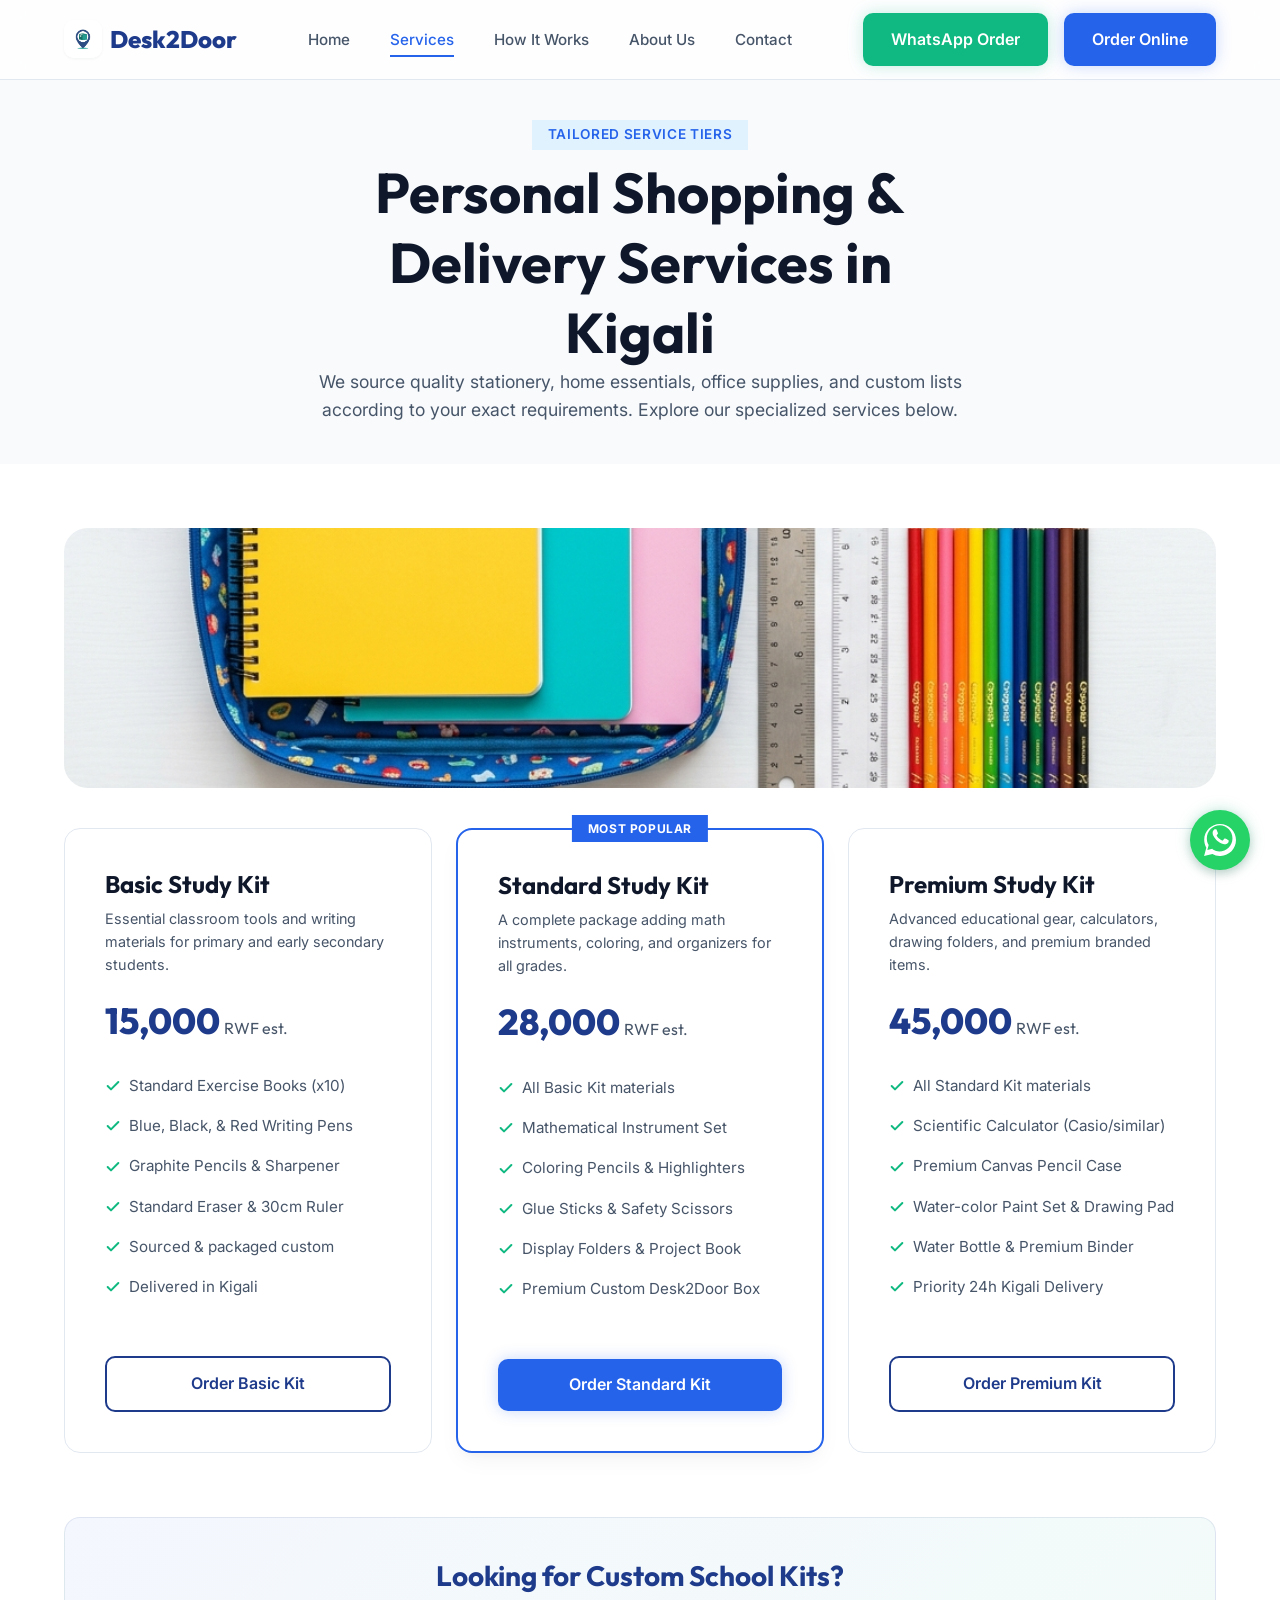
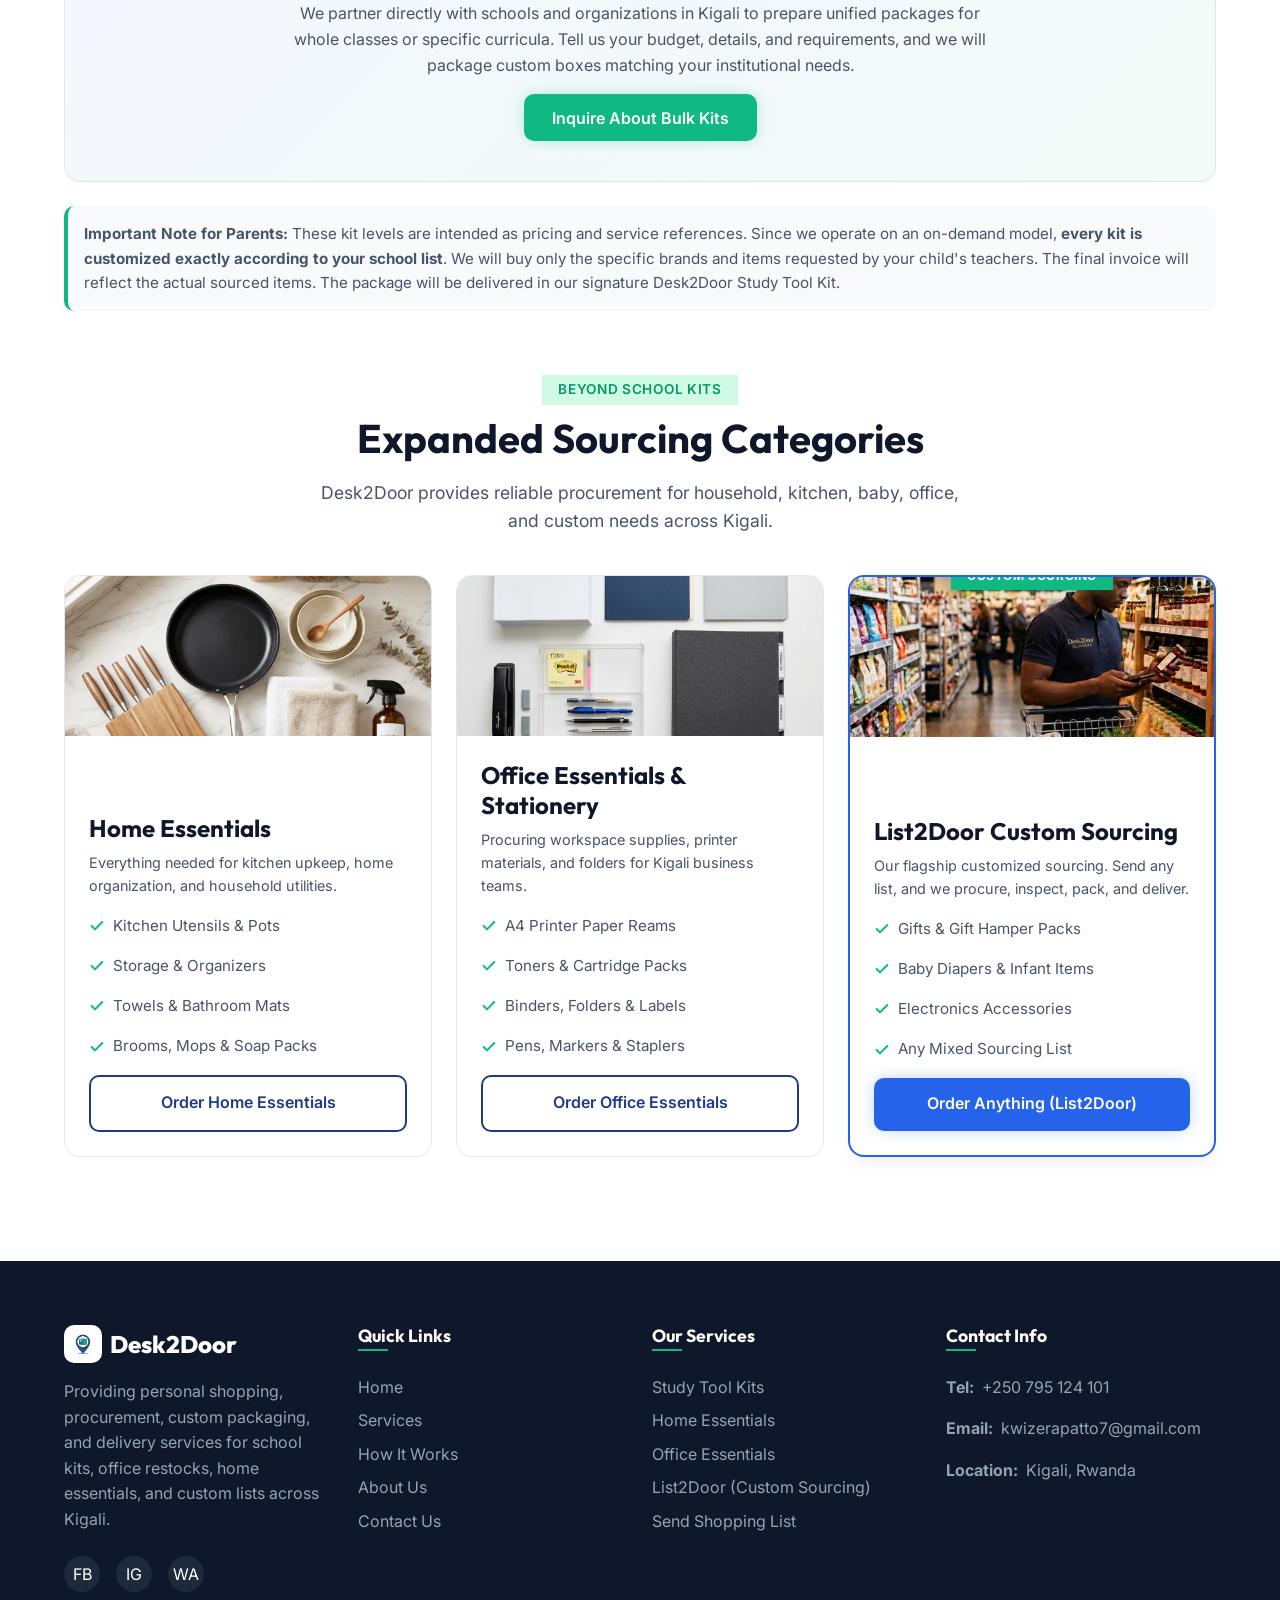
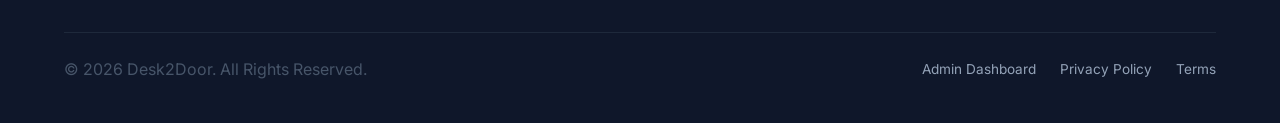
<file: services.html>
<!DOCTYPE html>
<html lang="en">
<head>
    <meta charset="UTF-8">
    <meta name="viewport" content="width=device-width, initial-scale=1.0">
    
    <!-- Primary SEO Metadata -->
    <title>Personal Shopping & Delivery Services in Kigali | Study Tool Kits, Groceries & Office Supplies</title>
    <meta name="description" content="Discover Desk2Door's custom personal shopping services in Kigali. Study Tool Kits for school lists, home essentials, grocery delivery, office stationery & List2Door custom procurement.">
    <meta name="keywords" content="study tool kit Rwanda, school materials delivery Kigali, stationery delivery Rwanda, office supplies Kigali, grocery delivery Kigali, custom shopping service Kigali, personal shopping service Rwanda, buy school supplies online Rwanda">
    <meta name="robots" content="index, follow, max-image-preview:large, max-snippet:-1, max-video-preview:-1">
    <link rel="canonical" href="https://desk2door.vercel.app/services.html">
    <meta name="author" content="Desk2Door Rwanda">

    <!-- Open Graph Metadata -->
    <meta property="og:type" content="website">
    <meta property="og:site_name" content="Desk2Door">
    <meta property="og:url" content="https://desk2door.vercel.app/services.html">
    <meta property="og:title" content="Personal Shopping & Delivery Services in Kigali | Desk2Door">
    <meta property="og:description" content="Explore custom Study Tool Kits, home essentials, office stationery, and custom list procurement delivered across Kigali.">
    <meta property="og:image" content="https://desk2door.vercel.app/images/study_kit.jpg">
    <meta property="og:image:width" content="1024">
    <meta property="og:image:height" content="1024">
    <meta property="og:image:alt" content="Desk2Door Study Tool Kits and school supplies in Kigali">

    <!-- Twitter Card Metadata -->
    <meta name="twitter:card" content="summary_large_image">
    <meta name="twitter:title" content="Personal Shopping & Delivery Services in Kigali | Desk2Door">
    <meta name="twitter:description" content="Explore custom Study Tool Kits, home essentials, office stationery, and custom list procurement delivered across Kigali.">
    <meta name="twitter:image" content="https://desk2door.vercel.app/images/study_kit.jpg">

    <!-- Favicons -->
    <link rel="icon" type="image/x-icon" href="favicon.ico">
    <link rel="icon" type="image/png" sizes="32x32" href="images/favicon-32x32.png">
    <link rel="icon" type="image/png" sizes="16x16" href="images/favicon-16x16.png">
    <link rel="apple-touch-icon" sizes="180x180" href="images/apple-touch-icon.png">

    <!-- Stylesheet -->
    <link rel="stylesheet" href="css/style.css">

    <!-- Schema.org JSON-LD -->
    <script type="application/ld+json">
    {
      "@context": "https://schema.org",
      "@graph": [
        {
          "@type": "BreadcrumbList",
          "itemListElement": [
            {
              "@type": "ListItem",
              "position": 1,
              "name": "Home",
              "item": "https://desk2door.vercel.app/"
            },
            {
              "@type": "ListItem",
              "position": 2,
              "name": "Services",
              "item": "https://desk2door.vercel.app/services.html"
            }
          ]
        },
        {
          "@type": "Service",
          "name": "Desk2Door Personal Shopping & Sourcing Services",
          "provider": {
            "@type": "Organization",
            "name": "Desk2Door",
            "url": "https://desk2door.vercel.app/"
          },
          "areaServed": "Kigali, Rwanda",
          "description": "Customized personal shopping, school list procurement, home essentials, office stationery, and doorstep delivery throughout Kigali."
        }
      ]
    }
    </script>
</head>
<body>

    <!-- STICKY HEADER -->
    <header class="header">
        <div class="container">
            <a href="index.html" class="logo">
                <img src="images/logo2.jpeg" alt="Desk2Door Logo" class="logo-icon-img" width="40" height="40">
                Desk2Door
            </a>
            
            <ul class="nav-menu">
                <li><a href="index.html" class="nav-link">Home</a></li>
                <li><a href="services.html" class="nav-link active">Services</a></li>
                <li><a href="how-it-works.html" class="nav-link">How It Works</a></li>
                <li><a href="about.html" class="nav-link">About Us</a></li>
                <li><a href="contact.html" class="nav-link">Contact</a></li>
            </ul>
            
            <div class="header-actions">
                <a href="https://wa.me/250795124101?text=Hi%20Desk2Door%2C%20I%27d%20like%20to%20place%20an%20order." class="btn btn-secondary" target="_blank" rel="noopener">WhatsApp Order</a>
                <a href="order.html" class="btn btn-primary">Order Online</a>
            </div>
            
            <div class="hamburger">
                <span></span>
                <span></span>
                <span></span>
            </div>
        </div>
    </header>

    <!-- PAGE HERO -->
    <section class="section section-alt" style="padding-top: calc(var(--header-height) + var(--space-xl)); padding-bottom: var(--space-xl);">
        <div class="container">
            <div class="section-header reveal" style="margin-bottom: 0;">
                <span class="tag">Tailored Service Tiers</span>
                <h1>Personal Shopping & Delivery Services in Kigali</h1>
                <p>We source quality stationery, home essentials, office supplies, and custom lists according to your exact requirements. Explore our specialized services below.</p>
            </div>
        </div>
    </section>

    <!-- SERVICE TIERS GRID -->
    <section class="section">
        <div class="container">
            <!-- Study Kit photo banner -->
            <div class="reveal" style="margin-bottom: var(--space-xl); border-radius: var(--radius-xl); overflow: hidden; height: 260px;">
                <img src="images/study_kit.jpg" alt="Desk2Door Study Tool Kit school supplies packaged in Kigali" title="Study Tool Kits & School Supplies Kigali" width="1024" height="260" loading="lazy" style="width: 100%; height: 100%; object-fit: cover; object-position: center;"/>
            </div>
            <div class="grid-3">
                <!-- Basic Kit -->
                <div class="pricing-card reveal delay-100">
                    <div class="pricing-header">
                        <h3>Basic Study Kit</h3>
                        <p class="pricing-desc">Essential classroom tools and writing materials for primary and early secondary students.</p>
                        <div class="pricing-price">15,000<span>RWF est.</span></div>
                    </div>
                    <ul class="pricing-features">
                        <li><svg width="16" height="16" viewBox="0 0 24 24" fill="none" stroke="currentColor" stroke-width="3" stroke-linecap="round" stroke-linejoin="round"><polyline points="20 6 9 17 4 12"></polyline></svg>Standard Exercise Books (x10)</li>
                        <li><svg width="16" height="16" viewBox="0 0 24 24" fill="none" stroke="currentColor" stroke-width="3" stroke-linecap="round" stroke-linejoin="round"><polyline points="20 6 9 17 4 12"></polyline></svg>Blue, Black, & Red Writing Pens</li>
                        <li><svg width="16" height="16" viewBox="0 0 24 24" fill="none" stroke="currentColor" stroke-width="3" stroke-linecap="round" stroke-linejoin="round"><polyline points="20 6 9 17 4 12"></polyline></svg>Graphite Pencils & Sharpener</li>
                        <li><svg width="16" height="16" viewBox="0 0 24 24" fill="none" stroke="currentColor" stroke-width="3" stroke-linecap="round" stroke-linejoin="round"><polyline points="20 6 9 17 4 12"></polyline></svg>Standard Eraser & 30cm Ruler</li>
                        <li><svg width="16" height="16" viewBox="0 0 24 24" fill="none" stroke="currentColor" stroke-width="3" stroke-linecap="round" stroke-linejoin="round"><polyline points="20 6 9 17 4 12"></polyline></svg>Sourced & packaged custom</li>
                        <li><svg width="16" height="16" viewBox="0 0 24 24" fill="none" stroke="currentColor" stroke-width="3" stroke-linecap="round" stroke-linejoin="round"><polyline points="20 6 9 17 4 12"></polyline></svg>Delivered in Kigali</li>
                    </ul>
                    <a href="order.html?tier=basic" class="btn btn-outline btn-block">Order Basic Kit</a>
                </div>

                <!-- Standard Kit (Popular) -->
                <div class="pricing-card popular reveal delay-200">
                    <span class="popular-badge">Most Popular</span>
                    <div class="pricing-header">
                        <h3>Standard Study Kit</h3>
                        <p class="pricing-desc">A complete package adding math instruments, coloring, and organizers for all grades.</p>
                        <div class="pricing-price">28,000<span>RWF est.</span></div>
                    </div>
                    <ul class="pricing-features">
                        <li><svg width="16" height="16" viewBox="0 0 24 24" fill="none" stroke="currentColor" stroke-width="3" stroke-linecap="round" stroke-linejoin="round"><polyline points="20 6 9 17 4 12"></polyline></svg>All Basic Kit materials</li>
                        <li><svg width="16" height="16" viewBox="0 0 24 24" fill="none" stroke="currentColor" stroke-width="3" stroke-linecap="round" stroke-linejoin="round"><polyline points="20 6 9 17 4 12"></polyline></svg>Mathematical Instrument Set</li>
                        <li><svg width="16" height="16" viewBox="0 0 24 24" fill="none" stroke="currentColor" stroke-width="3" stroke-linecap="round" stroke-linejoin="round"><polyline points="20 6 9 17 4 12"></polyline></svg>Coloring Pencils & Highlighters</li>
                        <li><svg width="16" height="16" viewBox="0 0 24 24" fill="none" stroke="currentColor" stroke-width="3" stroke-linecap="round" stroke-linejoin="round"><polyline points="20 6 9 17 4 12"></polyline></svg>Glue Sticks & Safety Scissors</li>
                        <li><svg width="16" height="16" viewBox="0 0 24 24" fill="none" stroke="currentColor" stroke-width="3" stroke-linecap="round" stroke-linejoin="round"><polyline points="20 6 9 17 4 12"></polyline></svg>Display Folders & Project Book</li>
                        <li><svg width="16" height="16" viewBox="0 0 24 24" fill="none" stroke="currentColor" stroke-width="3" stroke-linecap="round" stroke-linejoin="round"><polyline points="20 6 9 17 4 12"></polyline></svg>Premium Custom Desk2Door Box</li>
                    </ul>
                    <a href="order.html?tier=standard" class="btn btn-primary btn-block">Order Standard Kit</a>
                </div>

                <!-- Premium Kit -->
                <div class="pricing-card reveal delay-300">
                    <div class="pricing-header">
                        <h3>Premium Study Kit</h3>
                        <p class="pricing-desc">Advanced educational gear, calculators, drawing folders, and premium branded items.</p>
                        <div class="pricing-price">45,000<span>RWF est.</span></div>
                    </div>
                    <ul class="pricing-features">
                        <li><svg width="16" height="16" viewBox="0 0 24 24" fill="none" stroke="currentColor" stroke-width="3" stroke-linecap="round" stroke-linejoin="round"><polyline points="20 6 9 17 4 12"></polyline></svg>All Standard Kit materials</li>
                        <li><svg width="16" height="16" viewBox="0 0 24 24" fill="none" stroke="currentColor" stroke-width="3" stroke-linecap="round" stroke-linejoin="round"><polyline points="20 6 9 17 4 12"></polyline></svg>Scientific Calculator (Casio/similar)</li>
                        <li><svg width="16" height="16" viewBox="0 0 24 24" fill="none" stroke="currentColor" stroke-width="3" stroke-linecap="round" stroke-linejoin="round"><polyline points="20 6 9 17 4 12"></polyline></svg>Premium Canvas Pencil Case</li>
                        <li><svg width="16" height="16" viewBox="0 0 24 24" fill="none" stroke="currentColor" stroke-width="3" stroke-linecap="round" stroke-linejoin="round"><polyline points="20 6 9 17 4 12"></polyline></svg>Water-color Paint Set & Drawing Pad</li>
                        <li><svg width="16" height="16" viewBox="0 0 24 24" fill="none" stroke="currentColor" stroke-width="3" stroke-linecap="round" stroke-linejoin="round"><polyline points="20 6 9 17 4 12"></polyline></svg>Water Bottle & Premium Binder</li>
                        <li><svg width="16" height="16" viewBox="0 0 24 24" fill="none" stroke="currentColor" stroke-width="3" stroke-linecap="round" stroke-linejoin="round"><polyline points="20 6 9 17 4 12"></polyline></svg>Priority 24h Kigali Delivery</li>
                    </ul>
                    <a href="order.html?tier=premium" class="btn btn-outline btn-block">Order Premium Kit</a>
                </div>
            </div>

            <!-- Custom School Kits Panel -->
            <div class="custom-clarification reveal">
                <h3>Looking for Custom School Kits?</h3>
                <p style="max-width: 700px; margin: 0 auto var(--space-md) auto;">We partner directly with schools and organizations in Kigali to prepare unified packages for whole classes or specific curricula. Tell us your budget, details, and requirements, and we will package custom boxes matching your institutional needs.</p>
                <button class="btn btn-secondary" data-wa-trigger="whatsapp_order">Inquire About Bulk Kits</button>
            </div>
            
            <!-- Clarification Notice Card -->
            <div class="reveal" style="margin-top: var(--space-lg); padding: var(--space-md); border-radius: var(--radius-md); border-left: 4px solid var(--secondary); background-color: var(--bg-alt);">
                <p style="font-size: 0.95rem;"><strong>Important Note for Parents:</strong> These kit levels are intended as pricing and service references. Since we operate on an on-demand model, <strong>every kit is customized exactly according to your school list</strong>. We will buy only the specific brands and items requested by your child's teachers. The final invoice will reflect the actual sourced items. The package will be delivered in our signature Desk2Door Study Tool Kit.</p>
            </div>

            <!-- EXPANDED SERVICES (Home & Office Essentials, List2Door) -->
            <div class="section-header reveal" style="margin-top: var(--space-xxl); margin-bottom: var(--space-xl);">
                <span class="tag tag-green">Beyond School Kits</span>
                <h2>Expanded Sourcing Categories</h2>
                <p>Desk2Door provides reliable procurement for household, kitchen, baby, office, and custom needs across Kigali.</p>
            </div>

            <div class="grid-3" style="margin-bottom: var(--space-xl);">
                <!-- Home Essentials -->
                <div class="pricing-card reveal delay-100" style="overflow: hidden; padding: 0;">
                    <img src="images/home_essentials.jpg" alt="Home essentials household products delivery in Kigali" title="Home Essentials Delivery Kigali" width="400" height="160" loading="lazy" style="width: 100%; height: 160px; object-fit: cover; display: block;">
                    <div style="padding: var(--space-lg);">
                        <div class="pricing-header">
                            <h3>Home Essentials</h3>
                            <p class="pricing-desc">Everything needed for kitchen upkeep, home organization, and household utilities.</p>
                        </div>
                        <ul class="pricing-features" style="margin-bottom: var(--space-md); list-style: none;">
                            <li><svg width="16" height="16" viewBox="0 0 24 24" fill="none" stroke="currentColor" stroke-width="3" stroke-linecap="round" stroke-linejoin="round"><polyline points="20 6 9 17 4 12"></polyline></svg>Kitchen Utensils & Pots</li>
                            <li><svg width="16" height="16" viewBox="0 0 24 24" fill="none" stroke="currentColor" stroke-width="3" stroke-linecap="round" stroke-linejoin="round"><polyline points="20 6 9 17 4 12"></polyline></svg>Storage & Organizers</li>
                            <li><svg width="16" height="16" viewBox="0 0 24 24" fill="none" stroke="currentColor" stroke-width="3" stroke-linecap="round" stroke-linejoin="round"><polyline points="20 6 9 17 4 12"></polyline></svg>Towels & Bathroom Mats</li>
                            <li><svg width="16" height="16" viewBox="0 0 24 24" fill="none" stroke="currentColor" stroke-width="3" stroke-linecap="round" stroke-linejoin="round"><polyline points="20 6 9 17 4 12"></polyline></svg>Brooms, Mops & Soap Packs</li>
                        </ul>
                        <a href="order.html?category=home" class="btn btn-outline btn-block">Order Home Essentials</a>
                    </div>
                </div>

                <!-- Office Essentials -->
                <div class="pricing-card reveal delay-200" style="overflow: hidden; padding: 0;">
                    <img src="images/office_essentials.jpg" alt="Office supplies and stationery organized on a desk" title="Office Supplies & Stationery Delivery Rwanda" width="400" height="160" loading="lazy" style="width: 100%; height: 160px; object-fit: cover; display: block;">
                    <div style="padding: var(--space-lg);">
                        <div class="pricing-header">
                            <h3>Office Essentials & Stationery</h3>
                            <p class="pricing-desc">Procuring workspace supplies, printer materials, and folders for Kigali business teams.</p>
                        </div>
                        <ul class="pricing-features" style="margin-bottom: var(--space-md); list-style: none;">
                            <li><svg width="16" height="16" viewBox="0 0 24 24" fill="none" stroke="currentColor" stroke-width="3" stroke-linecap="round" stroke-linejoin="round"><polyline points="20 6 9 17 4 12"></polyline></svg>A4 Printer Paper Reams</li>
                            <li><svg width="16" height="16" viewBox="0 0 24 24" fill="none" stroke="currentColor" stroke-width="3" stroke-linecap="round" stroke-linejoin="round"><polyline points="20 6 9 17 4 12"></polyline></svg>Toners & Cartridge Packs</li>
                            <li><svg width="16" height="16" viewBox="0 0 24 24" fill="none" stroke="currentColor" stroke-width="3" stroke-linecap="round" stroke-linejoin="round"><polyline points="20 6 9 17 4 12"></polyline></svg>Binders, Folders & Labels</li>
                            <li><svg width="16" height="16" viewBox="0 0 24 24" fill="none" stroke="currentColor" stroke-width="3" stroke-linecap="round" stroke-linejoin="round"><polyline points="20 6 9 17 4 12"></polyline></svg>Pens, Markers & Staplers</li>
                        </ul>
                        <a href="order.html?category=office" class="btn btn-outline btn-block">Order Office Essentials</a>
                    </div>
                </div>

                <!-- List2Door Custom -->
                <div class="pricing-card popular reveal delay-300" style="overflow: hidden; padding: 0;">
                    <span class="popular-badge" style="background-color: var(--secondary); box-shadow: var(--shadow-glow-green);">Custom Sourcing</span>
                    <img src="images/list2door2.png" alt="Desk2Door personal shopping assistant procuring items in Kigali" title="List2Door Custom Procurement Kigali" width="400" height="160" loading="lazy" style="width: 100%; height: 160px; object-fit: cover; display: block;">
                    <div style="padding: var(--space-lg);">
                        <div class="pricing-header">
                            <h3>List2Door Custom Sourcing</h3>
                            <p class="pricing-desc">Our flagship customized sourcing. Send any list, and we procure, inspect, pack, and deliver.</p>
                        </div>
                        <ul class="pricing-features" style="margin-bottom: var(--space-md); list-style: none;">
                            <li><svg width="16" height="16" viewBox="0 0 24 24" fill="none" stroke="currentColor" stroke-width="3" stroke-linecap="round" stroke-linejoin="round"><polyline points="20 6 9 17 4 12"></polyline></svg>Gifts & Gift Hamper Packs</li>
                            <li><svg width="16" height="16" viewBox="0 0 24 24" fill="none" stroke="currentColor" stroke-width="3" stroke-linecap="round" stroke-linejoin="round"><polyline points="20 6 9 17 4 12"></polyline></svg>Baby Diapers & Infant Items</li>
                            <li><svg width="16" height="16" viewBox="0 0 24 24" fill="none" stroke="currentColor" stroke-width="3" stroke-linecap="round" stroke-linejoin="round"><polyline points="20 6 9 17 4 12"></polyline></svg>Electronics Accessories</li>
                            <li><svg width="16" height="16" viewBox="0 0 24 24" fill="none" stroke="currentColor" stroke-width="3" stroke-linecap="round" stroke-linejoin="round"><polyline points="20 6 9 17 4 12"></polyline></svg>Any Mixed Sourcing List</li>
                        </ul>
                        <a href="order.html?category=list2door" class="btn btn-primary btn-block">Order Anything (List2Door)</a>
                    </div>
                </div>
            </div>
        </div>
    </section>

    <!-- FOOTER -->
    <footer class="footer">
        <div class="container">
            <div class="grid-4 footer-top">
                <div class="footer-col">
                    <a href="index.html" class="footer-logo">
                        <img src="images/logo2.jpeg" alt="Desk2Door Logo" class="logo-icon-img">
                        Desk2Door
                    </a>
                    <p class="footer-desc">Providing personal shopping, procurement, custom packaging, and delivery services for school kits, office restocks, home essentials, and custom lists across Kigali.</p>
                    <div class="footer-socials">
                        <a href="#" class="footer-social-icon flex-center">FB</a>
                        <a href="#" class="footer-social-icon flex-center">IG</a>
                        <button class="footer-social-icon flex-center" data-wa-trigger="whatsapp_order" style="cursor:pointer; border:none;">WA</button>
                    </div>
                </div>
                <div class="footer-col">
                    <h4>Quick Links</h4>
                    <ul class="footer-links">
                        <li><a href="index.html">Home</a></li>
                        <li><a href="services.html">Services</a></li>
                        <li><a href="how-it-works.html">How It Works</a></li>
                        <li><a href="about.html">About Us</a></li>
                        <li><a href="contact.html">Contact Us</a></li>
                    </ul>
                </div>
                <div class="footer-col">
                    <h4>Our Services</h4>
                    <ul class="footer-links">
                        <li><a href="services.html">Study Tool Kits</a></li>
                        <li><a href="services.html">Home Essentials</a></li>
                        <li><a href="services.html">Office Essentials</a></li>
                        <li><a href="services.html">List2Door (Custom Sourcing)</a></li>
                        <li><a href="order.html">Send Shopping List</a></li>
                    </ul>
                </div>
                <div class="footer-col">
                    <h4>Contact Info</h4>
                    <ul class="footer-contact-info">
                        <li>
                            <strong>Tel:</strong> +250 795 124 101
                        </li>
                        <li>
                            <strong>Email:</strong> kwizerapatto7@gmail.com
                        </li>
                        <li>
                            <strong>Location:</strong> Kigali, Rwanda
                        </li>
                    </ul>
                </div>
            </div>
            <div class="footer-bottom">
                <p>&copy; 2026 Desk2Door. All Rights Reserved.</p>
                <div class="footer-bottom-links">
                    <a href="admin.html">Admin Dashboard</a>
                    <a href="#">Privacy Policy</a>
                    <a href="#">Terms</a>
                </div>
            </div>
        </div>
    </footer>

    <!-- WHATSAPP FLOATING BUTTON -->
    <a href="#" class="whatsapp-float flex-center" aria-label="Chat on WhatsApp">
        <svg viewBox="0 0 24 24" width="32" height="32" fill="currentColor">
            <path d="M.057 24l1.687-6.163c-1.041-1.804-1.588-3.849-1.587-5.946C.06 5.348 5.397.01 12.008.01c3.202.001 6.212 1.248 8.477 3.517 2.266 2.268 3.507 5.28 3.505 8.484-.004 6.657-5.34 11.997-11.953 11.997-2.005-.001-3.973-.504-5.729-1.464L0 24zm6.59-4.846c1.6.95 3.188 1.449 4.825 1.451 5.436 0 9.86-4.37 9.864-9.799.002-2.63-1.023-5.101-2.885-6.963C16.788 2.016 14.316.99 11.992.99c-5.442 0-9.87 4.372-9.874 9.802-.001 1.768.479 3.49 1.39 5.031l-.993 3.624 3.737-.977zm11.272-7.225c-.297-.148-1.758-.867-2.03-.967-.273-.099-.471-.148-.669.149-.197.297-.767.966-.94 1.164-.173.199-.347.223-.644.075-.297-.15-1.255-.463-2.39-1.475-.883-.788-1.48-1.761-1.653-2.059-.173-.297-.018-.458.13-.606.134-.133.298-.347.446-.52.149-.174.198-.298.298-.497.099-.198.05-.371-.025-.52-.075-.149-.669-1.612-.916-2.207-.242-.579-.487-.5-.669-.51-.173-.008-.371-.01-.568-.01-.198 0-.52.074-.792.372-.272.297-1.04 1.016-1.04 2.479 0 1.462 1.065 2.875 1.213 3.074.149.198 2.096 3.2 5.077 4.487.709.306 1.262.489 1.694.625.712.227 1.36.195 1.871.118.571-.085 1.758-.719 2.006-1.413.248-.694.248-1.289.173-1.413-.074-.124-.272-.198-.57-.347z"/>
        </svg>
    </a>

    <!-- SCRIPTS -->
    <script src="js/main.js"></script>
</body>
</html>
</file>
<file: css/style.css>
/* 
========================================================================
   Desk2Door - Design System & Global Stylesheet
========================================================================
   Brand Identity: Professional, Trustworthy, Modern, Family-Friendly
   Primary Colors: Deep Royal Blue (#1E3A8A) & Emerald Green (#10B981)
========================================================================
*/

@import url('https://fonts.googleapis.com/css2?family=Inter:wght@300;400;500;600;700&family=Outfit:wght@400;500;600;700;800&display=swap');

:root {
    /* Colors */
    --primary: #1E3A8A; /* Trustworthy Deep Blue */
    --primary-light: #2563EB; /* Interactive Blue */
    --primary-rgb: 30, 58, 138;
    --secondary: #10B981; /* Emerald Green for Actions/Education */
    --secondary-dark: #059669;
    --secondary-rgb: 16, 185, 129;
    --accent: #E0F2FE; /* Light sky blue background tint */
    --accent-green: #D1FAE5; /* Light emerald tint */
    
    /* Neutrals */
    --bg-main: #FFFFFF;
    --bg-alt: #F8FAFC; /* Soft Slate-50 */
    --bg-card: #FFFFFF;
    --border-color: #E2E8F0; /* Slate-200 */
    --text-main: #0F172A; /* Slate-900 */
    --text-muted: #475569; /* Slate-600 */
    --text-light: #64748B; /* Slate-500 */
    --white: #FFFFFF;
    --black: #000000;
    
    /* Typography */
    --font-sans: 'Inter', system-ui, -apple-system, BlinkMacSystemFont, sans-serif;
    --font-title: 'Outfit', var(--font-sans);
    
    /* Spacing */
    --space-xs: 0.25rem;
    --space-sm: 0.5rem;
    --space-md: 1rem;
    --space-lg: 1.5rem;
    --space-xl: 2.5rem;
    --space-xxl: 4rem;
    
    /* Borders & Shadow */
    --radius-sm: 6px;
    --radius-md: 10px;
    --radius-lg: 16px;
    --radius-xl: 24px;
    --radius-round: 50%;
    
    --shadow-sm: 0 1px 3px rgba(0, 0, 0, 0.05);
    --shadow-md: 0 4px 6px -1px rgba(0, 0, 0, 0.05), 0 2px 4px -1px rgba(0, 0, 0, 0.03);
    --shadow-lg: 0 10px 25px -5px rgba(0, 0, 0, 0.05), 0 8px 10px -6px rgba(0, 0, 0, 0.03);
    --shadow-xl: 0 25px 50px -12px rgba(15, 23, 42, 0.08);
    --shadow-glow-blue: 0 0 15px rgba(37, 99, 235, 0.25);
    --shadow-glow-green: 0 0 15px rgba(16, 185, 129, 0.25);
    
    /* Animation Transitions */
    --transition-fast: 0.15s ease;
    --transition-normal: 0.3s cubic-bezier(0.4, 0, 0.2, 1);
    --transition-slow: 0.5s cubic-bezier(0.4, 0, 0.2, 1);
    
    /* Headers & Layout height variables */
    --header-height: 80px;
}

/* ========================================================================
   Reset & Base Styles
   ======================================================================== */
*, *::before, *::after {
    box-sizing: border-box;
    margin: 0;
    padding: 0;
}

html {
    scroll-behavior: smooth;
    font-size: 16px;
    -webkit-tap-highlight-color: transparent;
}

body {
    font-family: var(--font-sans);
    color: var(--text-main);
    background-color: var(--bg-main);
    line-height: 1.6;
    overflow-x: hidden;
    -webkit-font-smoothing: antialiased;
}

a {
    color: inherit;
    text-decoration: none;
    transition: var(--transition-fast);
}

button, input, select, textarea {
    font-family: inherit;
    font-size: inherit;
    color: inherit;
    border: none;
    background: none;
    outline: none;
}

img, svg {
    max-width: 100%;
    height: auto;
    display: block;
}

/* Typography elements */
h1, h2, h3, h4, h5, h6 {
    font-family: var(--font-title);
    font-weight: 700;
    line-height: 1.25;
    color: var(--text-main);
}

h1 { font-size: 2.5rem; }
h2 { font-size: 2rem; }
h3 { font-size: 1.5rem; }
h4 { font-size: 1.25rem; }

@media (min-width: 768px) {
    h1 { font-size: 3.5rem; }
    h2 { font-size: 2.5rem; }
    h3 { font-size: 1.75rem; }
}

p {
    color: var(--text-muted);
}

/* ========================================================================
   Layout Utilities
   ======================================================================== */
.container {
    width: 100%;
    max-width: 1200px;
    margin: 0 auto;
    padding: 0 var(--space-md);
}

@media (min-width: 576px) {
    .container {
        padding: 0 var(--space-lg);
    }
}

.section {
    padding: var(--space-xl) 0;
}

@media (min-width: 768px) {
    .section {
        padding: var(--space-xxl) 0;
    }
}

.section-alt {
    background-color: var(--bg-alt);
}

.flex-center {
    display: flex;
    align-items: center;
    justify-content: center;
}

.grid-2 {
    display: grid;
    grid-template-columns: 1fr;
    gap: var(--space-xl);
}

.grid-3 {
    display: grid;
    grid-template-columns: 1fr;
    gap: var(--space-lg);
}

.grid-4 {
    display: grid;
    grid-template-columns: 1fr;
    gap: var(--space-lg);
}

@media (min-width: 768px) {
    .grid-2 { grid-template-columns: repeat(2, 1fr); }
    .grid-3 { grid-template-columns: repeat(3, 1fr); }
    .grid-4 { grid-template-columns: repeat(2, 1fr); }
}

@media (min-width: 1024px) {
    .grid-4 { grid-template-columns: repeat(4, 1fr); }
}

.section-header {
    text-align: center;
    max-width: 650px;
    margin: 0 auto var(--space-xl) auto;
}

.section-header .tag {
    display: inline-block;
    padding: var(--space-xs) var(--space-md);
    background-color: var(--accent);
    color: var(--primary-light);
    border-radius: var(--radius-full);
    font-size: 0.85rem;
    font-weight: 600;
    text-transform: uppercase;
    letter-spacing: 0.05em;
    margin-bottom: var(--space-sm);
}

.section-header .tag-green {
    background-color: var(--accent-green);
    color: var(--secondary-dark);
}

.section-header h2 {
    margin-bottom: var(--space-md);
}

.section-header p {
    font-size: 1.1rem;
}

/* ========================================================================
   Buttons
   ======================================================================== */
.btn {
    display: inline-flex;
    align-items: center;
    justify-content: center;
    padding: 0.85rem 1.75rem;
    font-weight: 600;
    border-radius: var(--radius-md);
    cursor: pointer;
    transition: var(--transition-normal);
    gap: var(--space-sm);
    text-align: center;
    position: relative;
    overflow: hidden;
}

.btn-primary {
    background-color: var(--primary-light);
    color: var(--white);
    box-shadow: var(--shadow-glow-blue);
}

.btn-primary:hover {
    background-color: var(--primary);
    transform: translateY(-2px);
    box-shadow: 0 12px 20px -5px rgba(37, 99, 235, 0.4);
}

.btn-secondary {
    background-color: var(--secondary);
    color: var(--white);
    box-shadow: var(--shadow-glow-green);
}

.btn-secondary:hover {
    background-color: var(--secondary-dark);
    transform: translateY(-2px);
    box-shadow: 0 12px 20px -5px rgba(16, 185, 129, 0.4);
}

.btn-outline {
    background-color: transparent;
    color: var(--primary);
    border: 2px solid var(--primary);
}

.btn-outline:hover {
    background-color: var(--accent);
    transform: translateY(-2px);
}

.btn-white {
    background-color: var(--white);
    color: var(--primary-light);
    box-shadow: var(--shadow-md);
}

.btn-white:hover {
    background-color: var(--bg-alt);
    transform: translateY(-2px);
    box-shadow: var(--shadow-lg);
}

.btn-block {
    display: flex;
    width: 100%;
}

/* ========================================================================
   Navigation Header
   ======================================================================== */
.header {
    height: var(--header-height);
    background-color: rgba(255, 255, 255, 0.8);
    backdrop-filter: blur(12px);
    -webkit-backdrop-filter: blur(12px);
    border-bottom: 1px solid var(--border-color);
    position: fixed;
    top: 0;
    left: 0;
    width: 100%;
    z-index: 1000;
    transition: var(--transition-normal);
}

.header.scrolled {
    height: 70px;
    box-shadow: var(--shadow-sm);
    background-color: rgba(255, 255, 255, 0.95);
}

.header .container {
    height: 100%;
    display: flex;
    align-items: center;
    justify-content: space-between;
}

.logo {
    display: flex;
    align-items: center;
    gap: var(--space-sm);
    font-family: var(--font-title);
    font-size: 1.5rem;
    font-weight: 800;
    color: var(--primary);
}

.logo span {
    color: var(--secondary);
}

.logo-icon {
    width: 38px;
    height: 38px;
    background: linear-gradient(135deg, var(--primary-light), var(--secondary));
    border-radius: var(--radius-md);
    color: var(--white);
    font-weight: 800;
    display: flex;
    align-items: center;
    justify-content: center;
    font-size: 1.25rem;
    box-shadow: var(--shadow-md);
}

.logo-icon-img {
    width: 38px;
    height: 38px;
    object-fit: contain;
    border-radius: var(--radius-md);
    box-shadow: var(--shadow-sm);
    display: block;
}


.nav-menu {
    display: flex;
    align-items: center;
    gap: var(--space-xl);
    list-style: none;
}

.nav-link {
    font-size: 0.95rem;
    font-weight: 500;
    color: var(--text-muted);
    position: relative;
    padding: var(--space-sm) 0;
}

.nav-link::after {
    content: '';
    position: absolute;
    bottom: 0;
    left: 0;
    width: 0;
    height: 2px;
    background-color: var(--primary-light);
    transition: var(--transition-normal);
}

.nav-link:hover, .nav-link.active {
    color: var(--primary-light);
}

.nav-link.active::after {
    width: 100%;
}

.header-actions {
    display: flex;
    align-items: center;
    gap: var(--space-md);
}

.hamburger {
    display: none;
    cursor: pointer;
    flex-direction: column;
    justify-content: space-between;
    width: 24px;
    height: 18px;
}

.hamburger span {
    display: block;
    height: 2px;
    width: 100%;
    background-color: var(--text-main);
    border-radius: var(--radius-full);
    transition: var(--transition-normal);
}

@media (max-width: 991px) {
    .hamburger {
        display: flex;
    }
    
    .nav-menu {
        position: fixed;
        top: var(--header-height);
        left: -100%;
        width: 100%;
        height: calc(100vh - var(--header-height));
        background-color: var(--bg-main);
        flex-direction: column;
        align-items: center;
        justify-content: flex-start;
        padding-top: var(--space-xl);
        gap: var(--space-lg);
        transition: var(--transition-normal);
        border-top: 1px solid var(--border-color);
        box-shadow: var(--shadow-xl);
        overflow-y: auto;
    }
    
    .nav-menu.active {
        left: 0;
    }
    
    .header-actions {
        display: flex;
        gap: var(--space-sm);
    }

    .header-actions .btn {
        font-size: 0.78rem;
        padding: 0.45rem 0.8rem;
        white-space: nowrap;
    }
    
    .nav-menu .menu-cta {
        width: 80%;
        margin-top: var(--space-md);
    }
    
    /* Hamburger toggle animation */
    .hamburger.active span:nth-child(1) {
        transform: translateY(8px) rotate(45deg);
    }
    
    .hamburger.active span:nth-child(2) {
        opacity: 0;
    }
    
    .hamburger.active span:nth-child(3) {
        transform: translateY(-8px) rotate(-45deg);
    }
}

/* ========================================================================
   Hero Section
   ======================================================================== */
.hero {
    padding-top: calc(var(--header-height) + var(--space-xl));
    padding-bottom: var(--space-xxl);
    background: radial-gradient(circle at 80% 20%, rgba(16, 185, 129, 0.08) 0%, rgba(37, 99, 235, 0.05) 50%, #ffffff 100%);
    position: relative;
    overflow: hidden;
}

.hero::after {
    content: '';
    position: absolute;
    width: 300px;
    height: 300px;
    border-radius: var(--radius-round);
    background: radial-gradient(circle, rgba(16, 185, 129, 0.1) 0%, transparent 70%);
    bottom: -100px;
    left: -50px;
    z-index: -1;
}

.hero-content {
    display: flex;
    flex-direction: column;
    justify-content: center;
}

.hero-tag {
    display: inline-flex;
    align-items: center;
    gap: var(--space-sm);
    padding: var(--space-xs) var(--space-md);
    background-color: var(--accent-green);
    color: var(--secondary-dark);
    border-radius: var(--radius-full);
    font-size: 0.85rem;
    font-weight: 600;
    width: fit-content;
    margin-bottom: var(--space-md);
    box-shadow: var(--shadow-sm);
}

.hero-tag svg {
    fill: currentColor;
}

.hero-title {
    margin-bottom: var(--space-md);
    letter-spacing: -0.02em;
}

.hero-title span {
    background: linear-gradient(135deg, var(--primary-light), var(--secondary));
    -webkit-background-clip: text;
    -webkit-text-fill-color: transparent;
}

.hero-desc {
    font-size: 1.1rem;
    margin-bottom: var(--space-xl);
    max-width: 550px;
}

.hero-actions {
    display: flex;
    flex-wrap: wrap;
    gap: var(--space-md);
    margin-bottom: var(--space-xl);
}

.hero-stats {
    display: grid;
    grid-template-columns: repeat(3, 1fr);
    gap: var(--space-md);
    border-top: 1px solid var(--border-color);
    padding-top: var(--space-lg);
    max-width: 500px;
}

.hero-stat-val {
    font-family: var(--font-title);
    font-size: 1.75rem;
    font-weight: 800;
    color: var(--primary);
}

.hero-stat-lbl {
    font-size: 0.85rem;
    color: var(--text-light);
}

.hero-image-wrapper {
    position: relative;
    display: flex;
    justify-content: center;
    align-items: center;
}

.hero-image-bg {
    position: absolute;
    width: 85%;
    height: 85%;
    background: linear-gradient(135deg, rgba(37, 99, 235, 0.1) 0%, rgba(16, 185, 129, 0.1) 100%);
    border-radius: 30% 70% 70% 30% / 30% 30% 70% 70%;
    z-index: 1;
    animation: blobMorph 12s ease-in-out infinite alternate;
}

.hero-image {
    z-index: 2;
    filter: drop-shadow(0 20px 30px rgba(15, 23, 42, 0.12));
    border-radius: var(--radius-lg);
    object-fit: cover;
    width: 80%;
}

/* Real photo version of hero image */
.hero-photo {
    z-index: 2;
    width: 100%;
    height: 260px;
    object-fit: cover;
    object-position: center top;
    border-radius: var(--radius-xl);
    box-shadow: 0 25px 60px rgba(15, 23, 42, 0.18);
    display: block;
}

@media (min-width: 480px) {
    .hero-photo { height: 340px; }
}

@media (min-width: 768px) {
    .hero-photo { height: 420px; }
}

@media (min-width: 1024px) {
    .hero-photo { height: 480px; }
}

/* Category card photo thumbnail */
.category-card-photo {
    width: 100%;
    height: 160px;
    object-fit: cover;
    border-radius: var(--radius-md) var(--radius-md) 0 0;
    display: block;
    transition: transform 0.4s ease;
}

.category-card:hover .category-card-photo {
    transform: scale(1.05);
}

/* Service card photo */
.service-photo {
    width: 100%;
    height: 200px;
    object-fit: cover;
    border-radius: var(--radius-md) var(--radius-md) 0 0;
    display: block;
    transition: transform 0.4s ease;
}

.service-card:hover .service-photo {
    transform: scale(1.04);
}

/* About page story photo */
.about-photo {
    width: 100%;
    height: 240px;
    object-fit: cover;
    object-position: center;
    border-radius: var(--radius-xl);
    box-shadow: 0 20px 50px rgba(15, 23, 42, 0.15);
    display: block;
}

@media (min-width: 768px) {
    .about-photo { height: 360px; }
}

@media (min-width: 1024px) {
    .about-photo { height: 420px; }
}

.floating-card {
    position: absolute;
    background-color: var(--white);
    padding: var(--space-sm) var(--space-md);
    border-radius: var(--radius-md);
    box-shadow: var(--shadow-lg);
    display: flex;
    align-items: center;
    gap: var(--space-sm);
    z-index: 3;
    animation: floating 4s ease-in-out infinite;
}

.floating-card-1 {
    top: 10%;
    left: 5%;
    animation-delay: 0s;
}

.floating-card-2 {
    bottom: 15%;
    right: 5%;
    animation-delay: 2s;
}

.floating-card-icon {
    width: 32px;
    height: 32px;
    background-color: var(--accent-green);
    color: var(--secondary);
    border-radius: var(--radius-round);
    display: flex;
    align-items: center;
    justify-content: center;
    font-size: 0.95rem;
}

.floating-card-1 .floating-card-icon {
    background-color: var(--accent);
    color: var(--primary-light);
}

.floating-card-text p {
    font-weight: 700;
    font-size: 0.85rem;
    color: var(--text-main);
}

.floating-card-text span {
    font-size: 0.75rem;
    color: var(--text-light);
}

/* Morphing Blob & Float Keyframes */
@keyframes blobMorph {
    0% { border-radius: 30% 70% 70% 30% / 30% 30% 70% 70%; }
    50% { border-radius: 50% 50% 30% 70% / 50% 60% 40% 60%; }
    100% { border-radius: 70% 30% 50% 50% / 30% 60% 40% 70%; }
}

@keyframes floating {
    0% { transform: translateY(0px); }
    50% { transform: translateY(-10px); }
    100% { transform: translateY(0px); }
}

@keyframes pulse {
    0% { transform: scale(1); box-shadow: 0 0 0 0 rgba(16, 185, 129, 0.4); }
    70% { transform: scale(1.05); box-shadow: 0 0 0 15px rgba(16, 185, 129, 0); }
    100% { transform: scale(1); box-shadow: 0 0 0 0 rgba(16, 185, 129, 0); }
}

/* ========================================================================
   Features & Benefits Sections
   ======================================================================== */
.benefit-card {
    background-color: var(--bg-card);
    border: 1px solid var(--border-color);
    border-radius: var(--radius-lg);
    padding: var(--space-xl);
    transition: var(--transition-normal);
    position: relative;
    overflow: hidden;
}

.benefit-card::before {
    content: '';
    position: absolute;
    top: 0;
    left: 0;
    width: 4px;
    height: 100%;
    background: linear-gradient(to bottom, var(--primary-light), var(--secondary));
    opacity: 0;
    transition: var(--transition-normal);
}

.benefit-card:hover {
    transform: translateY(-5px);
    box-shadow: var(--shadow-lg);
    border-color: transparent;
}

.benefit-card:hover::before {
    opacity: 1;
}

.benefit-icon-box {
    width: 50px;
    height: 50px;
    background-color: var(--accent);
    color: var(--primary-light);
    border-radius: var(--radius-md);
    margin-bottom: var(--space-lg);
    font-size: 1.5rem;
}

.benefit-card:nth-child(even) .benefit-icon-box {
    background-color: var(--accent-green);
    color: var(--secondary);
}

.benefit-card h3 {
    margin-bottom: var(--space-sm);
}

/* ========================================================================
   Timeline Process (How It Works)
   ======================================================================== */
.timeline {
    position: relative;
    max-width: 800px;
    margin: 0 auto;
    padding: var(--space-md) 0;
}

.timeline::after {
    content: '';
    position: absolute;
    width: 3px;
    background-color: var(--border-color);
    top: 0;
    bottom: 0;
    left: 31px;
    margin-left: -1.5px;
}

.timeline-item {
    padding: var(--space-md) var(--space-md) var(--space-xl) var(--space-xxl);
    position: relative;
    background-color: transparent;
}

.timeline-badge {
    width: 40px;
    height: 40px;
    border-radius: var(--radius-round);
    background-color: var(--white);
    border: 3px solid var(--primary-light);
    position: absolute;
    left: 11px;
    top: 15px;
    z-index: 2;
    color: var(--primary);
    font-weight: 700;
    font-family: var(--font-title);
    font-size: 1.1rem;
}

.timeline-item:nth-child(even) .timeline-badge {
    border-color: var(--secondary);
    color: var(--secondary-dark);
}

.timeline-content {
    background-color: var(--bg-card);
    padding: var(--space-lg);
    border-radius: var(--radius-lg);
    border: 1px solid var(--border-color);
    box-shadow: var(--shadow-sm);
    transition: var(--transition-normal);
}

.timeline-content:hover {
    transform: translateX(5px);
    box-shadow: var(--shadow-md);
    border-color: rgba(var(--primary-rgb), 0.2);
}

.timeline-content h3 {
    margin-bottom: var(--space-sm);
}

@media (min-width: 768px) {
    .timeline::after {
        left: 50%;
    }
    
    .timeline-item {
        width: 50%;
        padding: var(--space-lg) var(--space-xl);
    }
    
    .timeline-item:nth-child(odd) {
        left: 0;
        text-align: right;
    }
    
    .timeline-item:nth-child(even) {
        left: 50%;
    }
    
    .timeline-badge {
        left: 50%;
        margin-left: -20px;
        top: 25px;
    }
    
    .timeline-item:nth-child(odd) .timeline-content:hover {
        transform: translateX(-5px);
    }
}

/* ========================================================================
   Pricing / Service Tiers (Services Page)
   ======================================================================== */
.pricing-card {
    background-color: var(--bg-card);
    border: 1px solid var(--border-color);
    border-radius: var(--radius-lg);
    padding: var(--space-xl);
    position: relative;
    display: flex;
    flex-direction: column;
    justify-content: space-between;
    transition: var(--transition-normal);
}

.pricing-card.popular {
    border: 2px solid var(--primary-light);
    box-shadow: var(--shadow-lg);
    transform: scale(1.03);
}

@media (max-width: 767px) {
    .pricing-card.popular {
        transform: scale(1);
        margin: var(--space-md) 0;
    }
}

.popular-badge {
    position: absolute;
    top: -15px;
    left: 50%;
    transform: translateX(-50%);
    background-color: var(--primary-light);
    color: var(--white);
    padding: var(--space-xs) var(--space-md);
    font-size: 0.75rem;
    font-weight: 700;
    border-radius: var(--radius-full);
    text-transform: uppercase;
    letter-spacing: 0.05em;
}

.pricing-header h3 {
    font-size: 1.5rem;
    margin-bottom: var(--space-sm);
}

.pricing-desc {
    font-size: 0.9rem;
    margin-bottom: var(--space-md);
}

.pricing-price {
    font-family: var(--font-title);
    font-size: 2.25rem;
    font-weight: 800;
    color: var(--primary);
    margin-bottom: var(--space-lg);
    display: flex;
    align-items: baseline;
}

.pricing-price span {
    font-size: 1rem;
    color: var(--text-muted);
    font-weight: 400;
    margin-left: var(--space-xs);
}

.pricing-features {
    list-style: none;
    margin-bottom: var(--space-xl);
}

.pricing-features li {
    display: flex;
    align-items: center;
    gap: var(--space-sm);
    font-size: 0.95rem;
    color: var(--text-muted);
    margin-bottom: var(--space-md);
}

.pricing-features li svg {
    color: var(--secondary);
    flex-shrink: 0;
}

/* Customized Clarification Banner */
.custom-clarification {
    background: linear-gradient(135deg, rgba(37, 99, 235, 0.05) 0%, rgba(16, 185, 129, 0.05) 100%);
    border: 1px solid rgba(var(--primary-rgb), 0.1);
    border-radius: var(--radius-lg);
    padding: var(--space-xl);
    text-align: center;
    margin-top: var(--space-xxl);
}

.custom-clarification h3 {
    margin-bottom: var(--space-sm);
    color: var(--primary);
}

/* ========================================================================
   Form Styles (Order & Contact)
   ======================================================================== */
.form-card {
    background-color: var(--bg-card);
    border: 1px solid var(--border-color);
    border-radius: var(--radius-lg);
    padding: var(--space-xl);
    box-shadow: var(--shadow-lg);
}

.form-grid {
    display: grid;
    grid-template-columns: 1fr;
    gap: var(--space-lg);
}

@media (min-width: 768px) {
    .form-grid.two-cols {
        grid-template-columns: repeat(2, 1fr);
    }
}

.form-group {
    display: flex;
    flex-direction: column;
    gap: var(--space-xs);
}

.form-label {
    font-size: 0.9rem;
    font-weight: 600;
    color: var(--text-main);
}

.form-control {
    width: 100%;
    padding: 0.75rem 1rem;
    border: 1.5px solid var(--border-color);
    border-radius: var(--radius-md);
    background-color: var(--bg-alt);
    font-family: var(--font-sans);
    transition: var(--transition-normal);
}

.form-control:focus {
    background-color: var(--white);
    border-color: var(--primary-light);
    box-shadow: 0 0 0 4px rgba(37, 99, 235, 0.1);
}

/* File Upload Field Styles */
.file-upload-wrapper {
    position: relative;
    border: 2.5px dashed var(--border-color);
    border-radius: var(--radius-lg);
    padding: var(--space-xl);
    text-align: center;
    background-color: var(--bg-alt);
    cursor: pointer;
    transition: var(--transition-normal);
}

.file-upload-wrapper.dragover, .file-upload-wrapper:hover {
    border-color: var(--primary-light);
    background-color: var(--accent);
}

.file-upload-input {
    position: absolute;
    width: 100%;
    height: 100%;
    top: 0;
    left: 0;
    opacity: 0;
    cursor: pointer;
}

.file-upload-icon {
    font-size: 2.5rem;
    color: var(--text-light);
    margin-bottom: var(--space-sm);
}

.file-upload-wrapper.has-file .file-upload-icon {
    color: var(--secondary);
}

.file-upload-text {
    font-size: 0.95rem;
    color: var(--text-muted);
}

.file-upload-text span {
    color: var(--primary-light);
    font-weight: 600;
}

.file-upload-text small {
    display: block;
    color: var(--text-light);
    margin-top: var(--space-xs);
}

/* Payment selection grid */
.payment-selector-grid {
    display: grid;
    grid-template-columns: 1fr;
    gap: var(--space-md);
}

@media (min-width: 480px) {
    .payment-selector-grid {
        grid-template-columns: repeat(3, 1fr);
    }
}

.payment-card {
    border: 2px solid var(--border-color);
    padding: var(--space-md);
    border-radius: var(--radius-md);
    text-align: center;
    cursor: pointer;
    transition: var(--transition-normal);
    position: relative;
}

.payment-card:hover {
    border-color: var(--primary-light);
    background-color: var(--accent);
}

.payment-card.selected {
    border-color: var(--primary-light);
    background-color: var(--accent);
}

.payment-card input[type="radio"] {
    position: absolute;
    opacity: 0;
}

.payment-card:focus-within {
    outline: 2px solid var(--primary-light);
    outline-offset: 2px;
}

.payment-card-icon {
    font-size: 1.5rem;
    margin-bottom: var(--space-xs);
}

.payment-card h4 {
    font-size: 0.9rem;
}

/* Dynamic Order Form Success Message */
.form-success-card {
    text-align: center;
    padding: var(--space-xxl) var(--space-xl);
}

.form-success-icon {
    width: 80px;
    height: 80px;
    background-color: var(--accent-green);
    color: var(--secondary);
    border-radius: var(--radius-round);
    font-size: 3rem;
    margin: 0 auto var(--space-lg) auto;
}

.form-success-card h2 {
    margin-bottom: var(--space-sm);
}

.form-success-card p {
    margin-bottom: var(--space-xl);
    max-width: 500px;
    margin-left: auto;
    margin-right: auto;
}

/* ========================================================================
   Testimonials (Home Page)
   ======================================================================== */
.testimonial-card {
    background-color: var(--bg-card);
    border: 1px solid var(--border-color);
    border-radius: var(--radius-lg);
    padding: var(--space-lg);
    box-shadow: var(--shadow-sm);
}

.testimonial-text {
    font-style: italic;
    margin-bottom: var(--space-lg);
}

.testimonial-author {
    display: flex;
    align-items: center;
    gap: var(--space-md);
}

.testimonial-author-img {
    width: 48px;
    height: 48px;
    border-radius: var(--radius-round);
    background-color: var(--accent);
    color: var(--primary-light);
    font-weight: 700;
    font-size: 1.1rem;
}

.testimonial-author-info h4 {
    font-size: 0.95rem;
}

.testimonial-author-info p {
    font-size: 0.85rem;
    color: var(--text-light);
}

.star-rating {
    color: #FBBF24; /* Amber star colors */
    display: flex;
    gap: var(--space-xs);
    margin-bottom: var(--space-sm);
}

/* ========================================================================
   Frequently Asked Questions (FAQ) Accordion
   ======================================================================== */
.faq-list {
    max-width: 750px;
    margin: 0 auto;
}

.faq-item {
    border-bottom: 1px solid var(--border-color);
    margin-bottom: var(--space-md);
}

.faq-question {
    display: flex;
    justify-content: space-between;
    align-items: center;
    padding: var(--space-md) 0;
    cursor: pointer;
    font-weight: 600;
    font-family: var(--font-title);
    font-size: 1.1rem;
}

.faq-toggle-icon {
    font-size: 1.25rem;
    transition: var(--transition-normal);
}

.faq-answer {
    max-height: 0;
    overflow: hidden;
    transition: max-height var(--transition-normal) ease-out;
}

.faq-answer-content {
    padding-bottom: var(--space-md);
    color: var(--text-muted);
}

.faq-item.active .faq-toggle-icon {
    transform: rotate(180deg);
}

/* ========================================================================
   Admin Dashboard Layout
   ======================================================================== */
.admin-container {
    padding-top: calc(var(--header-height) + var(--space-xl));
    padding-bottom: var(--space-xxl);
}

.admin-header-row {
    display: flex;
    justify-content: space-between;
    align-items: center;
    flex-wrap: wrap;
    gap: var(--space-md);
    margin-bottom: var(--space-xl);
}

.admin-stats-grid {
    display: grid;
    grid-template-columns: repeat(2, 1fr);
    gap: var(--space-md);
    margin-bottom: var(--space-xl);
}

@media (min-width: 992px) {
    .admin-stats-grid {
        grid-template-columns: repeat(4, 1fr);
    }
}

.admin-stat-card {
    background-color: var(--bg-card);
    border: 1px solid var(--border-color);
    border-radius: var(--radius-lg);
    padding: var(--space-lg);
    display: flex;
    align-items: center;
    gap: var(--space-md);
}

.admin-stat-icon {
    width: 48px;
    height: 48px;
    border-radius: var(--radius-md);
    background-color: var(--accent);
    color: var(--primary-light);
    font-size: 1.5rem;
}

.admin-stat-icon.green {
    background-color: var(--accent-green);
    color: var(--secondary);
}

.admin-stat-icon.amber {
    background-color: #FEF3C7;
    color: #D97706;
}

.admin-stat-icon.rose {
    background-color: #FFE4E6;
    color: #E11D48;
}

.admin-stat-info p {
    font-size: 0.85rem;
    text-transform: uppercase;
    font-weight: 600;
    color: var(--text-light);
    letter-spacing: 0.05em;
}

.admin-stat-info h3 {
    font-size: 1.75rem;
    font-family: var(--font-title);
    margin-top: 2px;
}

/* Admin Dashboard Table */
.admin-table-controls {
    background-color: var(--bg-card);
    border: 1px solid var(--border-color);
    border-radius: var(--radius-lg) var(--radius-lg) 0 0;
    padding: var(--space-md);
    display: flex;
    justify-content: space-between;
    align-items: center;
    flex-wrap: wrap;
    gap: var(--space-md);
    border-bottom: none;
}

.admin-search-wrapper {
    flex-grow: 1;
    max-width: 400px;
    position: relative;
}

.admin-search-wrapper input {
    width: 100%;
    padding: 0.65rem 1rem 0.65rem 2.25rem;
    border: 1.5px solid var(--border-color);
    border-radius: var(--radius-md);
}

.admin-search-wrapper svg {
    position: absolute;
    left: var(--space-sm);
    top: 50%;
    transform: translateY(-50%);
    color: var(--text-light);
}

.admin-filters {
    display: flex;
    gap: var(--space-sm);
}

.admin-filter-btn {
    padding: 0.5rem 1rem;
    font-size: 0.85rem;
    font-weight: 600;
    border-radius: var(--radius-md);
    cursor: pointer;
    background-color: var(--bg-alt);
    border: 1px solid var(--border-color);
    transition: var(--transition-normal);
}

.admin-filter-btn.active, .admin-filter-btn:hover {
    background-color: var(--primary-light);
    color: var(--white);
    border-color: var(--primary-light);
}

.table-wrapper {
    background-color: var(--white);
    border: 1px solid var(--border-color);
    border-radius: 0 0 var(--radius-lg) var(--radius-lg);
    overflow-x: auto;
    margin-bottom: var(--space-xl);
    box-shadow: var(--shadow-sm);
}

.admin-table {
    width: 100%;
    border-collapse: collapse;
    text-align: left;
    min-width: 800px;
}

.admin-table th, .admin-table td {
    padding: 1rem var(--space-lg);
    border-bottom: 1px solid var(--border-color);
    font-size: 0.95rem;
}

.admin-table th {
    font-family: var(--font-title);
    font-weight: 600;
    background-color: var(--bg-alt);
    color: var(--text-main);
}

.admin-table tr:hover {
    background-color: var(--bg-alt);
}

.admin-table tr:last-child td {
    border-bottom: none;
}

/* Status Badge Styles */
.status-badge {
    display: inline-block;
    padding: 0.25rem 0.75rem;
    border-radius: var(--radius-full);
    font-size: 0.8rem;
    font-weight: 700;
    text-transform: uppercase;
}

.status-pending { background-color: #FEF3C7; color: #D97706; }
.status-quoting { background-color: #E0F2FE; color: #0284C7; }
.status-purchasing { background-color: #F5E6FF; color: #7C3AED; }
.status-out-for-delivery { background-color: #E0F2FE; color: #1E3A8A; }
.status-completed { background-color: var(--accent-green); color: var(--secondary-dark); }
.status-cancelled { background-color: #FEE2E2; color: #DC2626; }

/* Admin modal detail view */
.modal-overlay {
    position: fixed;
    top: 0;
    left: 0;
    width: 100%;
    height: 100%;
    background-color: rgba(15, 23, 42, 0.6);
    backdrop-filter: blur(4px);
    z-index: 1100;
    opacity: 0;
    pointer-events: none;
    transition: var(--transition-normal);
}

.modal-overlay.active {
    opacity: 1;
    pointer-events: auto;
}

.admin-modal {
    position: fixed;
    top: 50%;
    left: 50%;
    transform: translate(-50%, -50%) scale(0.9);
    width: 90%;
    max-width: 600px;
    background-color: var(--bg-card);
    border-radius: var(--radius-lg);
    box-shadow: var(--shadow-xl);
    z-index: 1200;
    display: flex;
    flex-direction: column;
    max-height: 85vh;
    opacity: 0;
    pointer-events: none;
    transition: var(--transition-normal);
}

.admin-modal.active {
    transform: translate(-50%, -50%) scale(1);
    opacity: 1;
    pointer-events: auto;
}

.modal-header {
    padding: var(--space-lg);
    border-bottom: 1px solid var(--border-color);
    display: flex;
    justify-content: space-between;
    align-items: center;
}

.modal-close {
    font-size: 1.5rem;
    cursor: pointer;
    color: var(--text-light);
}

.modal-body {
    padding: var(--space-lg);
    overflow-y: auto;
}

.modal-footer {
    padding: var(--space-lg);
    border-top: 1px solid var(--border-color);
    display: flex;
    justify-content: flex-end;
    gap: var(--space-sm);
}

.modal-detail-grid {
    display: grid;
    grid-template-columns: 1fr;
    gap: var(--space-md);
    margin-bottom: var(--space-lg);
}

@media (min-width: 480px) {
    .modal-detail-grid {
        grid-template-columns: repeat(2, 1fr);
    }
}

.modal-detail-full {
    grid-column: 1 / -1;
}

.modal-detail-item h4 {
    font-size: 0.8rem;
    color: var(--text-light);
    text-transform: uppercase;
    margin-bottom: var(--space-xs);
}

.modal-detail-item p, .modal-detail-item div {
    font-size: 0.95rem;
    color: var(--text-main);
}

.modal-file-preview {
    display: flex;
    align-items: center;
    gap: var(--space-sm);
    padding: var(--space-sm);
    background-color: var(--bg-alt);
    border: 1px solid var(--border-color);
    border-radius: var(--radius-md);
    margin-top: var(--space-xs);
}

.modal-file-icon {
    font-size: 1.5rem;
    color: var(--primary-light);
}

/* ========================================================================
   Floating WhatsApp Button
   ======================================================================== */
.whatsapp-float {
    position: fixed;
    bottom: 30px;
    right: 30px;
    width: 60px;
    height: 60px;
    background-color: #25D366;
    color: var(--white);
    border-radius: var(--radius-round);
    box-shadow: 0 4px 10px rgba(0, 0, 0, 0.15), var(--shadow-glow-green);
    z-index: 999;
    display: flex;
    align-items: center;
    justify-content: center;
    font-size: 2.2rem;
    cursor: pointer;
    transition: var(--transition-normal);
    animation: pulse 2.5s infinite;
}

.whatsapp-float:hover {
    background-color: #128C7E;
    transform: scale(1.1) rotate(5deg);
}

@media (max-width: 767px) {
    .whatsapp-float {
        bottom: 20px;
        right: 20px;
        width: 50px;
        height: 50px;
        font-size: 1.8rem;
    }
}

/* ========================================================================
   Footer Section
   ======================================================================== */
.footer {
    background-color: #0F172A; /* Slate-900 */
    color: #E2E8F0; /* Slate-200 */
    padding: var(--space-xxl) 0 var(--space-xl) 0;
}

.footer h3, .footer h4 {
    color: var(--white);
}

.footer-top {
    margin-bottom: var(--space-xl);
}

.footer-logo {
    display: flex;
    align-items: center;
    gap: var(--space-sm);
    font-family: var(--font-title);
    font-size: 1.5rem;
    font-weight: 800;
    color: var(--white);
    margin-bottom: var(--space-md);
}

.footer-logo span {
    color: var(--secondary);
}

.footer-desc {
    color: #94A3B8; /* Slate-400 */
    margin-bottom: var(--space-lg);
    max-width: 320px;
}

.footer-socials {
    display: flex;
    gap: var(--space-md);
}

.footer-social-icon {
    width: 36px;
    height: 36px;
    border-radius: var(--radius-round);
    background-color: #1E293B; /* Slate-800 */
    color: var(--white);
    transition: var(--transition-normal);
}

.footer-social-icon:hover {
    background-color: var(--primary-light);
    transform: translateY(-3px);
}

.footer-col h4 {
    margin-bottom: var(--space-lg);
    font-size: 1.1rem;
    position: relative;
    padding-bottom: var(--space-xs);
}

.footer-col h4::after {
    content: '';
    position: absolute;
    bottom: 0;
    left: 0;
    width: 30px;
    height: 2px;
    background-color: var(--secondary);
}

.footer-links {
    list-style: none;
}

.footer-links li {
    margin-bottom: var(--space-sm);
}

.footer-links a {
    color: #94A3B8;
}

.footer-links a:hover {
    color: var(--white);
    padding-left: var(--space-xs);
}

.footer-contact-info li {
    display: flex;
    align-items: center;
    gap: var(--space-sm);
    margin-bottom: var(--space-md);
    color: #94A3B8;
}

.footer-contact-info svg {
    color: var(--secondary);
    flex-shrink: 0;
}

.footer-bottom {
    border-top: 1px solid #1E293B;
    padding-top: var(--space-lg);
    display: flex;
    justify-content: space-between;
    align-items: center;
    flex-direction: column;
    gap: var(--space-md);
}

@media (min-width: 768px) {
    .footer-bottom {
        flex-direction: row;
    }
}

.footer-bottom-links {
    display: flex;
    gap: var(--space-lg);
}

.footer-bottom-links a {
    font-size: 0.85rem;
    color: #94A3B8;
}

.footer-bottom-links a:hover {
    color: var(--white);
}

/* ========================================================================
   About Page Specific Layouts
   ======================================================================== */
.about-hero {
    background: radial-gradient(circle at 10% 20%, rgba(37, 99, 235, 0.05) 0%, #ffffff 100%);
    padding-top: calc(var(--header-height) + var(--space-xl));
    padding-bottom: var(--space-xxl);
}

.about-features-grid {
    display: grid;
    grid-template-columns: 1fr;
    gap: var(--space-xl);
}

@media (min-width: 768px) {
    .about-features-grid {
        grid-template-columns: repeat(2, 1fr);
    }
}

.core-val-card {
    background-color: var(--bg-card);
    border: 1px solid var(--border-color);
    border-radius: var(--radius-lg);
    padding: var(--space-lg);
    box-shadow: var(--shadow-sm);
}

.core-val-header {
    display: flex;
    align-items: center;
    gap: var(--space-md);
    margin-bottom: var(--space-md);
}

.core-val-icon {
    width: 44px;
    height: 44px;
    border-radius: var(--radius-md);
    background-color: var(--accent-green);
    color: var(--secondary);
}

.core-val-card:nth-child(even) .core-val-icon {
    background-color: var(--accent);
    color: var(--primary-light);
}

/* ========================================================================
   Animations (Intersection Observer Reveal Helper)
   ======================================================================== */
.reveal {
    opacity: 0;
    transform: translateY(30px);
    transition: opacity var(--transition-slow), transform var(--transition-slow);
}

.reveal.reveal-left {
    transform: translateX(-40px);
}

.reveal.reveal-right {
    transform: translateX(40px);
}

.reveal.active {
    opacity: 1;
    transform: translate(0) scale(1);
}

.delay-100 { transition-delay: 100ms; }
.delay-200 { transition-delay: 200ms; }
.delay-300 { transition-delay: 300ms; }
.delay-400 { transition-delay: 400ms; }

/* Interactive Hover Scale Animations */
.hover-scale {
    transition: var(--transition-normal);
}

.hover-scale:hover {
    transform: scale(1.02);
}

/* ========================================================================
   Desk2Door Platform Evolution CSS
   ======================================================================== */

/* Multi-category Sourcing Grid */
.categories-grid {
    display: grid;
    grid-template-columns: 1fr;
    gap: var(--space-lg);
    margin-top: var(--space-xl);
}

@media (min-width: 480px) {
    .categories-grid {
        grid-template-columns: repeat(2, 1fr);
    }
}

@media (min-width: 1024px) {
    .categories-grid {
        grid-template-columns: repeat(3, 1fr);
    }
}

.category-card {
    background-color: var(--bg-card);
    border: 1px solid var(--border-color);
    border-radius: var(--radius-lg);
    overflow: hidden;
    display: flex;
    flex-direction: column;
    transition: var(--transition-normal);
}

.category-card .category-card-content {
    padding: var(--space-md) var(--space-lg) var(--space-lg);
    display: flex;
    flex-direction: column;
    gap: var(--space-xs);
}

.category-card:hover {
    transform: translateY(-4px);
    box-shadow: var(--shadow-lg);
    border-color: rgba(var(--primary-rgb), 0.15);
}

.category-card-icon-box {
    width: 48px;
    height: 48px;
    background-color: var(--accent);
    color: var(--primary-light);
    border-radius: var(--radius-md);
    display: flex;
    align-items: center;
    justify-content: center;
    font-size: 1.5rem;
    flex-shrink: 0;
}

.category-card-icon-box svg {
    width: 24px;
    height: 24px;
    stroke: currentColor;
    fill: none;
}

.smart-list-icon svg {
    width: 24px;
    height: 24px;
    stroke: currentColor;
    fill: none;
    display: block;
}

.admin-stat-icon svg {
    width: 24px;
    height: 24px;
    stroke: currentColor;
    fill: none;
}

.order-category-icon svg {
    width: 28px;
    height: 28px;
    stroke: currentColor;
    fill: none;
    margin-bottom: var(--space-xs);
}

.payment-card-icon svg {
    width: 24px;
    height: 24px;
    stroke: currentColor;
    fill: none;
    margin-bottom: var(--space-xs);
}

.modal-file-icon svg {
    width: 20px;
    height: 20px;
    stroke: currentColor;
    fill: none;
}

.category-card:nth-child(even) .category-card-icon-box {
    background-color: var(--accent-green);
    color: var(--secondary);
}

.category-card-content h3 {
    font-size: 1.15rem;
    margin-bottom: var(--space-xs);
    font-family: var(--font-title);
    color: var(--text-main);
}

.category-card-content p {
    font-size: 0.9rem;
    color: var(--text-muted);
    line-height: 1.4;
}

.category-card-badge {
    display: inline-block;
    padding: 2px 6px;
    background-color: var(--border-color);
    color: var(--text-light);
    border-radius: 4px;
    font-size: 0.7rem;
    font-weight: 700;
    text-transform: uppercase;
    margin-top: 4px;
}

/* Smart Lists (Coming Soon Mockup) */
.smart-lists-container {
    display: grid;
    grid-template-columns: 1fr;
    gap: var(--space-lg);
    margin-top: var(--space-xl);
}

@media (min-width: 640px) {
    .smart-lists-container {
        grid-template-columns: repeat(2, 1fr);
    }
}

@media (min-width: 1024px) {
    .smart-lists-container {
        grid-template-columns: repeat(3, 1fr);
    }
}

.smart-list-card {
    background-color: var(--bg-card);
    border: 1px solid var(--border-color);
    border-radius: var(--radius-lg);
    padding: var(--space-lg);
    position: relative;
    overflow: hidden;
    transition: var(--transition-normal);
}

.smart-list-card::after {
    content: 'Coming Soon';
    position: absolute;
    top: 15px;
    right: -30px;
    background: linear-gradient(135deg, var(--secondary), var(--secondary-dark));
    color: var(--white);
    font-size: 0.65rem;
    font-weight: 700;
    padding: 4px 30px;
    transform: rotate(45deg);
    box-shadow: var(--shadow-sm);
    letter-spacing: 0.05em;
    text-transform: uppercase;
}

.smart-list-card:hover {
    transform: translateY(-2px);
    box-shadow: var(--shadow-md);
    border-color: var(--secondary);
}

.smart-list-header {
    display: flex;
    align-items: center;
    gap: var(--space-sm);
    margin-bottom: var(--space-md);
}

.smart-list-icon {
    font-size: 1.5rem;
}

.smart-list-title {
    font-family: var(--font-title);
    font-weight: 700;
    font-size: 1.1rem;
    color: var(--text-main);
}

.smart-list-items {
    list-style: none;
    margin-bottom: var(--space-lg);
}

.smart-list-items li {
    font-size: 0.85rem;
    color: var(--text-muted);
    display: flex;
    align-items: center;
    gap: var(--space-xs);
    margin-bottom: 4px;
}

.smart-list-items li::before {
    content: '•';
    color: var(--primary-light);
    font-weight: bold;
}

.smart-list-actions {
    display: flex;
    gap: var(--space-xs);
    opacity: 0.6;
    pointer-events: none;
}

.smart-list-btn {
    padding: 0.35rem 0.75rem;
    font-size: 0.75rem;
    font-weight: 600;
    border-radius: var(--radius-sm);
    border: 1px solid var(--border-color);
    background-color: var(--bg-alt);
    color: var(--text-light);
}

/* Category inputs for Evolved Order Form */
.order-categories-grid {
    display: grid;
    grid-template-columns: repeat(2, 1fr);
    gap: var(--space-md);
    margin-bottom: var(--space-lg);
}

@media (min-width: 768px) {
    .order-categories-grid {
        grid-template-columns: repeat(4, 1fr);
    }
}

.order-category-card {
    background-color: var(--bg-card);
    border: 2px solid var(--border-color);
    border-radius: var(--radius-md);
    padding: var(--space-md);
    text-align: center;
    cursor: pointer;
    transition: var(--transition-normal);
    position: relative;
}

.order-category-card input[type="radio"] {
    position: absolute;
    opacity: 0;
    width: 0;
    height: 0;
}

.order-category-icon {
    font-size: 1.75rem;
    margin-bottom: var(--space-xs);
    display: block;
}

.order-category-card span {
    font-size: 0.85rem;
    font-weight: 700;
    color: var(--text-muted);
    font-family: var(--font-title);
    display: block;
}

.order-category-card:hover {
    border-color: rgba(var(--primary-rgb), 0.3);
    background-color: var(--bg-alt);
}

.order-category-card.selected {
    border-color: var(--primary-light);
    background-color: var(--accent);
}

.order-category-card.selected span {
    color: var(--primary-light);
}

.order-category-card:focus-within {
    outline: 2px solid var(--primary-light);
    outline-offset: 2px;
}

/* Form input method tabs */
.input-tabs {
    display: flex;
    border-bottom: 2px solid var(--border-color);
    margin-bottom: var(--space-md);
}

.input-tab-btn {
    flex: 1;
    text-align: center;
    padding: 0.75rem;
    font-weight: 600;
    font-family: var(--font-title);
    color: var(--text-light);
    cursor: pointer;
    border-bottom: 2px solid transparent;
    margin-bottom: -2px;
    transition: var(--transition-fast);
}

.input-tab-btn.active {
    color: var(--primary-light);
    border-bottom-color: var(--primary-light);
}

.input-tab-content {
    display: none;
}

.input-tab-content.active {
    display: block;
}

.form-textarea {
    width: 100%;
    min-height: 120px;
    padding: var(--space-md);
    border: 2px solid var(--border-color);
    border-radius: var(--radius-md);
    font-family: var(--font-sans);
    font-size: 0.95rem;
    color: var(--text-main);
    background-color: var(--bg-card);
    transition: var(--transition-normal);
    resize: vertical;
}

.form-textarea:focus {
    border-color: var(--primary-light);
    box-shadow: 0 0 0 3px rgba(37, 99, 235, 0.1);
}

/* ========================================================================
   RESPONSIVE OVERHAUL — Mobile-First Breakpoints
   Breakpoints: xs<480, sm≥480, md≥768, lg≥1024, xl≥1280
   ======================================================================== */

/* ----- Extra-small screens (≤480px) ----- */
@media (max-width: 480px) {
    /* Typography scale down */
    h1 { font-size: 1.9rem; }
    h2 { font-size: 1.5rem; }
    h3 { font-size: 1.2rem; }

    /* Hero section: stack, reduce padding */
    .hero {
        padding-top: calc(var(--header-height) + var(--space-md));
        padding-bottom: var(--space-xl);
    }

    .hero-title {
        font-size: 1.8rem;
    }

    .hero-desc {
        font-size: 0.95rem;
    }

    .hero-stats {
        grid-template-columns: repeat(3, 1fr);
        gap: var(--space-sm);
    }

    .hero-stat-val {
        font-size: 1.2rem;
    }

    .hero-stat-lbl {
        font-size: 0.7rem;
    }

    /* Hide floating badges on very small screens to prevent overflow */
    .floating-card {
        display: none;
    }

    /* Header buttons: compact on very small screens */
    .header-actions .btn {
        font-size: 0.72rem;
        padding: 0.4rem 0.65rem;
    }

    /* Benefit card padding */
    .benefit-card {
        padding: var(--space-lg);
    }

    /* Form card padding */
    .form-card {
        padding: var(--space-lg) var(--space-md);
    }

    /* Pricing card compact */
    .pricing-card {
        padding: var(--space-lg);
    }

    /* Admin modal full-width */
    .admin-modal {
        width: 97%;
        max-height: 92vh;
        top: 4%;
        transform: translate(-50%, 0) scale(0.95);
    }

    .admin-modal.active {
        transform: translate(-50%, 0) scale(1);
    }

    /* Admin filter buttons wrap nicely */
    .admin-filters {
        flex-wrap: wrap;
    }

    .admin-filter-btn {
        font-size: 0.78rem;
        padding: 0.35rem 0.6rem;
    }

    /* Order form category cards 2x2 */
    .order-categories-grid {
        grid-template-columns: repeat(2, 1fr);
    }

    /* Section header text */
    .section-header p {
        font-size: 0.95rem;
    }

    /* Footer contact info */
    .footer-contact-info li {
        font-size: 0.85rem;
    }

    /* FAQ question font smaller */
    .faq-question {
        font-size: 0.95rem;
    }
}

/* ----- Small screens (480px – 767px) ----- */
@media (min-width: 480px) and (max-width: 767px) {
    h1 { font-size: 2.1rem; }
    h2 { font-size: 1.7rem; }

    .hero-title { font-size: 2rem; }

    /* Show floating badges only if they fit */
    .floating-card-1 { top: 5%; left: 2%; }
    .floating-card-2 { bottom: 8%; right: 2%; }
}

/* ----- Medium (tablet) ≥768px hero layout fix ----- */
@media (min-width: 768px) {
    /* Hero becomes 2-column */
    .hero .container.grid-2 {
        align-items: center;
    }

    .hero-content {
        padding-right: var(--space-lg);
    }

    /* Floating cards visible */
    .floating-card {
        display: flex;
    }
}

/* ----- About page hero layout on mobile ----- */
@media (max-width: 767px) {
    .about-hero .grid-2 {
        grid-template-columns: 1fr;
    }

    .about-hero .reveal-left,
    .about-hero .reveal-right {
        transform: translateY(20px);
    }

    /* Footer 4-col collapses to 1 */
    .grid-4.footer-top {
        grid-template-columns: 1fr;
    }

    /* Footer bottom stacks */
    .footer-bottom-links {
        gap: var(--space-md);
        flex-wrap: wrap;
        justify-content: center;
    }

    /* Admin header row stacks */
    .admin-header-row {
        flex-direction: column;
        align-items: flex-start;
    }

    /* Admin table controls stack */
    .admin-table-controls {
        flex-direction: column;
        align-items: flex-start;
    }

    .admin-search-wrapper {
        max-width: 100%;
        width: 100%;
    }

    /* Services page pricing grid */
    .grid-3.pricing-grid {
        grid-template-columns: 1fr;
    }

    /* Timeline stays left-aligned on mobile (already styled for mobile above desktop breakpoint) */
    .timeline::after {
        left: 31px;
    }
    .timeline-item {
        width: 100%;
        padding: var(--space-md) var(--space-md) var(--space-xl) calc(var(--space-xxl) + var(--space-sm));
        left: 0 !important;
        text-align: left !important;
    }
    .timeline-badge {
        left: 11px;
        margin-left: 0;
        top: 15px;
    }
    .timeline-item:nth-child(odd) .timeline-content:hover {
        transform: translateX(-5px);
    }

    /* Contact/order page side-by-side info layout stacks */
    .contact-grid {
        grid-template-columns: 1fr;
    }

    /* Wider hero actions buttons on mobile */
    .hero-actions {
        flex-direction: column;
    }
    .hero-actions .btn {
        width: 100%;
        justify-content: center;
    }

    /* Section header narrower max-width on mobile */
    .section-header {
        max-width: 100%;
        padding: 0 var(--space-sm);
    }
}

/* ----- Large screens ≥1024px fine-tuning ----- */
@media (min-width: 1024px) {
    /* Hero restored full height padding */
    .hero {
        padding-top: calc(var(--header-height) + var(--space-xxl));
    }

    /* Category grid max 3 cols already handled above */
}

/* ----- Overflow safety net ----- */
* {
    min-width: 0; /* prevents flex children from overflowing */
}

img, video, iframe, svg {
    max-width: 100%;
    height: auto;
}

/* ----- Mobile Header Optimizations (iPhone 12 Mini & Small Screens) ----- */
@media (max-width: 576px) {
    :root {
        --header-height: 62px;
    }
    
    .header.scrolled {
        height: 62px;
    }
    
    .logo {
        font-size: 1.2rem;
        gap: 6px;
    }
    
    .logo-icon-img {
        width: 30px;
        height: 30px;
    }
    
    .header-actions {
        gap: 6px;
    }
    
    /* Hide the text-heavy secondary button on mobile. The green floating WhatsApp button is already active. */
    .header-actions .btn-secondary {
        display: none !important;
    }
    
    .header-actions .btn-primary {
        font-size: 0.72rem;
        padding: 0.45rem 0.8rem;
        border-radius: var(--radius-sm);
        box-shadow: none; /* Reduce visual noise */
    }
    
    .hamburger {
        width: 22px;
        height: 16px;
    }
}

/* Accessibility: Skip to Main Content Link */
.skip-link {
    position: absolute;
    top: -100px;
    left: 10px;
    background: var(--primary);
    color: var(--white);
    padding: 10px 18px;
    z-index: 10000;
    border-radius: var(--radius-sm);
    font-weight: 600;
    text-decoration: none;
    transition: top 0.2s ease;
}

.skip-link:focus {
    top: 12px;
}
</file>
